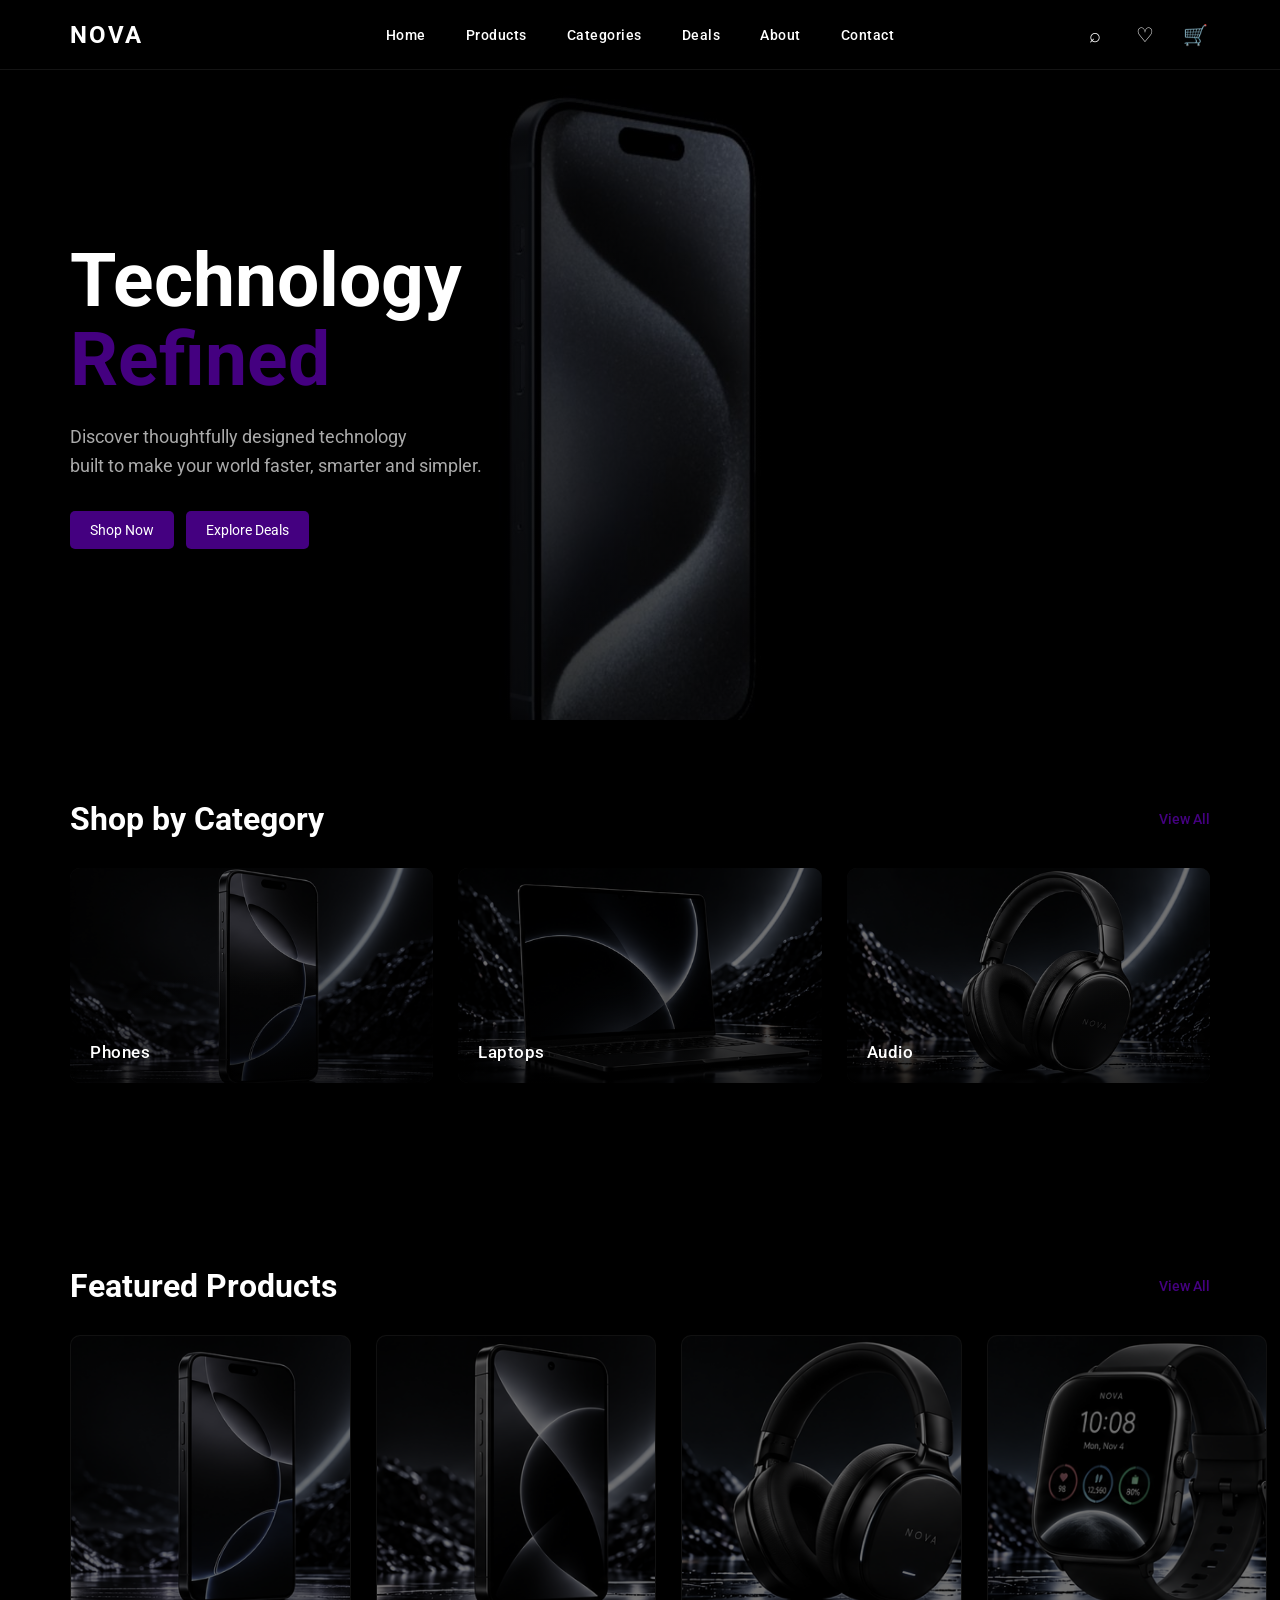
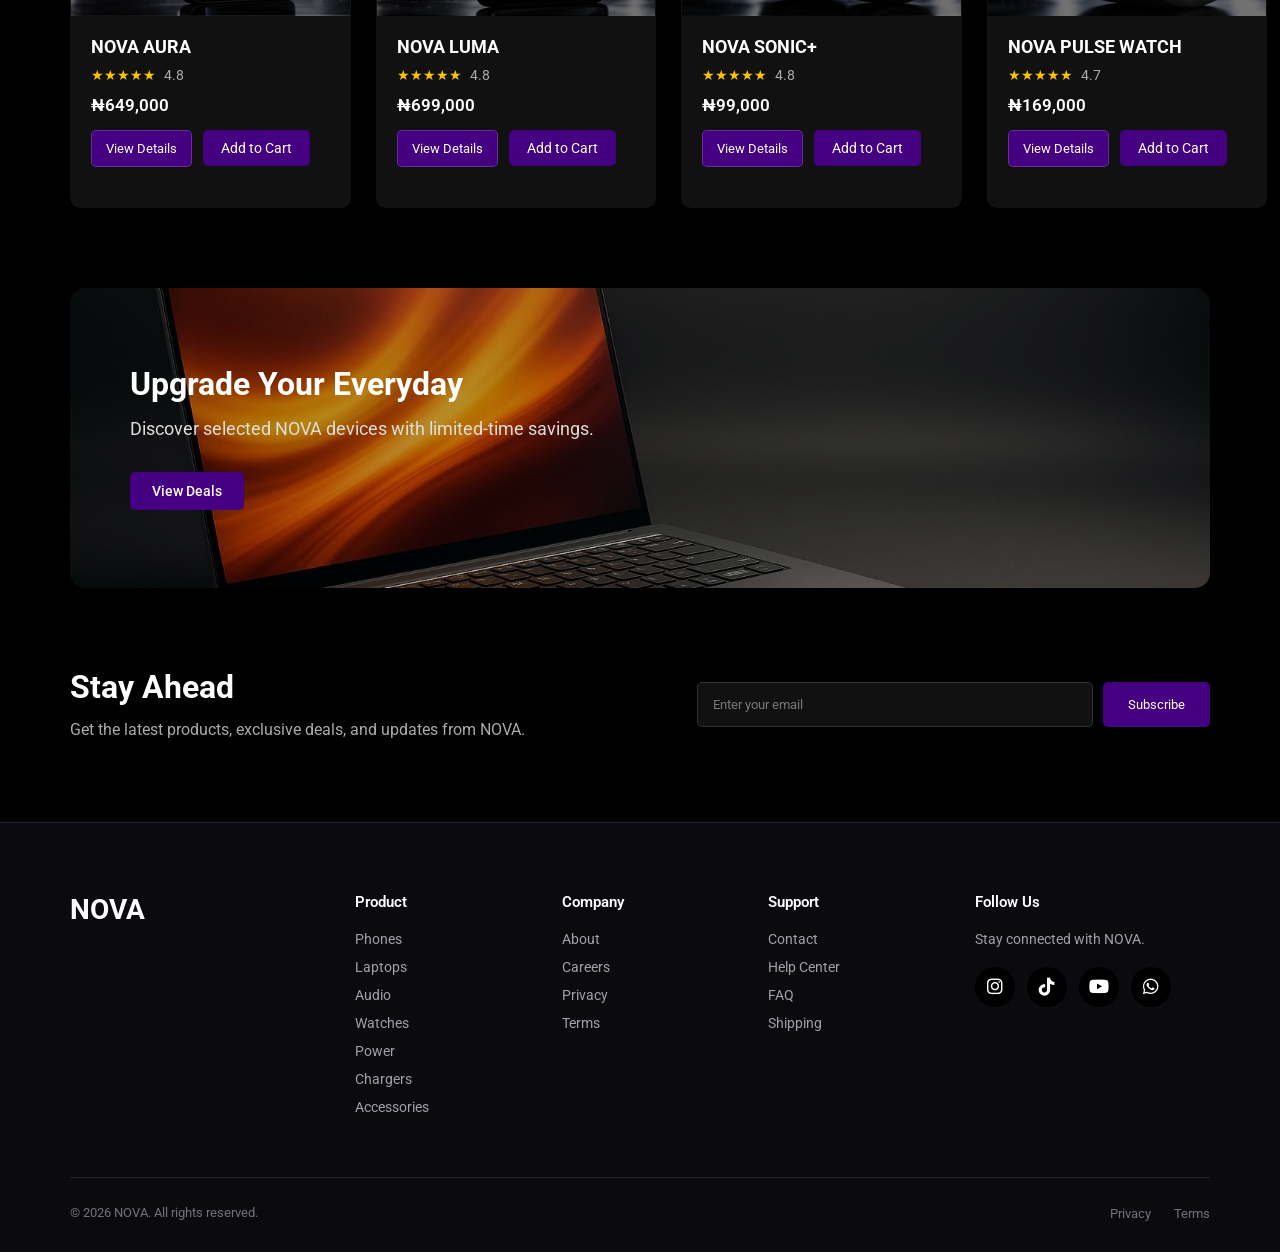
<file: index.html>
<!DOCTYPE html>

<html lang="en">

<head>

    <meta charset="UTF-8">

    <meta
        name="viewport"
        content="width=device-width, initial-scale=1.0"
    >

    <meta
        name="google-site-verification"
        content="E1t8seXe4FkP1gGQ0VygwPh6oIg7WVUODaqgXVJ8Ni4"
    >

    <link rel="stylesheet" href="style.css">

    <link
        rel="stylesheet"
        href="https://cdnjs.cloudflare.com/ajax/libs/font-awesome/6.5.2/css/all.min.css"
    >

    <title>NOVA | Technology Refined</title>

</head>

<body>


<header class="top-header">

    <a
        href="index.html"
        class="logo"
    >
        NOVA
    </a>

    <nav class="top-links">

        <a href="index.html">Home</a>
        <a href="Products.html">Products</a>
        <a href="Categories.html">Categories</a>
        <a href="Deals.html">Deals</a>
        <a href="about.html">About</a>
        <a href="Contact.html">Contact</a>

    </nav>

    <div class="nav-right">

        <button
            type="button"
            class="header-icon search-button"
            id="search-button"
            aria-label="Search"
        >
            ⌕
        </button>

        <a
            href="cart.html"
            class="header-icon cart-button"
            aria-label="Shopping cart"
        >
            🛒

            <span
                class="cart-count"
                id="cart-count"
            >
                0
            </span>
        </a>

        <button
            type="button"
            class="hamburger-button"
            id="menu-button"
            aria-label="Open menu"
            aria-expanded="false"
        >
            <span></span>
            <span></span>
            <span></span>
        </button>

    </div>

</header>


<div
    class="dropdown-overlay"
    id="dropdown-overlay"
></div>


<div
    class="search-dropdown"
    id="search-dropdown"
>

    <div class="search-box">

        <span class="search-symbol">
            ⌕
        </span>

        <input
            type="text"
            id="search-input"
            placeholder="Search products..."
            autocomplete="off"
        >

        <button
            type="button"
            class="close-search"
            id="close-search"
            aria-label="Close search"
        >
            ×
        </button>

    </div>

    <div
        class="search-results"
        id="search-results"
    ></div>

</div>


<section class="hero">

    <div class="hero-text">

        <h1 data-typewriter>

            <span class="technology">
                Technology
            </span>

            <span class="refined">
                Refined
            </span>

        </h1>

        <p>
            Discover thoughtfully designed technology
            <br>
            built to make your world faster, smarter and simpler.
        </p>

        <div class="hero-buttons">

            <button
                type="button"
                onclick="window.location.href='Products.html'"
            >
                Shop Now
            </button>

            <button
                type="button"
                onclick="window.location.href='Deals.html'"
            >
                Explore Deals
            </button>

        </div>

    </div>

</section>


<section class="categories">

    <div class="category-header">

        <h2>
            Shop by Category
        </h2>

        <a href="Categories.html">
            View All
        </a>

    </div>


    <div class="category-container">

        <div class="category-card">

            <a href="Products.html?category=phones">

                <img
                    src="aura-graphite-01.png"
                    alt="NOVA phones"
                >

            </a>

            <h3>

                <a href="Products.html?category=phones">
                    Phones
                </a>

            </h3>

        </div>


        <div class="category-card">

            <a href="Products.html?category=laptops">

                <img
                    src="vantage-graphite-01.png"
                    alt="NOVA laptops"
                >

            </a>

            <h3>

                <a href="Products.html?category=laptops">
                    Laptops
                </a>

            </h3>

        </div>


        <div class="category-card">

            <a href="Products.html?category=audio">

                <img
                    src="sonic-black-01.png"
                    alt="NOVA audio products"
                >

            </a>

            <h3>

                <a href="Products.html?category=audio">
                    Audio
                </a>

            </h3>

        </div>

    </div>

</section>


<section class="products">

    <div class="products-header">

        <h2>
            Featured Products
        </h2>

        <a href="Products.html">
            View All
        </a>

    </div>


    <div class="product-container">


        <div class="product-card">

            <div class="product-image">

                <img
                    src="aura-graphite-01.png"
                    alt="NOVA AURA"
                >

            </div>

            <div class="product-info">

                <h3>
                    NOVA AURA
                </h3>

                <p class="rating">
                    ★★★★★
                    <span>4.9</span>
                </p>

                <p class="price">
                    ₦649,000
                </p>

                <a
                    href="Product-details.html?id=nova-aura"
                    class="view-details"
                >
                    View Details
                </a>

                <button
                    type="button"
                    class="add-to-cart"
                    data-product-id="nova-aura"
                >
                    Add to Cart
                </button>

            </div>

        </div>


        <div class="product-card">

            <div class="product-image">

                <img
                    src="luma-black-01.png"
                    alt="NOVA LUMA"
                >

            </div>

            <div class="product-info">

                <h3>
                    NOVA LUMA
                </h3>

                <p class="rating">
                    ★★★★★
                    <span>4.8</span>
                </p>

                <p class="price">
                    ₦699,000
                </p>

                <a
                    href="Product-details.html?id=nova-luma"
                    class="view-details"
                >
                    View Details
                </a>

                <button
                    type="button"
                    class="add-to-cart"
                    data-product-id="nova-luma"
                >
                    Add to Cart
                </button>

            </div>

        </div>


        <div class="product-card">

            <div class="product-image">

                <img
                    src="sonic-plus-graphite-01.png"
                    alt="NOVA SONIC+"
                >

            </div>

            <div class="product-info">

                <h3>
                    NOVA SONIC+
                </h3>

                <p class="rating">
                    ★★★★★
                    <span>4.8</span>
                </p>

                <p class="price">
                    ₦99,000
                </p>

                <a
                    href="Product-details.html?id=nova-sonic-plus"
                    class="view-details"
                >
                    View Details
                </a>

                <button
                    type="button"
                    class="add-to-cart"
                    data-product-id="nova-sonic-plus"
                >
                    Add to Cart
                </button>

            </div>

        </div>


        <div class="product-card">

            <div class="product-image">

                <img
                    src="pulse-watch-graphite-01.png"
                    alt="NOVA PULSE WATCH"
                >

            </div>

            <div class="product-info">

                <h3>
                    NOVA PULSE WATCH
                </h3>

                <p class="rating">
                    ★★★★★
                    <span>4.7</span>
                </p>

                <p class="price">
                    ₦169,000
                </p>

                <a
                    href="Product-details.html?id=nova-pulse-watch"
                    class="view-details"
                >
                    View Details
                </a>

                <button
                    type="button"
                    class="add-to-cart"
                    data-product-id="nova-pulse-watch"
                >
                    Add to Cart
                </button>

            </div>

        </div>

    </div>

</section>


<section class="upgrade">

    <div class="upgrade-text">

        <h2>
            Upgrade Your Everyday
        </h2>

        <p>
            Discover selected NOVA devices with limited-time savings.
        </p>

        <a href="Deals.html">
            View Deals
        </a>

    </div>

</section>


<section class="newsletter">

    <div class="newsletter-text">

        <h2>
            Stay Ahead
        </h2>

        <p>
            Get the latest products, exclusive deals,
            and updates from NOVA.
        </p>

    </div>

    <div class="subscribe">

        <input
            type="email"
            placeholder="Enter your email"
        >

        <button type="submit">
            Subscribe
        </button>

    </div>

</section>


<footer class="footer">

    <div class="footer-content">

        <div class="footer-brand">

            <h2>
                NOVA
            </h2>

        </div>


        <div class="footer-column">

            <h3>
                Product
            </h3>

            <a href="Products.html?category=phones">
                Phones
            </a>

            <a href="Products.html?category=laptops">
                Laptops
            </a>

            <a href="Products.html?category=audio">
                Audio
            </a>

            <a href="Products.html?category=watches">
                Watches
            </a>

            <a href="Products.html?category=power">
                Power
            </a>

            <a href="Products.html?category=chargers">
                Chargers
            </a>

            <a href="Products.html?category=accessories">
                Accessories
            </a>

        </div>


        <div class="footer-column">

            <h3>
                Company
            </h3>

            <a href="about.html">
                About
            </a>

            <a href="#">
                Careers
            </a>

            <a href="#">
                Privacy
            </a>

            <a href="#">
                Terms
            </a>

        </div>


        <div class="footer-column">

            <h3>
                Support
            </h3>

            <a href="Contact.html">
                Contact
            </a>

            <a href="#">
                Help Center
            </a>

            <a href="#">
                FAQ
            </a>

            <a href="#">
                Shipping
            </a>

        </div>


        <div class="footer-social">

            <h3>
                Follow Us
            </h3>

            <p>
                Stay connected with NOVA.
            </p>

            <div class="social-icons">

                <a
                    href="https://instagram.com/iamprincekamsi/"
                    target="_blank"
                    rel="noopener noreferrer"
                    aria-label="Instagram"
                >
                    <i class="fab fa-instagram"></i>
                </a>

                <a
                    href="https://tiktok.com/@iamprincewill8/"
                    target="_blank"
                    rel="noopener noreferrer"
                    aria-label="TikTok"
                >
                    <i class="fab fa-tiktok"></i>
                </a>

                <a
                    href="https://youtube.com/@Princekamsiyochukwu"
                    target="_blank"
                    rel="noopener noreferrer"
                    aria-label="YouTube"
                >
                    <i class="fab fa-youtube"></i>
                </a>

                <a
                    href="https://wa.me/2348119819202/"
                    target="_blank"
                    rel="noopener noreferrer"
                    aria-label="WhatsApp"
                >
                    <i class="fab fa-whatsapp"></i>
                </a>

            </div>

        </div>

    </div>


    <div class="footer-bottom">

        <p>
            © 2026 NOVA. All rights reserved.
        </p>

        <div>

            <a href="#">
                Privacy
            </a>

            <a href="#">
                Terms
            </a>

        </div>

    </div>

</footer>


<button
    id="back-to-top"
    class="back-to-top"
    aria-label="Back to top"
>
    ↑
</button>


<script src="site.js"></script>

</body>

</html>
</file>
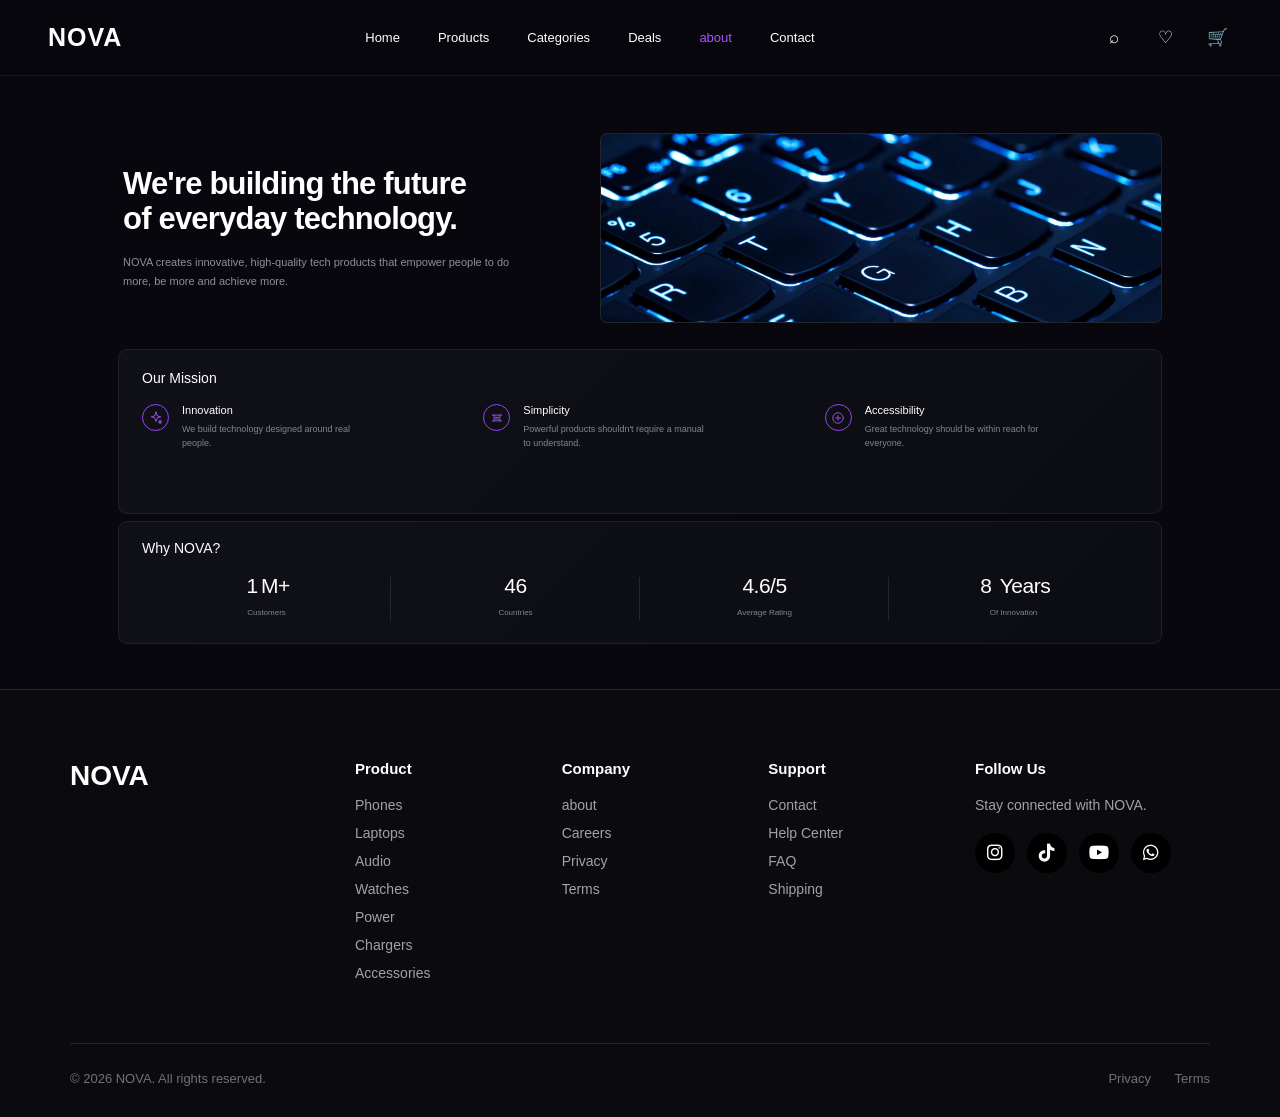
<file: about.html>
<!DOCTYPE html>
<html lang="en">

<head>

    <meta charset="UTF-8">
    <meta name="viewport" content="width=device-width, initial-scale=1.0">

    <title>NOVA | About</title>

    <link rel="stylesheet" href="about.css">
    <link rel="stylesheet" href="https://cdnjs.cloudflare.com/ajax/libs/font-awesome/6.5.2/css/all.min.css">

</head>

<body>

    <header class="top-header">

        <a href="index.html" class="logo">
            NOVA
        </a>

        <nav class="top-links">

            <a href="index.html">Home</a>
            <a href="Products.html">Products</a>
            <a href="Categories.html">Categories</a>
            <a href="Deals.html">Deals</a>
            <a href="about.html" class="active">about</a>
            <a href="Contact.html">Contact</a>

        </nav>

        <div class="nav-right">

            <button
                type="button"
                class="header-icon search-button"
                id="search-button"
                aria-label="Search"
            >
                ⌕
            </button>

            <a
                href="cart.html"
                class="header-icon cart-button"
                aria-label="Shopping cart"
            >
                🛒

                <span
                    class="cart-count"
                    id="cart-count"
                >
                    0
                </span>

            </a>

            <button
                type="button"
                class="hamburger-button"
                id="menu-button"
                aria-label="Open menu"
                aria-expanded="false"
            >
                <span></span>
                <span></span>
                <span></span>
            </button>

        </div>

    </header>

    <div
        class="dropdown-overlay"
        id="dropdown-overlay"
    ></div>

    <div
        class="search-dropdown"
        id="search-dropdown"
    >

        <div class="search-box">

            <span class="search-symbol">
                ⌕
            </span>

            <input
                type="search"
                id="search-input"
                placeholder="Search products..."
                autocomplete="off"
            >

            <button
                type="button"
                class="close-search"
                id="close-search"
                aria-label="Close search"
            >
                ×
            </button>

        </div>

        <div
            class="search-results"
            id="search-results"
        ></div>

    </div>

    <main>

        <section class="about-hero">

            <div class="about-intro">

                <h1>
                    We're building the future
                    <span>of everyday technology.</span>
                </h1>

                <p>
                    NOVA creates innovative, high-quality tech products
                    that empower people to do more, be more and achieve more.
                </p>

            </div>

            <div class="about-image">

                <img
                    src="generic image 8.jpg"
                    alt="NOVA technology store"
                >

            </div>

        </section>

        <section class="mission-section">

            <h2>Our Mission</h2>

            <div class="mission-grid">

                <article class="mission-card">

                    <div class="mission-icon">

                        <svg viewBox="0 0 24 24" aria-hidden="true">

                            <path d="M12 2l2.2 6.3L20 10l-5.8 1.7L12 18l-2.2-6.3L4 10l5.8-1.7L12 2z"></path>
                            <path d="M19 16l.8 2.2L22 19l-2.2.8L19 22l-.8-2.2L16 19l2.2-.8L19 16z"></path>

                        </svg>

                    </div>

                    <h3>Innovation</h3>

                    <p>
                        We build technology designed around real people.
                    </p>

                </article>

                <article class="mission-card">

                    <div class="mission-icon">

                        <svg viewBox="0 0 24 24" aria-hidden="true">

                            <path d="M4 7h16"></path>
                            <path d="M7 7v10"></path>
                            <path d="M17 7v10"></path>
                            <path d="M4 17h16"></path>
                            <path d="M9 11h6"></path>
                            <path d="M9 14h6"></path>

                        </svg>

                    </div>

                    <h3>Simplicity</h3>

                    <p>
                        Powerful products shouldn't require a manual to understand.
                    </p>

                </article>

                <article class="mission-card">

                    <div class="mission-icon">

                        <svg viewBox="0 0 24 24" aria-hidden="true">

                            <circle cx="12" cy="12" r="9"></circle>
                            <path d="M12 8v8"></path>
                            <path d="M8 12h8"></path>

                        </svg>

                    </div>

                    <h3>Accessibility</h3>

                    <p>
                        Great technology should be within reach for everyone.
                    </p>

                </article>

            </div>

        </section>

        <section class="stats-section">

            <h2>Why NOVA?</h2>

            <div class="stats-grid">

                <article class="stat-card">

                    <div class="stat-number">

                        <span
                            class="counter"
                            data-target="2"
                        >0</span>M+

                    </div>

                    <p>Customers</p>

                </article>

                <article class="stat-card">

                    <div class="stat-number">

                        <span
                            class="counter"
                            data-target="48"
                        >0</span>

                    </div>

                    <p>Countries</p>

                </article>

                <article class="stat-card">

                    <div class="stat-number">

                        <span
                            class="counter"
                            data-target="4.9"
                            data-decimal="true"
                        >0.0</span>/5

                    </div>

                    <p>Average Rating</p>

                </article>

                <article class="stat-card">

                    <div class="stat-number">

                        <span
                            class="counter"
                            data-target="10"
                        >0</span> Years

                    </div>

                    <p>Of Innovation</p>

                </article>

            </div>

        </section>

    </main>

    <footer class="footer">

        <div class="footer-content">

            <div class="footer-brand">

                <h2>NOVA</h2>

            </div>

            <div class="footer-column">

                <h3>Product</h3>

                <a href="Products.html?category=phones">
                    Phones
                </a>

                <a href="Products.html?category=laptops">
                    Laptops
                </a>

                <a href="Products.html?category=audio">
                    Audio
                </a>

                <a href="Products.html?category=watches">
                    Watches
                </a>

                <a href="Products.html?category=power">
                    Power
                </a>

                <a href="Products.html?category=chargers">
                    Chargers
                </a>

                <a href="Products.html?category=accessories">
                    Accessories
                </a>

            </div>

            <div class="footer-column">

                <h3>Company</h3>

                <a href="about.html">
                    about
                </a>

                <a href="#">
                    Careers
                </a>

                <a href="#">
                    Privacy
                </a>

                <a href="#">
                    Terms
                </a>

            </div>

            <div class="footer-column">

                <h3>Support</h3>

                <a href="Contact.html">
                    Contact
                </a>

                <a href="#">
                    Help Center
                </a>

                <a href="#">
                    FAQ
                </a>

                <a href="#">
                    Shipping
                </a>

            </div>

            <div class="footer-social">

                <h3>Follow Us</h3>

                <p>
                    Stay connected with NOVA.
                </p>

                <div class="social-icons">

                    <a
                        href="https://instagram.com/iamprincekamsi/"
                        target="_blank"
                        rel="noopener noreferrer"
                        aria-label="Instagram"
                    >
                        <i class="fab fa-instagram"></i>
                    </a>

                    <a
                        href="https://tiktok.com/@iamprincewill8/"
                        target="_blank"
                        rel="noopener noreferrer"
                        aria-label="TikTok"
                    >
                        <i class="fab fa-tiktok"></i>
                    </a>

                    <a
                        href="https://youtube.com/@Princekamsiyochukwu"
                        target="_blank"
                        rel="noopener noreferrer"
                        aria-label="YouTube"
                    >
                        <i class="fab fa-youtube"></i>
                    </a>

                    <a
                        href="https://wa.me/2348119819202/"
                        target="_blank"
                        rel="noopener noreferrer"
                        aria-label="WhatsApp"
                    >
                        <i class="fab fa-whatsapp"></i>
                    </a>

                </div>

            </div>

        </div>

        <div class="footer-bottom">

            <p>
                © 2026 NOVA. All rights reserved.
            </p>

            <div>

                <a href="#">
                    Privacy
                </a>

                <a href="#">
                    Terms
                </a>

            </div>

        </div>

    </footer>

    <script src="Product.js"></script>
    <script src="site.js"></script>
    <script src="About.js"></script>

</body>

</html>
</file>
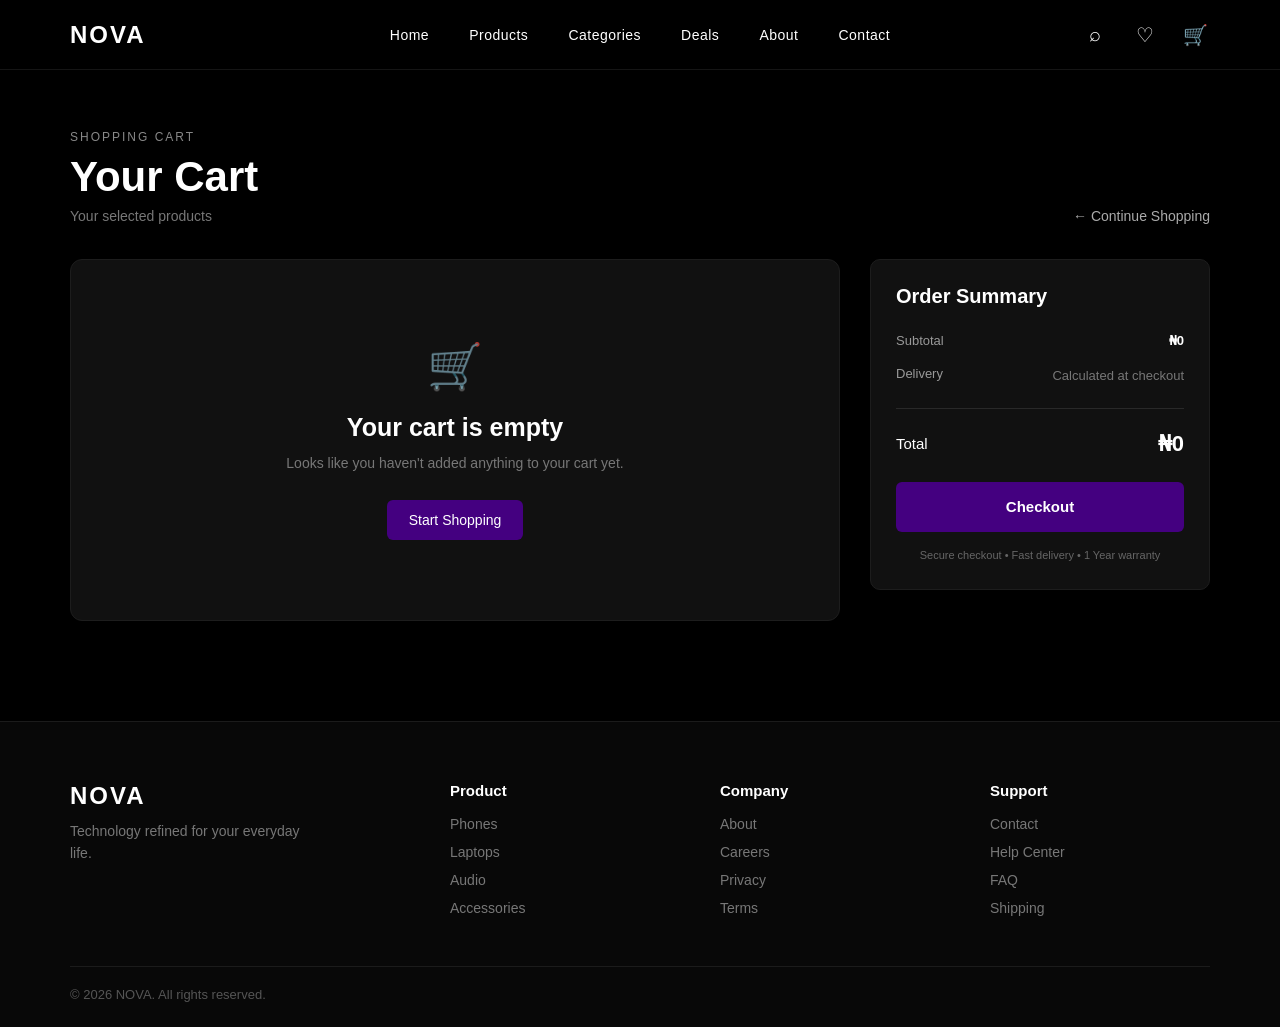
<file: cart.html>
<!DOCTYPE html>
<html lang="en">

<head>

    <meta charset="UTF-8">

    <meta
        name="viewport"
        content="width=device-width, initial-scale=1.0"
    >

    <title>NOVA | Your Cart</title>

    <link
        rel="stylesheet"
        href="cart.css"
    >

</head>

<body>

    <header class="top-header">

        <a
            href="index.html"
            class="logo"
        >
            NOVA
        </a>

        <nav class="top-links">

            <a href="index.html">
                Home
            </a>

            <a href="Products.html">
                Products
            </a>

            <a href="Categories.html">
                Categories
            </a>

            <a href="Deals.html">
                Deals
            </a>

            <a href="about.html">
                About
            </a>

            <a href="Contact.html">Contact</a>

        </nav>

        <div class="nav-right">

            <button
                type="button"
                class="header-icon search-button"
                id="search-button"
                aria-label="Search"
            >
                ⌕
            </button>

            <a
                href="cart.html"
                class="header-icon cart-button"
                aria-label="Shopping cart"
            >
                🛒

                <span
                    class="cart-count"
                    id="cart-count"
                >
                    0
                </span>
            </a>

            

        </div>

    </header>


    <div
        class="search-dropdown"
        id="search-dropdown"
    >

        <div class="search-box">

            <span class="search-symbol">
                ⌕
            </span>

            <input
                type="text"
                id="search-input"
                placeholder="Search products..."
                autocomplete="off"
            >

            <button
                type="button"
                class="close-search"
                id="close-search"
                aria-label="Close search"
            >
                ×
            </button>

        </div>

        <div
            class="search-results"
            id="search-results"
        ></div>

    </div>


    <div
        class="dropdown-overlay"
        id="dropdown-overlay"
    ></div>


    <main class="cart-page">

        <div class="cart-header">

            <div>

                <p class="cart-label">
                    SHOPPING CART
                </p>

                <h1>
                    Your Cart
                </h1>

                <p id="cart-item-text">
                    Your selected products
                </p>

            </div>

            <a
                href="Products.html"
                class="continue-shopping"
            >
                ← Continue Shopping
            </a>

        </div>


        <div class="cart-layout">

            <section class="cart-items-section">

                <div
                    id="cart-items"
                    class="cart-items"
                ></div>


                <div
                    id="empty-cart"
                    class="empty-cart"
                >

                    <div class="empty-cart-icon">
                        🛒
                    </div>

                    <h2>
                        Your cart is empty
                    </h2>

                    <p>
                        Looks like you haven't added anything to your cart yet.
                    </p>

                    <a href="Products.html">
                        Start Shopping
                    </a>

                </div>

            </section>


            <aside class="cart-summary">

                <h2>
                    Order Summary
                </h2>

                <div class="summary-row">

                    <span>
                        Subtotal
                    </span>

                    <strong id="cart-subtotal">
                        ₦0
                    </strong>

                </div>


                <div class="summary-row">

                    <span>
                        Delivery
                    </span>

                    <span>
                        Calculated at checkout
                    </span>

                </div>


                <div class="summary-line"></div>


                <div class="summary-total">

                    <span>
                        Total
                    </span>

                    <strong id="cart-total">
                        ₦0
                    </strong>

                </div>


                <button
                    type="button"
                    class="checkout-button"
                    id="checkout-button"
                >
                    Checkout
                </button>


                <p class="secure-text">
                    Secure checkout • Fast delivery • 1 Year warranty
                </p>

            </aside>

        </div>

    </main>


    <footer class="footer">

        <div class="footer-content">

            <div class="footer-brand">

                <h2>
                    NOVA
                </h2>

                <p>
                    Technology refined for your everyday life.
                </p>

            </div>


            <div class="footer-column">

                <h3>
                    Product
                </h3>

                <a href="Products.html">
                    Phones
                </a>

                <a href="Products.html">
                    Laptops
                </a>

                <a href="Products.html">
                    Audio
                </a>

                <a href="Products.html">
                    Accessories
                </a>

            </div>


            <div class="footer-column">

                <h3>
                    Company
                </h3>

                <a href="about.html">
                    About
                </a>

                <a href="#">
                    Careers
                </a>

                <a href="#">
                    Privacy
                </a>

                <a href="#">
                    Terms
                </a>

            </div>


            <div class="footer-column">

                <h3>
                    Support
                </h3>

                <a href="#">
                    Contact
                </a>

                <a href="#">
                    Help Center
                </a>

                <a href="#">
                    FAQ
                </a>

                <a href="#">
                    Shipping
                </a>

            </div>

        </div>


        <div class="footer-bottom">

            <p>
                © 2026 NOVA. All rights reserved.
            </p>

        </div>

    </footer>


    <script src="Product.js"></script>
    <script src="site.js"></script>
    <script src="cart.js"></script>

</body>

</html>
</file>
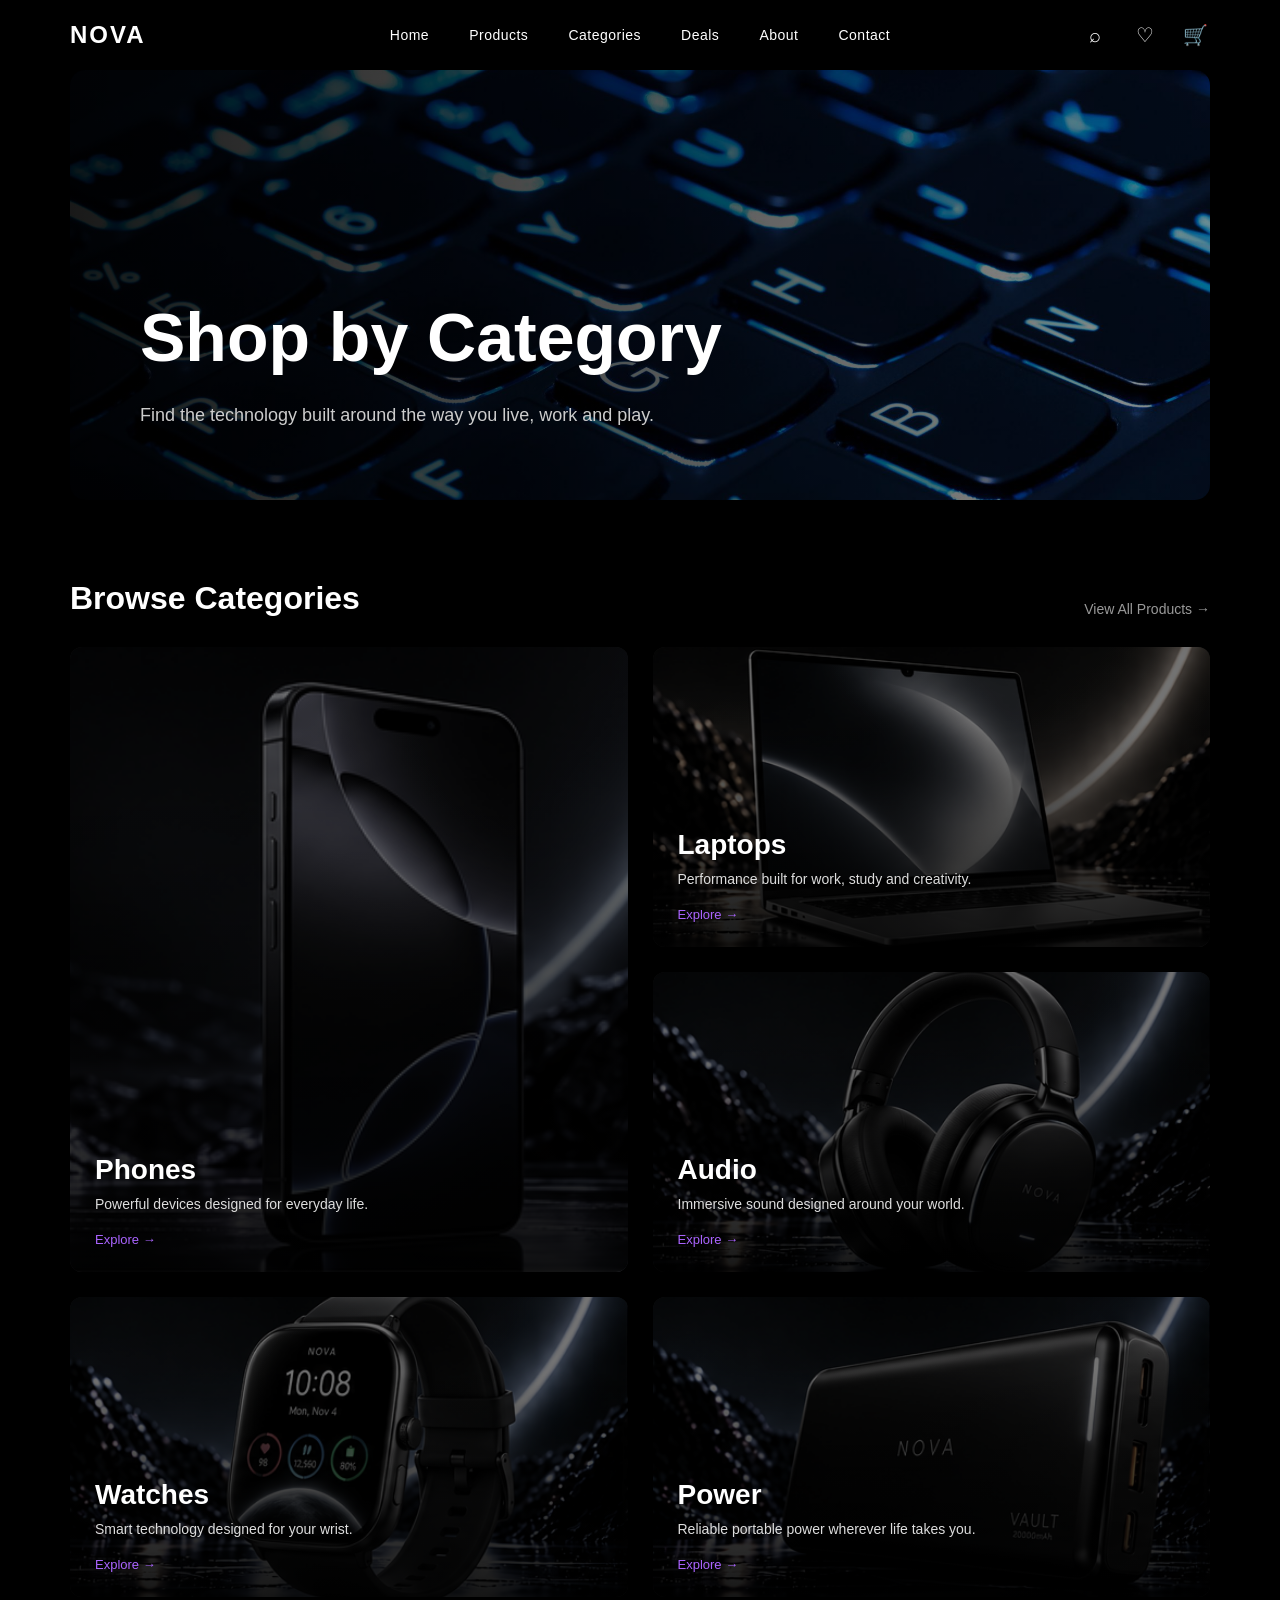
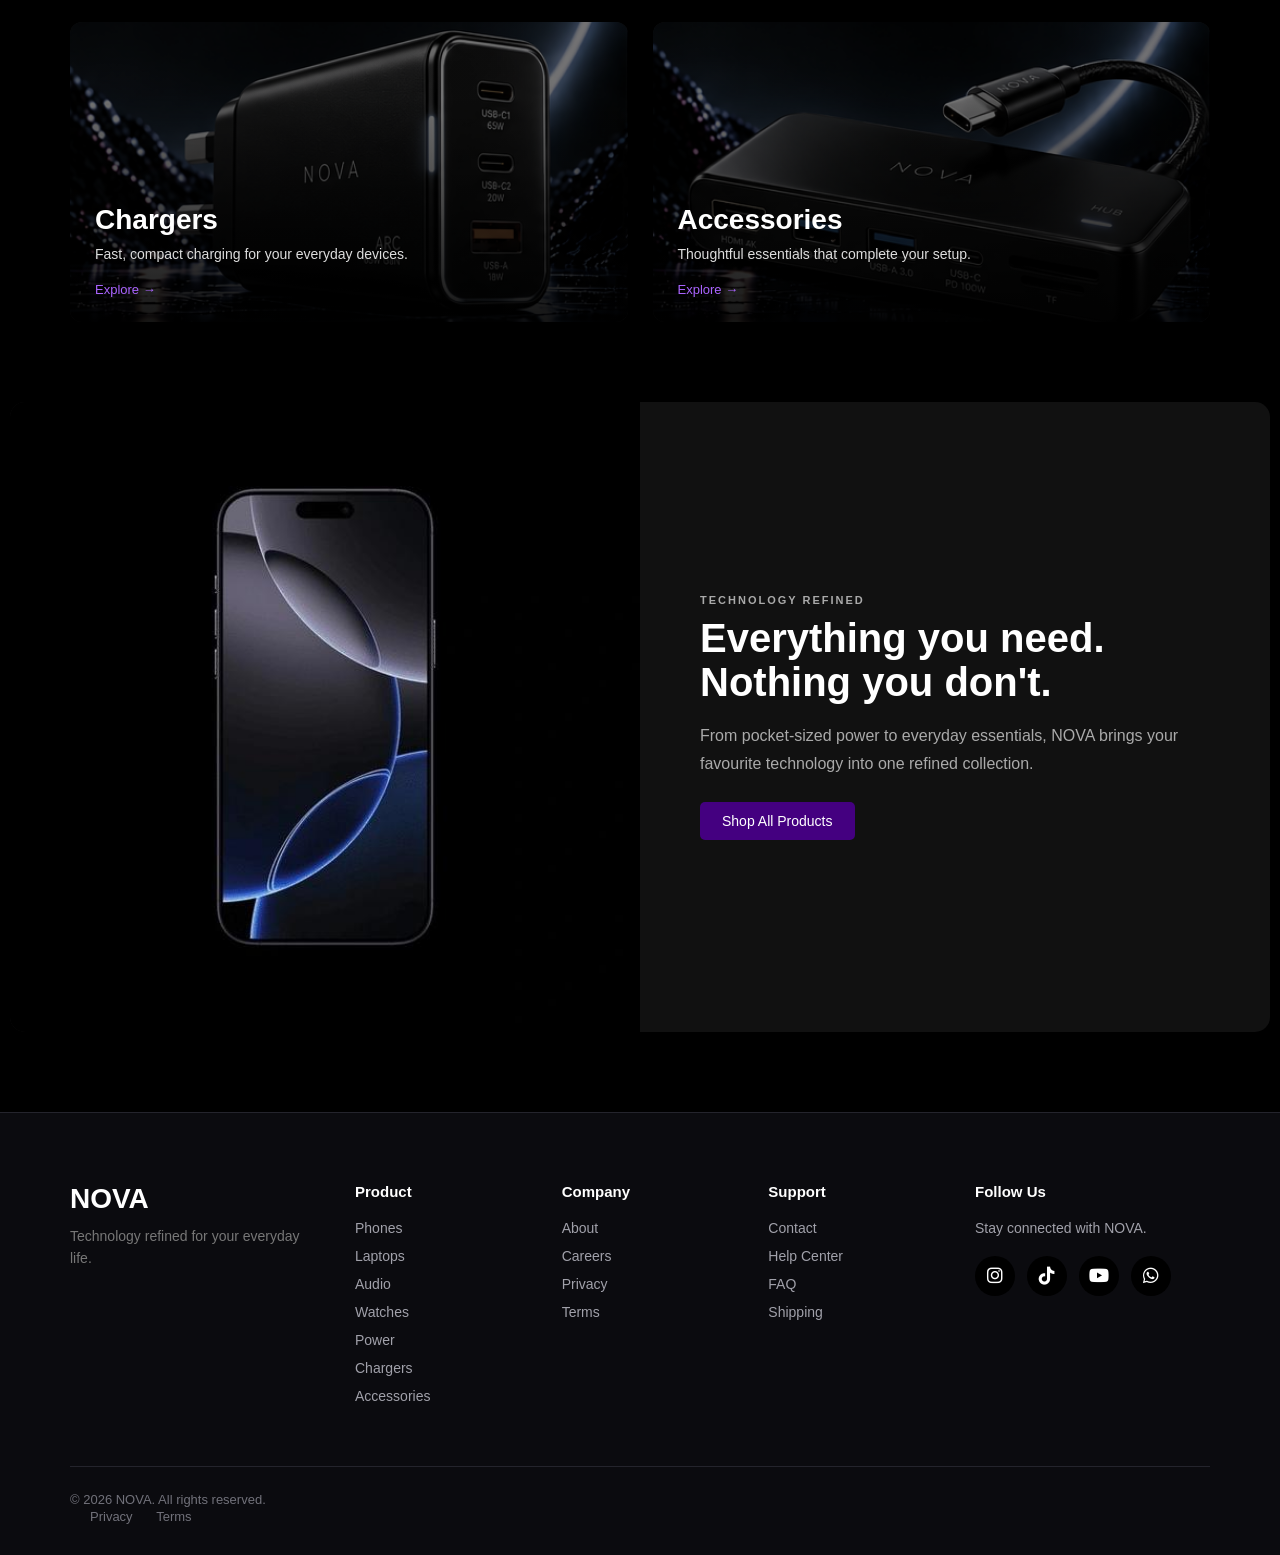
<file: Categories.html>
<!DOCTYPE html>

<html lang="en">

<head>

    <meta charset="UTF-8">

    <meta
        name="viewport"
        content="width=device-width, initial-scale=1.0"
    >

    <title>NOVA | Categories</title>

    <link
        rel="stylesheet"
        href="Categories.css"
    >

    <link
        rel="stylesheet"
        href="https://cdnjs.cloudflare.com/ajax/libs/font-awesome/6.5.2/css/all.min.css"
    >

</head>

<body class="categories-page">


<header class="top-header">

    <a
        href="index.html"
        class="logo"
    >
        NOVA
    </a>

    <nav class="top-links">

        <a href="index.html">Home</a>
        <a href="Products.html">Products</a>
        <a href="Categories.html">Categories</a>
        <a href="Deals.html">Deals</a>
        <a href="about.html">About</a>
        <a href="Contact.html">Contact</a>

    </nav>

    <div class="nav-right">

        <button
            type="button"
            class="header-icon search-button"
            id="search-button"
            aria-label="Search"
        >
            ⌕
        </button>

        <a
            href="cart.html"
            class="header-icon cart-button"
            aria-label="Shopping cart"
        >
            🛒

            <span
                class="cart-count"
                id="cart-count"
            >
                0
            </span>

        </a>

        <button
            type="button"
            class="hamburger-button"
            id="menu-button"
            aria-label="Open menu"
            aria-expanded="false"
        >
            <span></span>
            <span></span>
            <span></span>
        </button>

    </div>

</header>


<div
    class="search-dropdown"
    id="search-dropdown"
>

    <div class="search-box">

        <span class="search-symbol">
            ⌕
        </span>

        <input
            type="text"
            id="search-input"
            placeholder="Search products..."
            autocomplete="off"
        >

        <button
            type="button"
            class="close-search"
            id="close-search"
            aria-label="Close search"
        >
            ×
        </button>

    </div>

    <div
        class="search-results"
        id="search-results"
    ></div>

</div>


<div
    class="dropdown-overlay"
    id="dropdown-overlay"
></div>


<main>


<section class="categories-hero">

    <div class="categories-hero-content">

        <h1 data-typewriter>
            Shop by Category
        </h1>

        <p>
            Find the technology built around the way you live, work and play.
        </p>

    </div>

</section>


<section class="category-section">

    <div class="section-heading">

        <div>

            <h2>
                Browse Categories
            </h2>

        </div>

        <a href="Products.html">
            View All Products →
        </a>

    </div>


    <div class="category-grid">


        <a
            href="Products.html?category=phones"
            class="category-card category-large"
        >

            <img
                src="aura-graphite-01.png"
                alt="NOVA Phones"
            >

            <div class="card-overlay"></div>

            <div class="category-content">


                <h3>
                    Phones
                </h3>

                <p>
                    Powerful devices designed for everyday life.
                </p>

                <strong>
                    Explore →
                </strong>

            </div>

        </a>


        <a
            href="Products.html?category=laptops"
            class="category-card"
        >

            <img
                src="edge-silver-01.png"
                alt="NOVA Laptops"
            >

            <div class="card-overlay"></div>

            <div class="category-content">


                <h3>
                    Laptops
                </h3>

                <p>
                    Performance built for work, study and creativity.
                </p>

                <strong>
                    Explore →
                </strong>

            </div>

        </a>


        <a
            href="Products.html?category=audio"
            class="category-card"
        >

            <img
                src="sonic-plus-graphite-01.png"
                alt="NOVA Audio"
            >

            <div class="card-overlay"></div>

            <div class="category-content">


                <h3>
                    Audio
                </h3>

                <p>
                    Immersive sound designed around your world.
                </p>

                <strong>
                    Explore →
                </strong>

            </div>

        </a>


        <a
            href="Products.html?category=watches"
            class="category-card"
        >

            <img
                src="pulse-watch-graphite-01.png"
                alt="NOVA Watches"
            >

            <div class="card-overlay"></div>

            <div class="category-content">


                <h3>
                    Watches
                </h3>

                <p>
                    Smart technology designed for your wrist.
                </p>

                <strong>
                    Explore →
                </strong>

            </div>

        </a>


        <a
            href="Products.html?category=power"
            class="category-card"
        >

            <img
                src="vault-black-01.png"
                alt="NOVA Power"
            >

            <div class="card-overlay"></div>

            <div class="category-content">


                <h3>
                    Power
                </h3>

                <p>
                    Reliable portable power wherever life takes you.
                </p>

                <strong>
                    Explore →
                </strong>

            </div>

        </a>


        <a
            href="Products.html?category=chargers"
            class="category-card"
        >

            <img
                src="arc-black-01.png"
                alt="NOVA Chargers"
            >

            <div class="card-overlay"></div>

            <div class="category-content">


                <h3>
                    Chargers
                </h3>

                <p>
                    Fast, compact charging for your everyday devices.
                </p>

                <strong>
                    Explore →
                </strong>

            </div>

        </a>


        <a
            href="Products.html?category=accessories"
            class="category-card"
        >

            <img
                src="hub-graphite-01.png"
                alt="NOVA Accessories"
            >

            <div class="card-overlay"></div>

            <div class="category-content">


                <h3>
                    Accessories
                </h3>

                <p>
                    Thoughtful essentials that complete your setup.
                </p>

                <strong>
                    Explore →
                </strong>

            </div>

        </a>


    </div>

</section>


<section class="category-feature">

    <div class="feature-image">

        <img
            src="generic image 3.jpg"
            alt="NOVA technology collection"
        >

    </div>

    <div class="feature-content">

        <p class="eyebrow">
            TECHNOLOGY REFINED
        </p>

        <h2>
            Everything you need.
            Nothing you don't.
        </h2>

        <p>
            From pocket-sized power to everyday essentials,
            NOVA brings your favourite technology into one
            refined collection.
        </p>

        <a
            href="Products.html"
            class="feature-button"
        >
            Shop All Products
        </a>

    </div>

</section>


</main>


<footer class="footer">

    <div class="footer-content">

        <div class="footer-brand">

            <h2>
                NOVA
            </h2>

            <p>
                Technology refined for your everyday life.
            </p>

        </div>


        <div class="footer-column">

            <h3>
                Product
            </h3>

            <a href="Products.html?category=phones">
                Phones
            </a>

            <a href="Products.html?category=laptops">
                Laptops
            </a>

            <a href="Products.html?category=audio">
                Audio
            </a>

            <a href="Products.html?category=watches">
                Watches
            </a>

            <a href="Products.html?category=power">
                Power
            </a>

            <a href="Products.html?category=chargers">
                Chargers
            </a>

            <a href="Products.html?category=accessories">
                Accessories
            </a>

        </div>


        <div class="footer-column">

            <h3>
                Company
            </h3>

            <a href="about.html">
                About
            </a>

            <a href="#">
                Careers
            </a>

            <a href="#">
                Privacy
            </a>

            <a href="#">
                Terms
            </a>

        </div>


        <div class="footer-column">

            <h3>
                Support
            </h3>

            <a href="Contact.html">
                Contact
            </a>

            <a href="#">
                Help Center
            </a>

            <a href="#">
                FAQ
            </a>

            <a href="#">
                Shipping
            </a>

        </div>


        <div class="footer-social">

            <h3>
                Follow Us
            </h3>

            <p>
                Stay connected with NOVA.
            </p>

            <div class="social-icons">

                <a
                    href="https://instagram.com/iamprincekamsi/"
                    target="_blank"
                    rel="noopener noreferrer"
                    aria-label="Instagram"
                >
                    <i class="fab fa-instagram"></i>
                </a>

                <a
                    href="https://tiktok.com/@iamprincewill8/"
                    target="_blank"
                    rel="noopener noreferrer"
                    aria-label="TikTok"
                >
                    <i class="fab fa-tiktok"></i>
                </a>

                <a
                    href="https://youtube.com/@Princekamsiyochukwu"
                    target="_blank"
                    rel="noopener noreferrer"
                    aria-label="YouTube"
                >
                    <i class="fab fa-youtube"></i>
                </a>

                <a
                    href="https://wa.me/2348119819202/"
                    target="_blank"
                    rel="noopener noreferrer"
                    aria-label="WhatsApp"
                >
                    <i class="fab fa-whatsapp"></i>
                </a>

            </div>

        </div>

    </div>


    <div class="footer-bottom">

        <p>
            © 2026 NOVA. All rights reserved.
        </p>

        <div>

            <a href="#">
                Privacy
            </a>

            <a href="#">
                Terms
            </a>

        </div>

    </div>

</footer>


<script src="site.js"></script>


<script>
document.addEventListener("DOMContentLoaded", () => {
    const cards = document.querySelectorAll(".category-grid .category-card");

    cards.forEach((card) => {
        const rect = card.getBoundingClientRect();
        const cardCenter = rect.left + rect.width / 2;
        const viewportCenter = window.innerWidth / 2;

        if (cardCenter < viewportCenter) {
            card.classList.add("nova-slide-left");
        } else {
            card.classList.add("nova-slide-right");
        }
    });

    const observer = new IntersectionObserver(
        (entries) => {
            entries.forEach((entry) => {
                if (entry.isIntersecting) {
                    entry.target.classList.add("nova-card-visible");
                    observer.unobserve(entry.target);
                }
            });
        },
        {
            threshold: 0.15
        }
    );

    cards.forEach((card) => {
        observer.observe(card);
    });
});
</script>


</body>

</html>
</file>
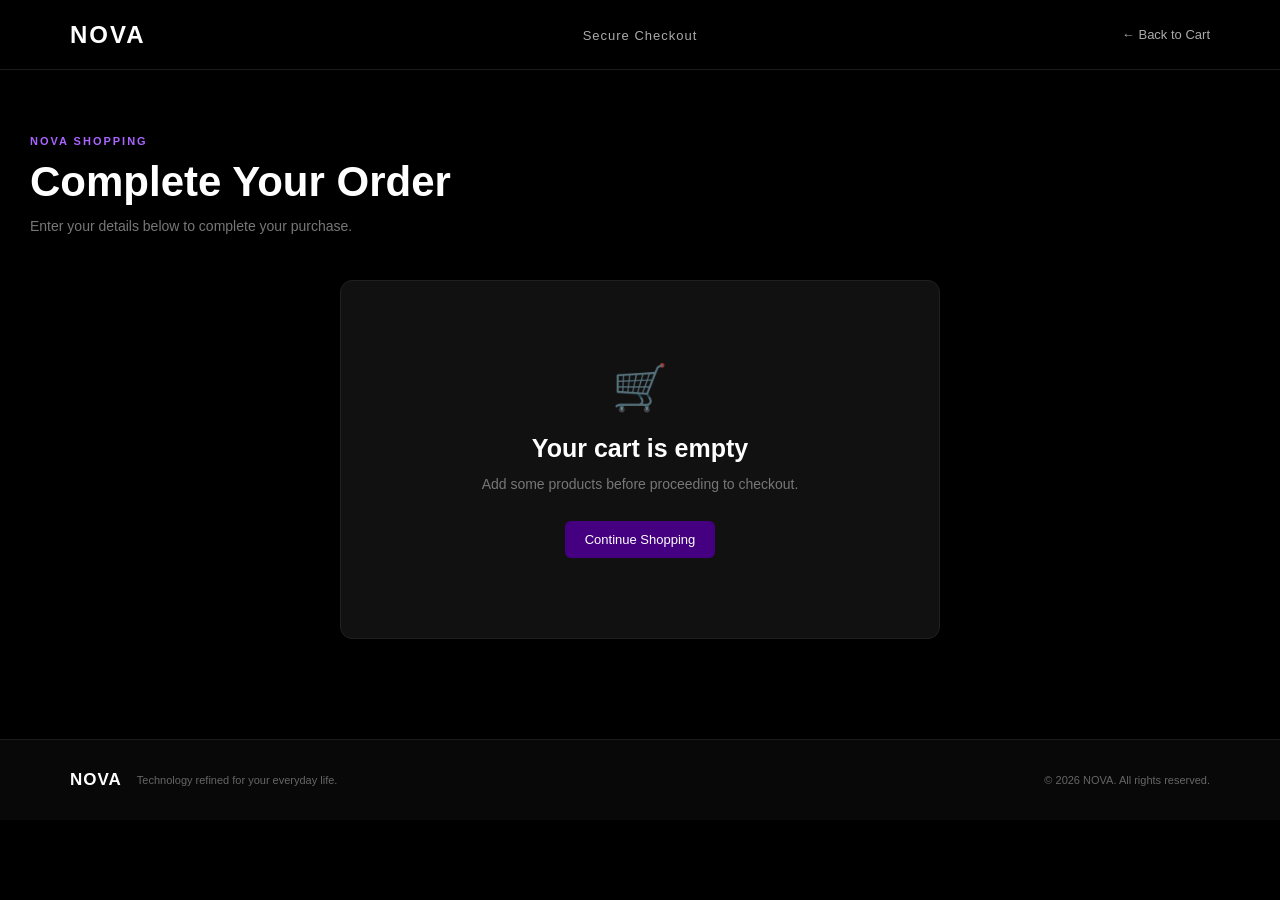
<file: Checkout.html>
<!DOCTYPE html>
<html lang="en">

<head>

    <meta charset="UTF-8">

    <meta
        name="viewport"
        content="width=device-width, initial-scale=1.0"
    >

    <title>NOVA | Checkout</title>

    <link
        rel="stylesheet"
        href="Checkout.css"
    >

</head>

<body>

    <header class="checkout-header">

        <a
            href="index.html"
            class="checkout-logo"
        >
            NOVA
        </a>


        <div class="checkout-title">

            <span>
                Secure Checkout
            </span>

        </div>


        <a
            href="cart.html"
            class="back-cart"
        >
            ← Back to Cart
        </a>

    </header>


    <main class="checkout-page">

        <div class="checkout-heading">

            <p>
                NOVA SHOPPING
            </p>

            <h1>
                Complete Your Order
            </h1>

            <span>
                Enter your details below to complete your purchase.
            </span>

        </div>


        <div
            class="empty-checkout"
            id="empty-checkout"
        >

            <div class="empty-checkout-icon">
                🛒
            </div>

            <h2>
                Your cart is empty
            </h2>

            <p>
                Add some products before proceeding to checkout.
            </p>

            <a href="Products.html">
                Continue Shopping
            </a>

        </div>


        <form
            class="checkout-layout"
            id="checkout-form"
        >

            <div class="checkout-left">


                <section class="checkout-card">

                    <div class="section-heading">

                        <span class="section-number">
                            01
                        </span>

                        <div>

                            <h2>
                                Contact Information
                            </h2>

                            <p>
                                How can we reach you?
                            </p>

                        </div>

                    </div>


                    <div class="form-grid">

                        <div class="form-group full">

                            <label for="full-name">
                                Full Name
                            </label>

                            <input
                                type="text"
                                id="full-name"
                                name="fullName"
                                placeholder="Enter your full name"
                                autocomplete="name"
                                required
                            >

                        </div>


                        <div class="form-group">

                            <label for="email">
                                Email Address
                            </label>

                            <input
                                type="email"
                                id="email"
                                name="email"
                                placeholder="you@example.com"
                                autocomplete="email"
                                required
                            >

                        </div>


                        <div class="form-group">

                            <label for="phone">
                                Phone Number
                            </label>

                            <input
                                type="tel"
                                id="phone"
                                name="phone"
                                placeholder="08012345678"
                                autocomplete="tel"
                                required
                            >

                        </div>

                    </div>

                </section>


                <section class="checkout-card">

                    <div class="section-heading">

                        <span class="section-number">
                            02
                        </span>

                        <div>

                            <h2>
                                Delivery Address
                            </h2>

                            <p>
                                Where should we deliver your order?
                            </p>

                        </div>

                    </div>


                    <div class="form-grid">

                        <div class="form-group full">

                            <label for="address">
                                Street Address
                            </label>

                            <input
                                type="text"
                                id="address"
                                name="address"
                                placeholder="House number, street name"
                                autocomplete="street-address"
                                required
                            >

                        </div>


                        <div class="form-group">

                            <label for="city">
                                City
                            </label>

                            <input
                                type="text"
                                id="city"
                                name="city"
                                placeholder="Enter city"
                                autocomplete="address-level2"
                                required
                            >

                        </div>


                        <div class="form-group">

                            <label for="state">
                                State
                            </label>

                            <select
                                id="state"
                                name="state"
                                required
                            >

                                <option value="">
                                    Select state
                                </option>

                                <option value="Abia">
                                    Abia
                                </option>

                                <option value="Adamawa">
                                    Adamawa
                                </option>

                                <option value="Akwa Ibom">
                                    Akwa Ibom
                                </option>

                                <option value="Anambra">
                                    Anambra
                                </option>

                                <option value="Bauchi">
                                    Bauchi
                                </option>

                                <option value="Bayelsa">
                                    Bayelsa
                                </option>

                                <option value="Benue">
                                    Benue
                                </option>

                                <option value="Borno">
                                    Borno
                                </option>

                                <option value="Cross River">
                                    Cross River
                                </option>

                                <option value="Delta">
                                    Delta
                                </option>

                                <option value="Ebonyi">
                                    Ebonyi
                                </option>

                                <option value="Edo">
                                    Edo
                                </option>

                                <option value="Ekiti">
                                    Ekiti
                                </option>

                                <option value="Enugu">
                                    Enugu
                                </option>

                                <option value="Gombe">
                                    Gombe
                                </option>

                                <option value="Imo">
                                    Imo
                                </option>

                                <option value="Jigawa">
                                    Jigawa
                                </option>

                                <option value="Kaduna">
                                    Kaduna
                                </option>

                                <option value="Kano">
                                    Kano
                                </option>

                                <option value="Katsina">
                                    Katsina
                                </option>

                                <option value="Kebbi">
                                    Kebbi
                                </option>

                                <option value="Kogi">
                                    Kogi
                                </option>

                                <option value="Kwara">
                                    Kwara
                                </option>

                                <option value="Lagos">
                                    Lagos
                                </option>

                                <option value="Nasarawa">
                                    Nasarawa
                                </option>

                                <option value="Niger">
                                    Niger
                                </option>

                                <option value="Ogun">
                                    Ogun
                                </option>

                                <option value="Ondo">
                                    Ondo
                                </option>

                                <option value="Osun">
                                    Osun
                                </option>

                                <option value="Oyo">
                                    Oyo
                                </option>

                                <option value="Plateau">
                                    Plateau
                                </option>

                                <option value="Rivers">
                                    Rivers
                                </option>

                                <option value="Sokoto">
                                    Sokoto
                                </option>

                                <option value="Taraba">
                                    Taraba
                                </option>

                                <option value="Yobe">
                                    Yobe
                                </option>

                                <option value="Zamfara">
                                    Zamfara
                                </option>

                                <option value="FCT">
                                    Federal Capital Territory
                                </option>

                            </select>

                        </div>


                        <div class="form-group full">

                            <label for="landmark">
                                Landmark
                            </label>

                            <input
                                type="text"
                                id="landmark"
                                name="landmark"
                                placeholder="Nearby landmark or delivery note"
                            >

                        </div>

                    </div>

                </section>


                <section class="checkout-card">

                    <div class="section-heading">

                        <span class="section-number">
                            03
                        </span>

                        <div>

                            <h2>
                                Delivery Method
                            </h2>

                            <p>
                                Choose how you'd like to receive your order.
                            </p>

                        </div>

                    </div>


                    <div class="delivery-options">


                        <label
                            class="delivery-option"
                        >

                            <input
                                type="radio"
                                name="delivery"
                                value="standard"
                                checked
                            >

                            <span class="radio-mark"></span>


                            <span class="delivery-details">

                                <strong>
                                    Standard Delivery
                                </strong>

                                <small>
                                    3 - 5 business days
                                </small>

                            </span>


                            <strong class="delivery-price">
                                ₦15,000
                            </strong>

                        </label>


                        <label
                            class="delivery-option"
                        >

                            <input
                                type="radio"
                                name="delivery"
                                value="express"
                            >

                            <span class="radio-mark"></span>


                            <span class="delivery-details">

                                <strong>
                                    Express Delivery
                                </strong>

                                <small>
                                    1 - 2 business days
                                </small>

                            </span>


                            <strong class="delivery-price">
                                ₦30,000
                            </strong>

                        </label>


                        <label
                            class="delivery-option"
                        >

                            <input
                                type="radio"
                                name="delivery"
                                value="pickup"
                            >

                            <span class="radio-mark"></span>


                            <span class="delivery-details">

                                <strong>
                                    Store Pickup
                                </strong>

                                <small>
                                    Ready within 24 hours
                                </small>

                            </span>


                            <strong class="delivery-price">
                                Free
                            </strong>

                        </label>

                    </div>

                </section>


                <section class="checkout-card">

                    <div class="section-heading">

                        <span class="section-number">
                            04
                        </span>

                        <div>

                            <h2>
                                Payment Method
                            </h2>

                            <p>
                                Select your preferred payment option.
                            </p>

                        </div>

                    </div>


                    <div class="payment-options">


                        <label
                            class="payment-option"
                        >

                            <input
                                type="radio"
                                name="payment"
                                value="card"
                                checked
                            >

                            <span class="payment-radio"></span>


                            <span class="payment-icon">
                                💳
                            </span>


                            <span>

                                <strong>
                                    Card Payment
                                </strong>

                                <small>
                                    Visa, Mastercard and Verve
                                </small>

                            </span>

                        </label>


                        <label
                            class="payment-option"
                        >

                            <input
                                type="radio"
                                name="payment"
                                value="transfer"
                            >

                            <span class="payment-radio"></span>


                            <span class="payment-icon">
                                🏦
                            </span>


                            <span>

                                <strong>
                                    Bank Transfer
                                </strong>

                                <small>
                                    Pay directly from your bank
                                </small>

                            </span>

                        </label>


                        <label
                            class="payment-option"
                        >

                            <input
                                type="radio"
                                name="payment"
                                value="cod"
                            >

                            <span class="payment-radio"></span>


                            <span class="payment-icon">
                                📦
                            </span>


                            <span>

                                <strong>
                                    Pay on Delivery
                                </strong>

                                <small>
                                    Available for eligible orders
                                </small>

                            </span>

                        </label>

                    </div>

                </section>

            </div>


            <aside class="checkout-right">

                <section class="order-summary">

                    <div class="summary-heading">

                        <div>

                            <p>
                                YOUR ORDER
                            </p>

                            <h2>
                                Order Summary
                            </h2>

                        </div>


                        <span id="summary-item-count">
                            0 items
                        </span>

                    </div>


                    <div
                        class="summary-products"
                        id="summary-products"
                    ></div>


                    <div class="summary-divider"></div>


                    <div class="summary-row">

                        <span>
                            Subtotal
                        </span>

                        <strong id="checkout-subtotal">
                            ₦0
                        </strong>

                    </div>


                    <div class="summary-row">

                        <span>
                            Delivery
                        </span>

                        <strong id="checkout-delivery">
                            ₦15,000
                        </strong>

                    </div>


                    <div class="summary-divider"></div>


                    <div class="summary-total">

                        <span>
                            Total
                        </span>

                        <strong id="checkout-total">
                            ₦0
                        </strong>

                    </div>


                    <button
                        type="submit"
                        class="place-order-button"
                        id="place-order-button"
                    >
                        Place Order
                    </button>


                    <div class="checkout-benefits">

                        <div>
                            <span>
                                ✓
                            </span>

                            Secure checkout
                        </div>

                        <div>
                            <span>
                                ✓
                            </span>

                            Fast delivery
                        </div>

                        <div>
                            <span>
                                ✓
                            </span>

                            1 Year warranty
                        </div>

                    </div>

                </section>

            </aside>

        </form>


        <section
            class="order-success"
            id="order-success"
        >

            <div class="success-icon">
                ✓
            </div>

            <p class="success-label">
                ORDER CONFIRMED
            </p>

            <h2>
                Thank You For Your Order
            </h2>

            <p class="success-text">
                Your NOVA order has been successfully placed.
            </p>

            <div class="success-details">

                <div>

                    <span>
                        Order Number
                    </span>

                    <strong id="order-number">
                        NOVA-000000
                    </strong>

                </div>


                <div>

                    <span>
                        Payment
                    </span>

                    <strong id="success-payment">
                        Card Payment
                    </strong>

                </div>


                <div>

                    <span>
                        Delivery
                    </span>

                    <strong id="success-delivery">
                        Standard Delivery
                    </strong>

                </div>


                <div>

                    <span>
                        Total
                    </span>

                    <strong id="success-total">
                        ₦0
                    </strong>

                </div>

            </div>


            <div class="success-actions">

                <a
                    href="Products.html"
                    class="success-button"
                >
                    Continue Shopping
                </a>

                <a
                    href="index.html"
                    class="success-secondary"
                >
                    Back Home
                </a>

            </div>

        </section>

    </main>


    <footer class="checkout-footer">

        <div>

            <strong>
                NOVA
            </strong>

            <span>
                Technology refined for your everyday life.
            </span>

        </div>


        <p>
            © 2026 NOVA. All rights reserved.
        </p>

    </footer>


    <script src="Product.js"></script>
    <script src="site.js"></script>
    <script src="Checkout.js"></script>

</body>

</html>
</file>
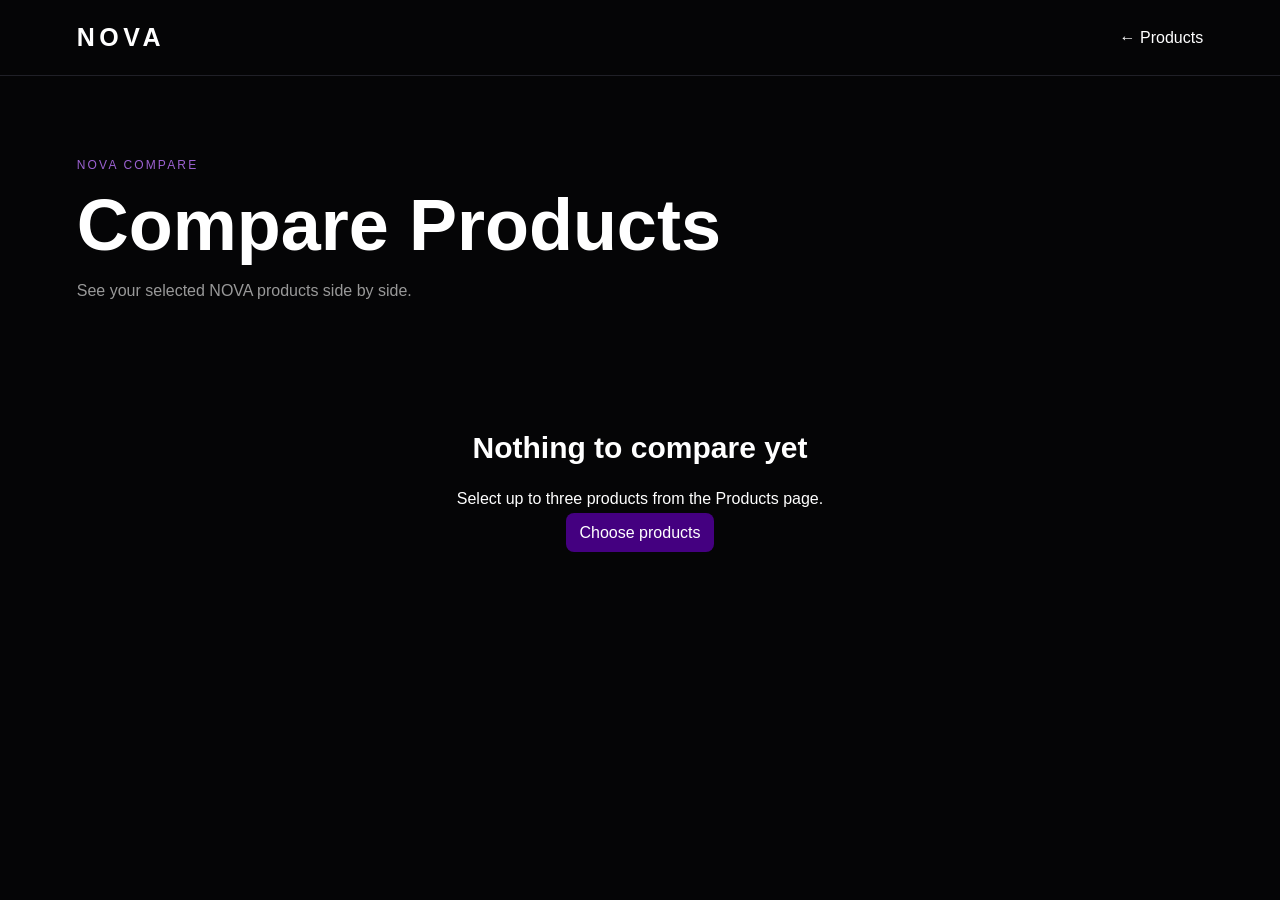
<file: Compare.html>
<!DOCTYPE html><html lang="en"><head><meta charset="UTF-8"><meta name="viewport" content="width=device-width,initial-scale=1"><title>NOVA | Compare</title><link rel="stylesheet" href="Compare.css"></head><body><header><a href="index.html" class="logo">NOVA</a><a href="Products.html">← Products</a></header><main><p class="eyebrow">NOVA COMPARE</p><h1>Compare Products</h1><p class="lead">See your selected NOVA products side by side.</p><div id="compare-content"></div></main><script src="site.js"></script><script src="Compare.js"></script></body></html>
</file>
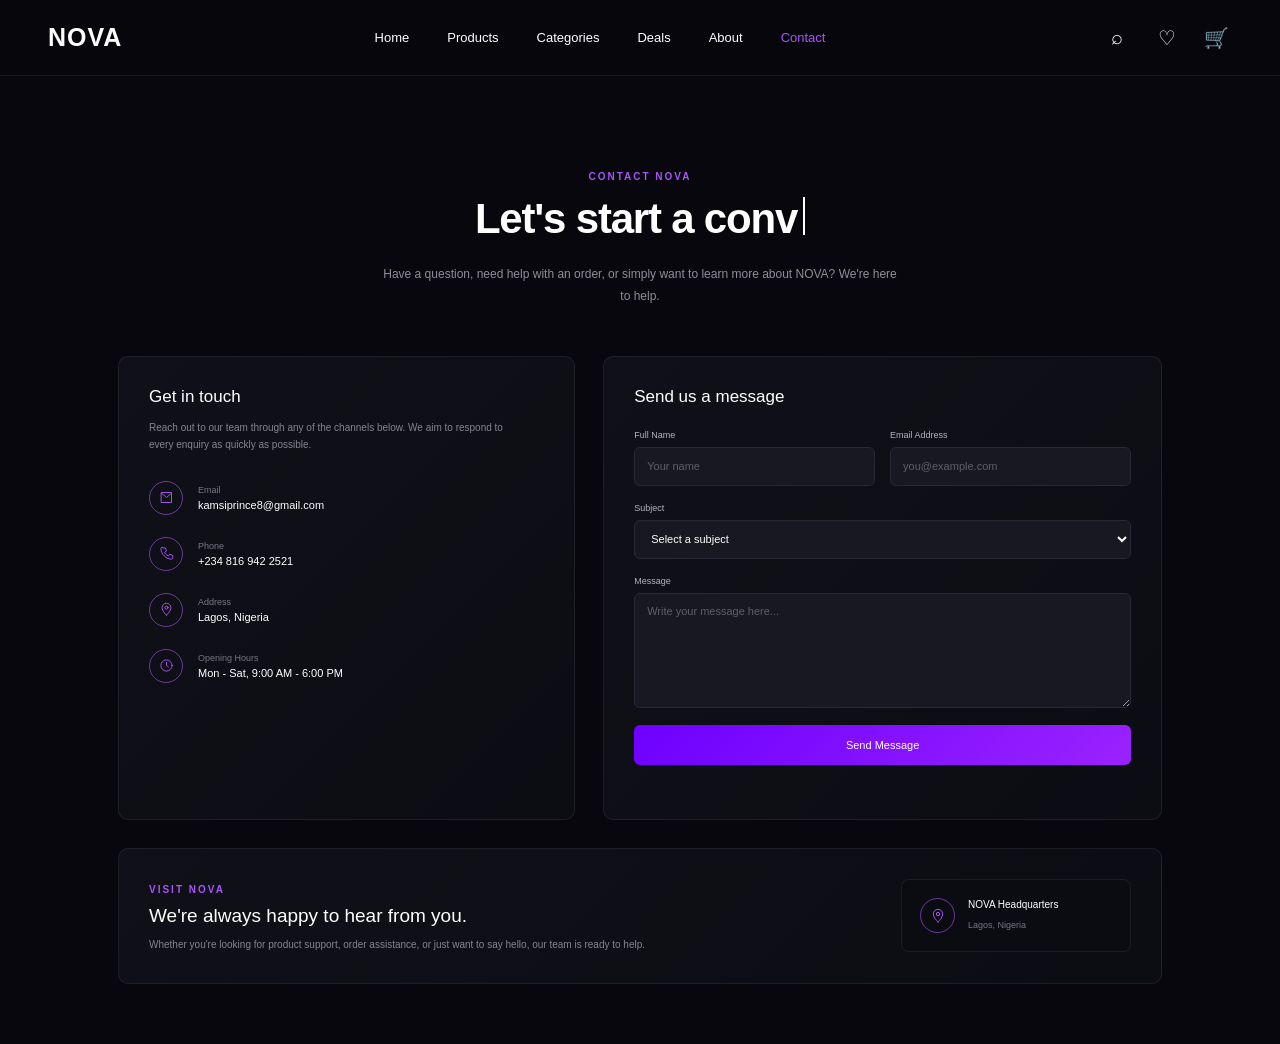
<file: Contact.html>
<!DOCTYPE html>

<html lang="en">

<head>

    <meta charset="UTF-8">

    <meta
        name="viewport"
        content="width=device-width, initial-scale=1.0"
    >

    <title>NOVA | Contact</title>

    <link
        rel="stylesheet"
        href="contact.css"
    >

</head>

<body>


<header class="top-header">

    <a
        href="index.html"
        class="logo"
    >
        NOVA
    </a>

    <nav class="top-links">

        <a href="index.html">Home</a>
        <a href="Products.html">Products</a>
        <a href="Categories.html">Categories</a>
        <a href="Deals.html">Deals</a>
        <a href="about.html">About</a>
        <a href="Contact.html" class="active">Contact</a>

    </nav>

    <div class="nav-right">

        <button
            type="button"
            class="header-icon search-button"
            id="search-button"
            aria-label="Search"
        >
            ⌕
        </button>

        <a
            href="cart.html"
            class="header-icon cart-button"
            aria-label="Shopping cart"
        >
            🛒

            <span
                class="cart-count"
                id="cart-count"
            >
                0
            </span>

        </a>

        <button
            type="button"
            class="hamburger-button"
            id="menu-button"
            aria-label="Open menu"
            aria-expanded="false"
        >
            <span></span>
            <span></span>
            <span></span>
        </button>

    </div>

</header>


<div
    class="dropdown-overlay"
    id="dropdown-overlay"
></div>


<div
    class="search-dropdown"
    id="search-dropdown"
>

    <div class="search-box">

        <input
            type="search"
            id="search-input"
            placeholder="Search products..."
            autocomplete="off"
        >

        <button
            type="button"
            id="close-search"
            class="header-icon"
            aria-label="Close search"
        >
            ×
        </button>

    </div>

    <div
        class="search-results"
        id="search-results"
    ></div>

</div>


<main>


<section class="contact-hero">

    <div class="hero-content">

        <span class="eyebrow">
            CONTACT NOVA
        </span>

        <h1 data-typewriter>
            Let's start a conversation.
        </h1>

        <p>
            Have a question, need help with an order, or simply want
            to learn more about NOVA? We're here to help.
        </p>

    </div>

</section>


<section class="contact-section">


    <div class="contact-info">

        <h2>
            Get in touch
        </h2>

        <p class="contact-description">
            Reach out to our team through any of the channels below.
            We aim to respond to every enquiry as quickly as possible.
        </p>


        <div class="contact-details">


            <div class="contact-item">

                <div class="contact-icon">

                    <svg
                        viewBox="0 0 24 24"
                        aria-hidden="true"
                    >
                        <path d="M4 4h16v16H4z"></path>
                        <path d="M4 5l8 7 8-7"></path>
                    </svg>

                </div>

                <div>

                    <span>
                        Email
                    </span>

                    <p>
                        kamsiprince8@gmail.com
                    </p>

                </div>

            </div>


            <div class="contact-item">

                <div class="contact-icon">

                    <svg
                        viewBox="0 0 24 24"
                        aria-hidden="true"
                    >
                        <path d="M6 3h4l2 5-3 2c1.4 3 3 4.6 6 6l2-3 5 2v4c0 1.1-.9 2-2 2C11.2 21 3 12.8 3 4c0-1.1.9-2 2-2z"></path>
                    </svg>

                </div>

                <div>

                    <span>
                        Phone
                    </span>

                    <p>
                        +234 816 942 2521
                    </p>

                </div>

            </div>


            <div class="contact-item">

                <div class="contact-icon">

                    <svg
                        viewBox="0 0 24 24"
                        aria-hidden="true"
                    >
                        <path d="M12 21s7-6.2 7-12a7 7 0 1 0-14 0c0 5.8 7 12 7 12z"></path>
                        <circle cx="12" cy="9" r="2.5"></circle>
                    </svg>

                </div>

                <div>

                    <span>
                        Address
                    </span>

                    <p>
                        Lagos, Nigeria
                    </p>

                </div>

            </div>


            <div class="contact-item">

                <div class="contact-icon">

                    <svg
                        viewBox="0 0 24 24"
                        aria-hidden="true"
                    >
                        <circle cx="12" cy="12" r="9"></circle>
                        <path d="M12 7v5l3 2"></path>
                    </svg>

                </div>

                <div>

                    <span>
                        Opening Hours
                    </span>

                    <p>
                        Mon - Sat, 9:00 AM - 6:00 PM
                    </p>

                </div>

            </div>


        </div>

    </div>


    <div class="contact-form-wrapper">

        <form
            class="contact-form"
            id="contact-form"
        >

            <h2>
                Send us a message
            </h2>


            <div class="form-row">


                <div class="form-group">

                    <label for="name">
                        Full Name
                    </label>

                    <input
                        type="text"
                        id="name"
                        name="name"
                        placeholder="Your name"
                        autocomplete="name"
                        required
                    >

                </div>


                <div class="form-group">

                    <label for="email">
                        Email Address
                    </label>

                    <input
                        type="email"
                        id="email"
                        name="email"
                        placeholder="you@example.com"
                        autocomplete="email"
                        required
                    >

                </div>


            </div>


            <div class="form-group">

                <label for="subject">
                    Subject
                </label>

                <select
                    id="subject"
                    name="subject"
                    required
                >

                    <option
                        value=""
                        disabled
                        selected
                    >
                        Select a subject
                    </option>

                    <option value="General Enquiry">
                        General Enquiry
                    </option>

                    <option value="Order Support">
                        Order Support
                    </option>

                    <option value="Product Enquiry">
                        Product Enquiry
                    </option>

                    <option value="Payment Issue">
                        Payment Issue
                    </option>

                    <option value="Delivery">
                        Delivery
                    </option>

                    <option value="Returns and Refunds">
                        Returns and Refunds
                    </option>

                    <option value="Technical Support">
                        Technical Support
                    </option>

                    <option value="Other">
                        Other
                    </option>

                </select>

            </div>


            <div class="form-group">

                <label for="message">
                    Message
                </label>

                <textarea
                    id="message"
                    name="message"
                    rows="6"
                    placeholder="Write your message here..."
                    required
                ></textarea>

            </div>


            <button
                type="submit"
                class="submit-button"
            >
                Send Message
            </button>

            <p
                class="form-message"
                id="form-message"
            ></p>

        </form>

    </div>


</section>


<section class="location-section">


    <div class="location-content">

        <span class="eyebrow">
            VISIT NOVA
        </span>

        <h2>
            We're always happy to hear from you.
        </h2>

        <p>
            Whether you're looking for product support, order
            assistance, or just want to say hello, our team is ready
            to help.
        </p>

    </div>


    <div class="location-card">

        <div class="location-pin">

            <svg
                viewBox="0 0 24 24"
                aria-hidden="true"
            >
                <path d="M12 21s7-6.2 7-12a7 7 0 1 0-14 0c0 5.8 7 12 7 12z"></path>
                <circle cx="12" cy="9" r="2.5"></circle>
            </svg>

        </div>

        <div>

            <strong>
                NOVA Headquarters
            </strong>

            <span>
                Lagos, Nigeria
            </span>

        </div>

    </div>


</section>


</main>


<script src="Product.js"></script>
<script src="site.js"></script>
<script src="contact.js"></script>


</body>

</html>
</file>
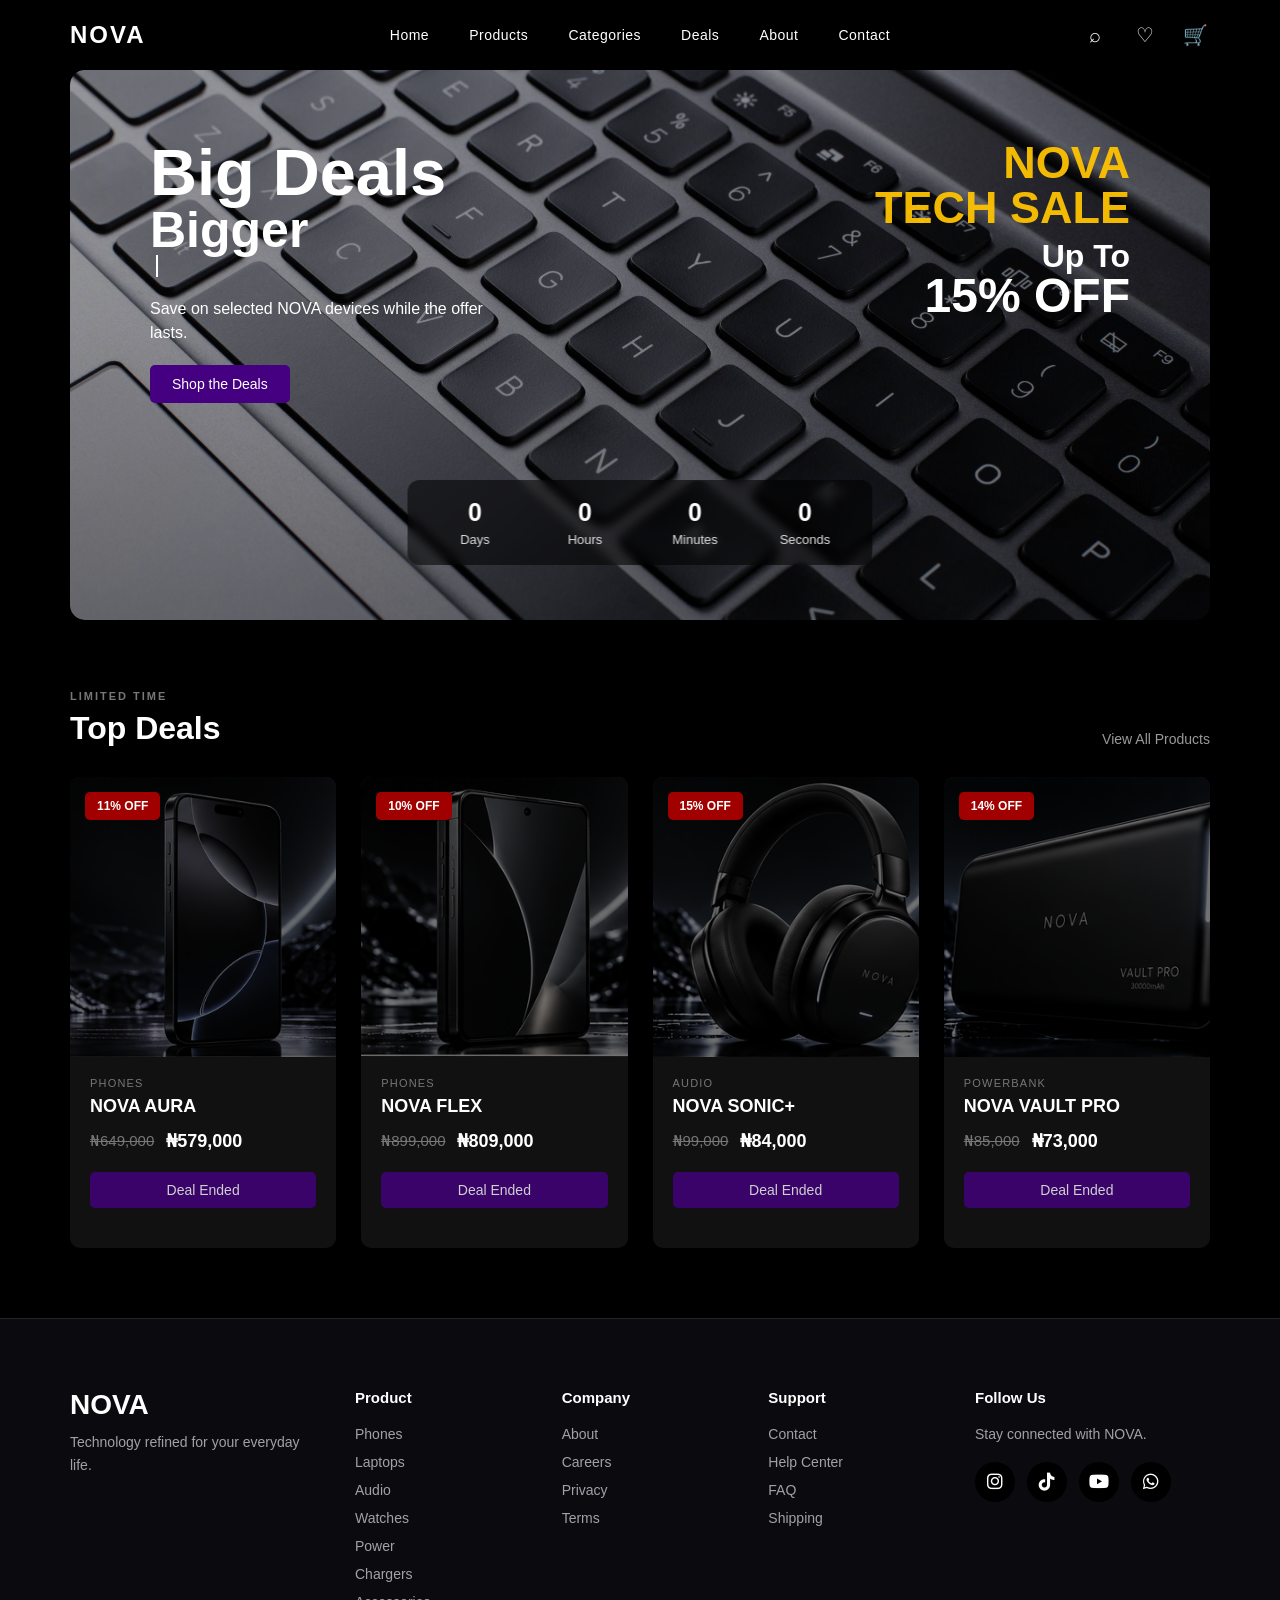
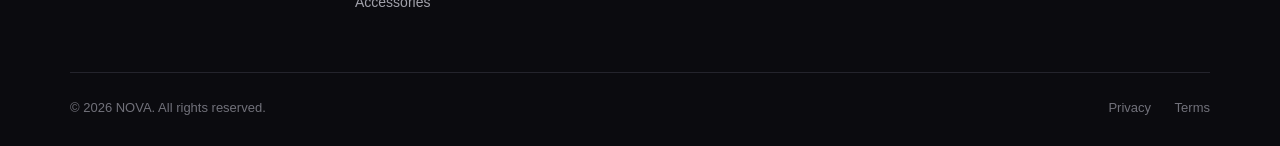
<file: Deals.html>
<!DOCTYPE html>

<html lang="en">

<head>

    <meta charset="UTF-8">

    <meta
        name="viewport"
        content="width=device-width, initial-scale=1.0"
    >

    <title>NOVA | Deals</title>

    <link
        rel="stylesheet"
        href="Deals.css"
    >

    <link
        rel="stylesheet"
        href="https://cdnjs.cloudflare.com/ajax/libs/font-awesome/6.5.2/css/all.min.css"
    >

</head>

<body>


<header class="top-header">

    <a
        href="index.html"
        class="logo"
    >
        NOVA
    </a>

    <nav class="top-links">

        <a href="index.html">Home</a>
        <a href="Products.html">Products</a>
        <a href="Categories.html">Categories</a>
        <a href="Deals.html">Deals</a>
        <a href="about.html">About</a>
        <a href="Contact.html">Contact</a>

    </nav>

    <div class="nav-right">

        <button
            type="button"
            class="header-icon search-button"
            id="search-button"
            aria-label="Search"
        >
            ⌕
        </button>

        <a
            href="cart.html"
            class="header-icon cart-button"
            aria-label="Shopping cart"
        >

            🛒

            <span
                class="cart-count"
                id="cart-count"
            >
                0
            </span>

        </a>

        <button
            type="button"
            class="hamburger-button"
            id="menu-button"
            aria-label="Open menu"
            aria-expanded="false"
        >
            <span></span>
            <span></span>
            <span></span>
        </button>

    </div>

</header>


<div
    class="search-dropdown"
    id="search-dropdown"
>

    <div class="search-box">

        <span class="search-symbol">
            ⌕
        </span>

        <input
            type="text"
            id="search-input"
            placeholder="Search products..."
            autocomplete="off"
        >

        <button
            type="button"
            class="close-search"
            id="close-search"
            aria-label="Close search"
        >
            ×
        </button>

    </div>

    <div
        class="search-results"
        id="search-results"
    ></div>

</div>


<div
    class="dropdown-overlay"
    id="dropdown-overlay"
></div>


<main>


<section class="hero">

    <div class="hero-content">

        <div class="hero-headings">

            <div class="left-heading">

                <h1 data-typewriter>

                    <span class="Big">
                        Big Deals
                    </span>

                    <span class="Bigger">
                        Bigger Upgrades
                    </span>

                </h1>

                <p class="hero-description">
                    Save on selected NOVA devices while the offer lasts.
                </p>

                <a
                    href="#top-deals"
                    class="deal-button"
                >
                    Shop the Deals
                </a>

            </div>


            <div class="right-heading">

                <h2>

                    <span class="Summer">
                        NOVA
                    </span>

                    <span class="Tech">
                        TECH SALE
                    </span>

                </h2>

                <h3>

                    <span class="OFF">
                        Up To
                    </span>

                    <span class="UP">
                        15% OFF
                    </span>

                </h3>

            </div>

        </div>


        <div class="stats">

            <div class="stats-grid">

                <div class="stat">

                    <h2 id="deal-days">
                        0
                    </h2>

                    <p>
                        Days
                    </p>

                </div>


                <div class="stat">

                    <h2 id="deal-hours">
                        0
                    </h2>

                    <p>
                        Hours
                    </p>

                </div>


                <div class="stat">

                    <h2 id="deal-minutes">
                        0
                    </h2>

                    <p>
                        Minutes
                    </p>

                </div>


                <div class="stat">

                    <h2 id="deal-seconds">
                        0
                    </h2>

                    <p>
                        Seconds
                    </p>

                </div>

            </div>

        </div>

    </div>

</section>


<section
    class="Top-Deals"
    id="top-deals"
>

    <div class="deals-section-header">

        <div>

            <p class="section-label">
                LIMITED TIME
            </p>

            <h2>
                Top Deals
            </h2>

        </div>

        <a href="Products.html">
            View All Products
        </a>

    </div>


    <div
        class="Deals-container"
        id="deals-container"
    >


        <article
            class="Deals-card"
            data-product-id="nova-aura"
        >

            <div class="discount">
                11% OFF</div>

            <div class="product-image">

                <img
                    src="aura-graphite-01.png"
                    alt="NOVA AURA"
                >

            </div>

            <div class="product-info">

                <p class="product-category">
                    Phones
                </p>

                <h3>
                    NOVA AURA
                </h3>

                <div class="price-row">

                    <del>
                        ₦649,000
                    </del>

                    <strong>
                        ₦579,000
                    </strong>

                </div>

                <button
                    type="button"
                    class="add-to-cart"
                    data-product-id="nova-aura"
                    data-deal="true"
                    data-discount="11% OFF"
                    data-deal-price="579000"
                    data-original-price="649000"
                >
                    Add to Cart
                </button>

            </div>

        </article>


        <article
            class="Deals-card"
            data-product-id="nova-flex"
        >

            <div class="discount">
                10% OFF</div>

            <div class="product-image">

                <img
                    src="flex-obsidian-01.png"
                    alt="NOVA FLEX"
                >

            </div>

            <div class="product-info">

                <p class="product-category">
                    Phones
                </p>

                <h3>
                    NOVA FLEX
                </h3>

                <div class="price-row">

                    <del>
                        ₦899,000
                    </del>

                    <strong>
                        ₦809,000
                    </strong>

                </div>

                <button
                    type="button"
                    class="add-to-cart"
                    data-product-id="nova-flex"
                    data-deal="true"
                    data-discount="10% OFF"
                    data-deal-price="809000"
                    data-original-price="899000"
                >
                    Add to Cart
                </button>

            </div>

        </article>


        <article
            class="Deals-card"
            data-product-id="nova-sonic-plus"
        >

            <div class="discount">
                15% OFF</div>

            <div class="product-image">

                <img
                    src="sonic-plus-graphite-01.png"
                    alt="NOVA SONIC+"
                >

            </div>

            <div class="product-info">

                <p class="product-category">
                    Audio
                </p>

                <h3>
                    NOVA SONIC+
                </h3>

                <div class="price-row">

                    <del>
                        ₦99,000
                    </del>

                    <strong>
                        ₦84,000
                    </strong>

                </div>

                <button
                    type="button"
                    class="add-to-cart"
                    data-product-id="nova-sonic-plus"
                    data-deal="true"
                    data-discount="15% OFF"
                    data-deal-price="84000"
                    data-original-price="99000"
                >
                    Add to Cart
                </button>

            </div>

        </article>


        <article
            class="Deals-card"
            data-product-id="nova-vault-pro"
        >

            <div class="discount">
                14% OFF</div>

            <div class="product-image">

                <img
                    src="vault-pro-graphite-01.png"
                    alt="NOVA VAULT PRO"
                >

            </div>

            <div class="product-info">

                <p class="product-category">
                    Power
                </p>

                <h3>
                    NOVA VAULT PRO
                </h3>

                <div class="price-row">

                    <del>
                        ₦85,000
                    </del>

                    <strong>
                        ₦73,000
                    </strong>

                </div>

                <button
                    type="button"
                    class="add-to-cart"
                    data-product-id="nova-vault-pro"
                    data-deal="true"
                    data-discount="14% OFF"
                    data-deal-price="73000"
                    data-original-price="85000"
                >
                    Add to Cart
                </button>

            </div>

        </article>


    </div>

</section>


</main>


<footer class="footer">

    <div class="footer-content">

        <div class="footer-brand">

            <h2>
                NOVA
            </h2>

            <p>
                Technology refined for your everyday life.
            </p>

        </div>


        <div class="footer-column">

            <h3>
                Product
            </h3>

            <a href="Products.html?category=phones">
                Phones
            </a>

            <a href="Products.html?category=laptops">
                Laptops
            </a>

            <a href="Products.html?category=audio">
                Audio
            </a>

            <a href="Products.html?category=watches">
                Watches
            </a>

            <a href="Products.html?category=power">
                Power
            </a>

            <a href="Products.html?category=chargers">
                Chargers
            </a>

            <a href="Products.html?category=accessories">
                Accessories
            </a>

        </div>


        <div class="footer-column">

            <h3>
                Company
            </h3>

            <a href="about.html">
                About
            </a>

            <a href="#">
                Careers
            </a>

            <a href="#">
                Privacy
            </a>

            <a href="#">
                Terms
            </a>

        </div>


        <div class="footer-column">

            <h3>
                Support
            </h3>

            <a href="Contact.html">
                Contact
            </a>

            <a href="#">
                Help Center
            </a>

            <a href="#">
                FAQ
            </a>

            <a href="#">
                Shipping
            </a>

        </div>


        <div class="footer-social">

            <h3>
                Follow Us
            </h3>

            <p>
                Stay connected with NOVA.
            </p>

            <div class="social-icons">

                <a
                    href="https://instagram.com/iamprincekamsi/"
                    target="_blank"
                    rel="noopener noreferrer"
                    aria-label="Instagram"
                >
                    <i class="fab fa-instagram"></i>
                </a>

                <a
                    href="https://tiktok.com/@iamprincewill8/"
                    target="_blank"
                    rel="noopener noreferrer"
                    aria-label="TikTok"
                >
                    <i class="fab fa-tiktok"></i>
                </a>

                <a
                    href="https://youtube.com/@Princekamsiyochukwu"
                    target="_blank"
                    rel="noopener noreferrer"
                    aria-label="YouTube"
                >
                    <i class="fab fa-youtube"></i>
                </a>

                <a
                    href="https://wa.me/2348119819202/"
                    target="_blank"
                    rel="noopener noreferrer"
                    aria-label="WhatsApp"
                >
                    <i class="fab fa-whatsapp"></i>
                </a>

            </div>

        </div>

    </div>


    <div class="footer-bottom">

        <p>
            © 2026 NOVA. All rights reserved.
        </p>

        <div>

            <a href="#">
                Privacy
            </a>

            <a href="#">
                Terms
            </a>

        </div>

    </div>

</footer>


<script src="site.js"></script>
<script src="Deals.js"></script>


</body>

</html>
</file>
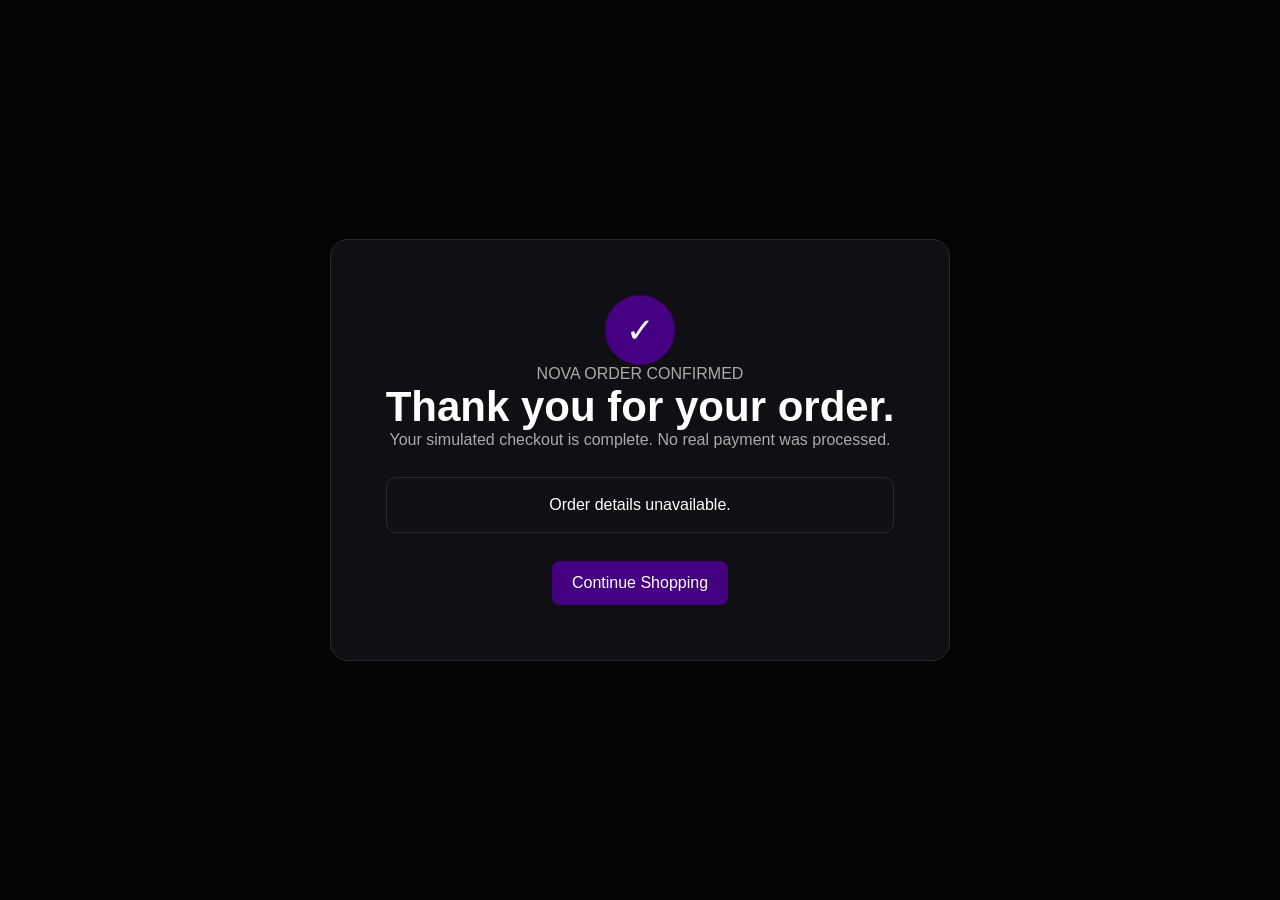
<file: Order-success.html>
<!DOCTYPE html><html lang="en"><head><meta charset="UTF-8"><meta name="viewport" content="width=device-width,initial-scale=1"><title>NOVA | Order Confirmed</title><link rel="stylesheet" href="Checkout.css"><style>.success-page{min-height:100vh;display:grid;place-items:center;padding:30px;background:#050506}.success-box{max-width:650px;text-align:center;padding:55px;background:#101014;border:1px solid #292931;border-radius:18px}.tick{width:70px;height:70px;margin:auto;border-radius:50%;display:grid;place-items:center;background:#440080;font-size:34px}.success-box h1{font-size:42px}.success-box p{color:#aaa}.order-meta{margin:28px 0;padding:18px;border:1px solid #292931;border-radius:10px}.success-box a{display:inline-block;padding:13px 20px;background:#440080;color:#fff;text-decoration:none;border-radius:8px}</style></head><body><main class="success-page"><section class="success-box"><div class="tick">✓</div><p>NOVA ORDER CONFIRMED</p><h1>Thank you for your order.</h1><p>Your simulated checkout is complete. No real payment was processed.</p><div class="order-meta" id="order-meta"></div><a href="Products.html">Continue Shopping</a></section></main><script>try{const o=JSON.parse(localStorage.getItem('novaLastOrder'));document.getElementById('order-meta').innerHTML=o?'<strong>'+o.orderNumber+'</strong><br>Total: ₦'+Number(o.total||0).toLocaleString('en-NG'):'Order details unavailable.'}catch(e){document.getElementById('order-meta').textContent='Order details unavailable.'}</script></body></html>
</file>
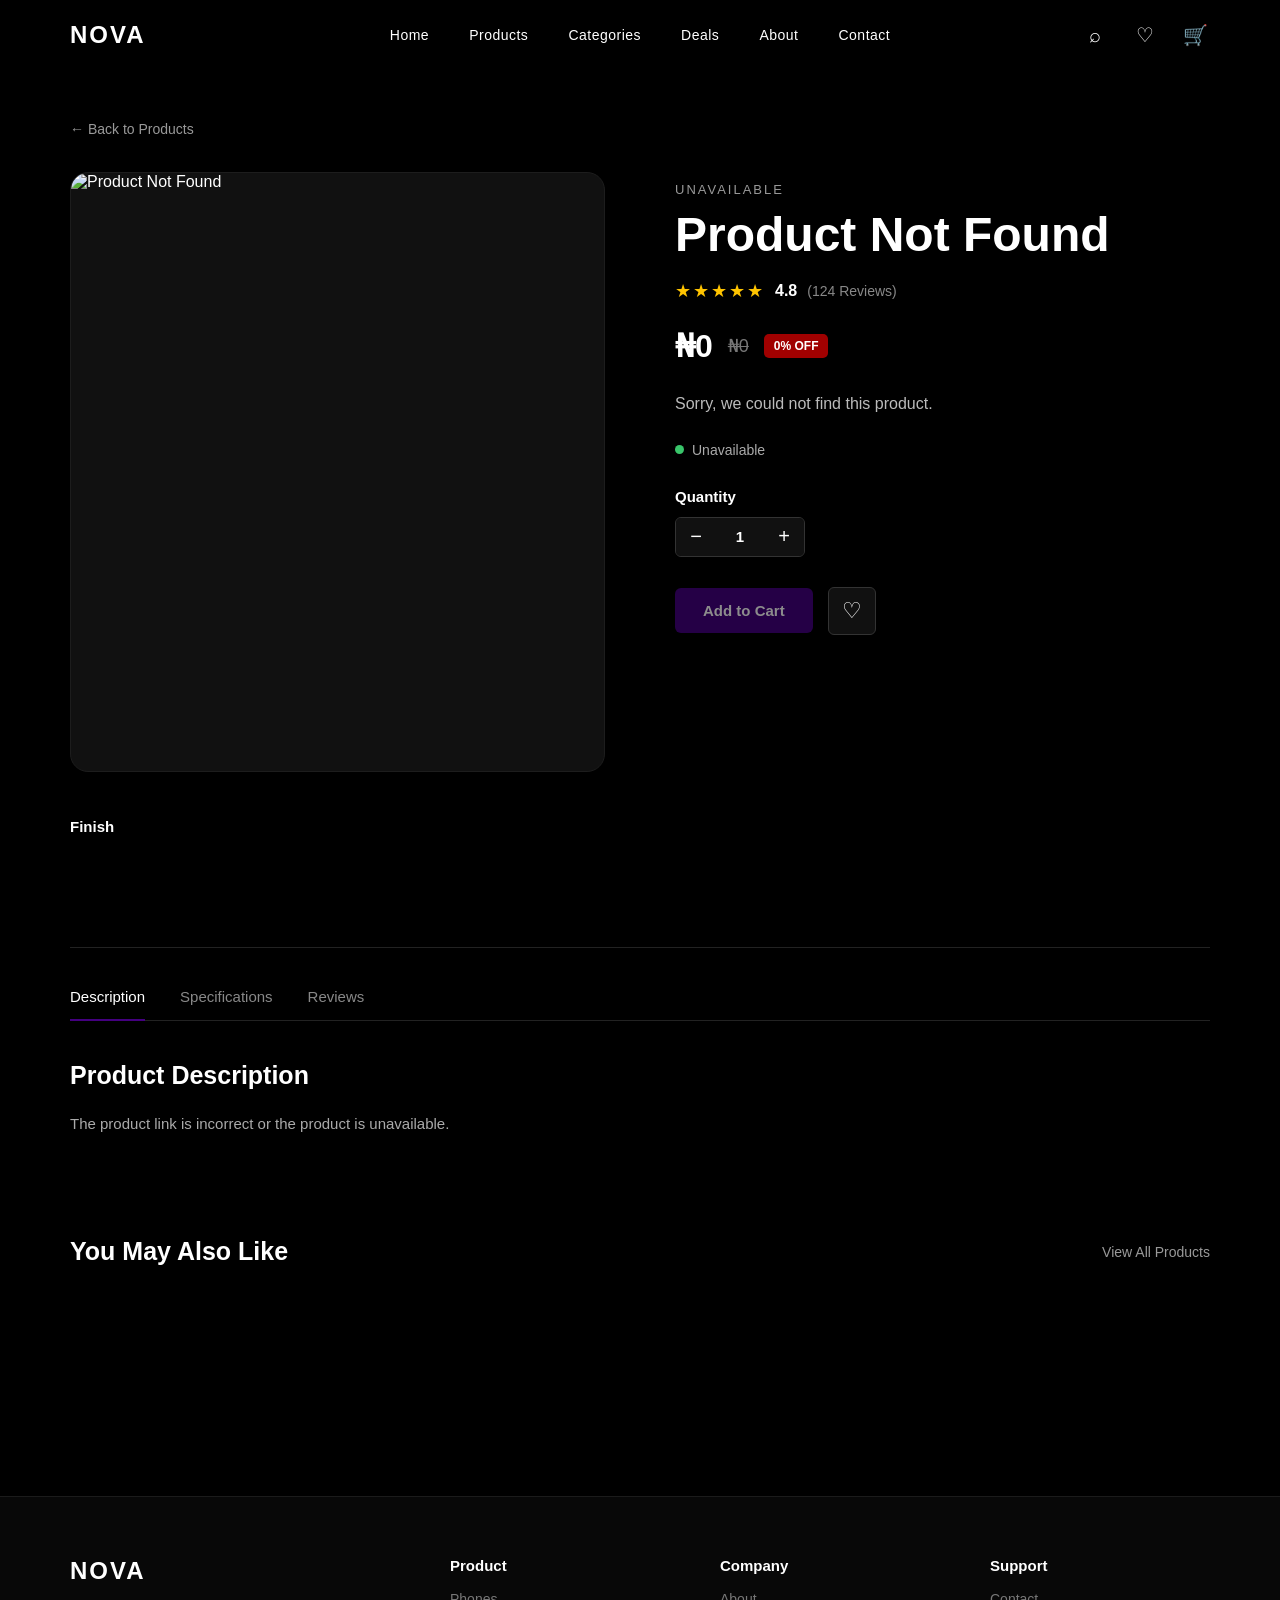
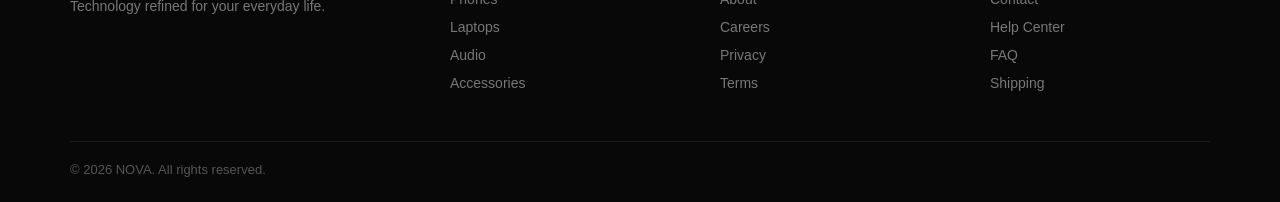
<file: Product-details.html>
<!DOCTYPE html>
<html lang="en">

<head>

    <meta charset="UTF-8">

    <meta
        name="viewport"
        content="width=device-width, initial-scale=1.0"
    >

    <title>NOVA | Product Details</title>

    <link
        rel="stylesheet"
        href="ProductDetails.css"
    >

</head>

<body>

    <header class="top-header">

        <a
            href="index.html"
            class="logo"
        >
            NOVA
        </a>

        <nav class="top-links">

            <a href="index.html">Home</a>
            <a href="Products.html">Products</a>
            <a href="Categories.html">Categories</a>
            <a href="Deals.html">Deals</a>
            <a href="about.html">About</a>
            <a href="Contact.html">Contact</a>

        </nav>

        <div class="nav-right">

            <button
                type="button"
                class="header-icon search-button"
                id="search-button"
                aria-label="Search"
            >
                ⌕
            </button>

            <a
                href="cart.html"
                class="header-icon cart-button"
                aria-label="Shopping cart"
            >

                🛒

                <span
                    class="cart-count"
                    id="cart-count"
                >
                    0
                </span>

            </a>

            <button
                type="button"
                class="hamburger-button"
                id="menu-button"
                aria-label="Open menu"
                aria-expanded="false"
            >

                <span></span>
                <span></span>
                <span></span>

            </button>

        </div>

    </header>


    <div
        class="search-dropdown"
        id="search-dropdown"
    >

        <div class="search-box">

            <span class="search-symbol">
                ⌕
            </span>

            <input
                type="text"
                id="search-input"
                placeholder="Search products..."
                autocomplete="off"
            >

            <button
                type="button"
                class="close-search"
                id="close-search"
                aria-label="Close search"
            >
                ×
            </button>

        </div>

        <div
            class="search-results"
            id="search-results"
        ></div>

    </div>


    <div
        class="dropdown-overlay"
        id="dropdown-overlay"
    ></div>


    <main class="product-details">

        <a
            href="Products.html"
            class="back-button"
        >
            ← Back to Products
        </a>


        <section class="product-main">

            <div class="product-gallery">

                <div class="main-product-image">

                    <button
                        type="button"
                        class="gallery-arrow gallery-prev"
                        id="gallery-prev"
                        aria-label="Previous product image"
                    >
                        ←
                    </button>


                    <img
                        id="product-image"
                        src=""
                        alt="Product"
                    >


                    <button
                        type="button"
                        class="gallery-arrow gallery-next"
                        id="gallery-next"
                        aria-label="Next product image"
                    >
                        →
                    </button>

                </div>


                <div
                    class="product-thumbnails"
                    id="product-thumbnails"
                ></div>


                <div
                    class="visual-identity-section"
                    id="visual-identity-section"
                >

                    <h3>
                        Finish
                    </h3>


                    <div
                        class="visual-identity-options"
                        id="visual-identity-options"
                    ></div>

                </div>

            </div>


            <div class="product-information">

                <p
                    class="product-category"
                    id="product-category"
                >
                    Product
                </p>


                <h1 id="product-name">
                    Product Name
                </h1>


                <div class="rating">

                    <span class="stars">
                        ★★★★★
                    </span>


                    <span id="product-rating">
                        4.8
                    </span>


                    <span class="reviews">
                        (124 Reviews)
                    </span>

                </div>


                <div class="product-price">

                    <span id="product-price">
                        ₦0
                    </span>


                    <del id="old-price">
                        ₦0
                    </del>


                    <span id="discount">
                        0% OFF
                    </span>

                </div>


                <p
                    class="product-description"
                    id="product-description"
                >
                    Product description will appear here.
                </p>


                <div class="availability">

                    <span
                        class="availability-dot"
                    ></span>


                    <span id="stock">
                        In Stock
                    </span>

                </div>


                <div
                    class="storage-section"
                    id="storage-section"
                >

                    <h3>
                        Storage
                    </h3>


                    <div
                        class="storage-options"
                        id="storage-options"
                    ></div>

                </div>


                <div class="quantity-section">

                    <h3>
                        Quantity
                    </h3>


                    <div class="quantity-control">

                        <button
                            type="button"
                            id="minus"
                            aria-label="Decrease quantity"
                        >
                            −
                        </button>


                        <span id="quantity">
                            1
                        </span>


                        <button
                            type="button"
                            id="plus"
                            aria-label="Increase quantity"
                        >
                            +
                        </button>

                    </div>

                </div>


                <div class="product-actions">

                    <button
                        type="button"
                        class="add-cart"
                        id="add-to-cart"
                    >
                        Add to Cart
                    </button>


                    <button
                        type="button"
                        class="wishlist"
                        id="wishlist"
                        aria-label="Add to wishlist"
                        aria-pressed="false"
                    >
                        ♡
                    </button>

                </div>

            </div>

        </section>


        <section class="product-information-section">

            <div class="information-tabs">

                <button
                    type="button"
                    class="info-tab active"
                    data-target="description"
                >
                    Description
                </button>


                <button
                    type="button"
                    class="info-tab"
                    data-target="specifications"
                >
                    Specifications
                </button>


                <button
                    type="button"
                    class="info-tab"
                    data-target="reviews"
                >
                    Reviews
                </button>

            </div>


            <div
                class="description-content"
                id="description"
            >

                <h2>
                    Product Description
                </h2>


                <p id="full-description">
                    Discover premium technology designed to make your everyday life easier, faster and smarter.
                </p>

            </div>

        </section>


        <section
            class="specifications-section"
            id="specifications"
        >

            <h2>
                Specifications
            </h2>


            <div
                class="specifications-grid"
                id="specifications-grid"
            ></div>

        </section>


        <section
            class="reviews-section"
            id="reviews"
        >

            <div class="reviews-header">

                <div>

                    <h2>
                        Customer Reviews
                    </h2>


                    <p id="reviews-subtitle">
                        What our customers are saying
                    </p>

                </div>


                <div class="overall-rating">

                    <strong id="overall-rating">
                        4.8
                    </strong>


                    <div class="stars">
                        ★★★★★
                    </div>


                    <span id="overall-reviews">
                        Based on 124 reviews
                    </span>

                </div>

            </div>


            <div
                class="reviews-container"
                id="reviews-container"
            ></div>

        </section>


        <section class="related-products">

            <div class="related-header">

                <h2>
                    You May Also Like
                </h2>


                <a href="Products.html">
                    View All Products
                </a>

            </div>


            <div
                class="related-container"
                id="related-container"
            ></div>

        </section>

    </main>


    <footer class="footer">

        <div class="footer-content">

            <div class="footer-brand">

                <h2>
                    NOVA
                </h2>


                <p>
                    Technology refined for your everyday life.
                </p>

            </div>


            <div class="footer-column">

                <h3>
                    Product
                </h3>

                <a href="Products.html">Phones</a>
                <a href="Products.html">Laptops</a>
                <a href="Products.html">Audio</a>
                <a href="Products.html">Accessories</a>

            </div>


            <div class="footer-column">

                <h3>
                    Company
                </h3>

                <a href="about.html">About</a>
                <a href="#">Careers</a>
                <a href="#">Privacy</a>
                <a href="#">Terms</a>

            </div>


            <div class="footer-column">

                <h3>
                    Support
                </h3>

                <a href="#">Contact</a>
                <a href="#">Help Center</a>
                <a href="#">FAQ</a>
                <a href="#">Shipping</a>

            </div>

        </div>


        <div class="footer-bottom">

            <p>
                © 2026 NOVA. All rights reserved.
            </p>

        </div>

    </footer>


    <button
        id="back-to-top"
        class="back-to-top"
        aria-label="Back to top"
    >
        ↑
    </button>


    <script src="site.js"></script>
    <script src="Product.js"></script>
    <script src="Product-Details.js"></script>

</body>

</html>
</file>
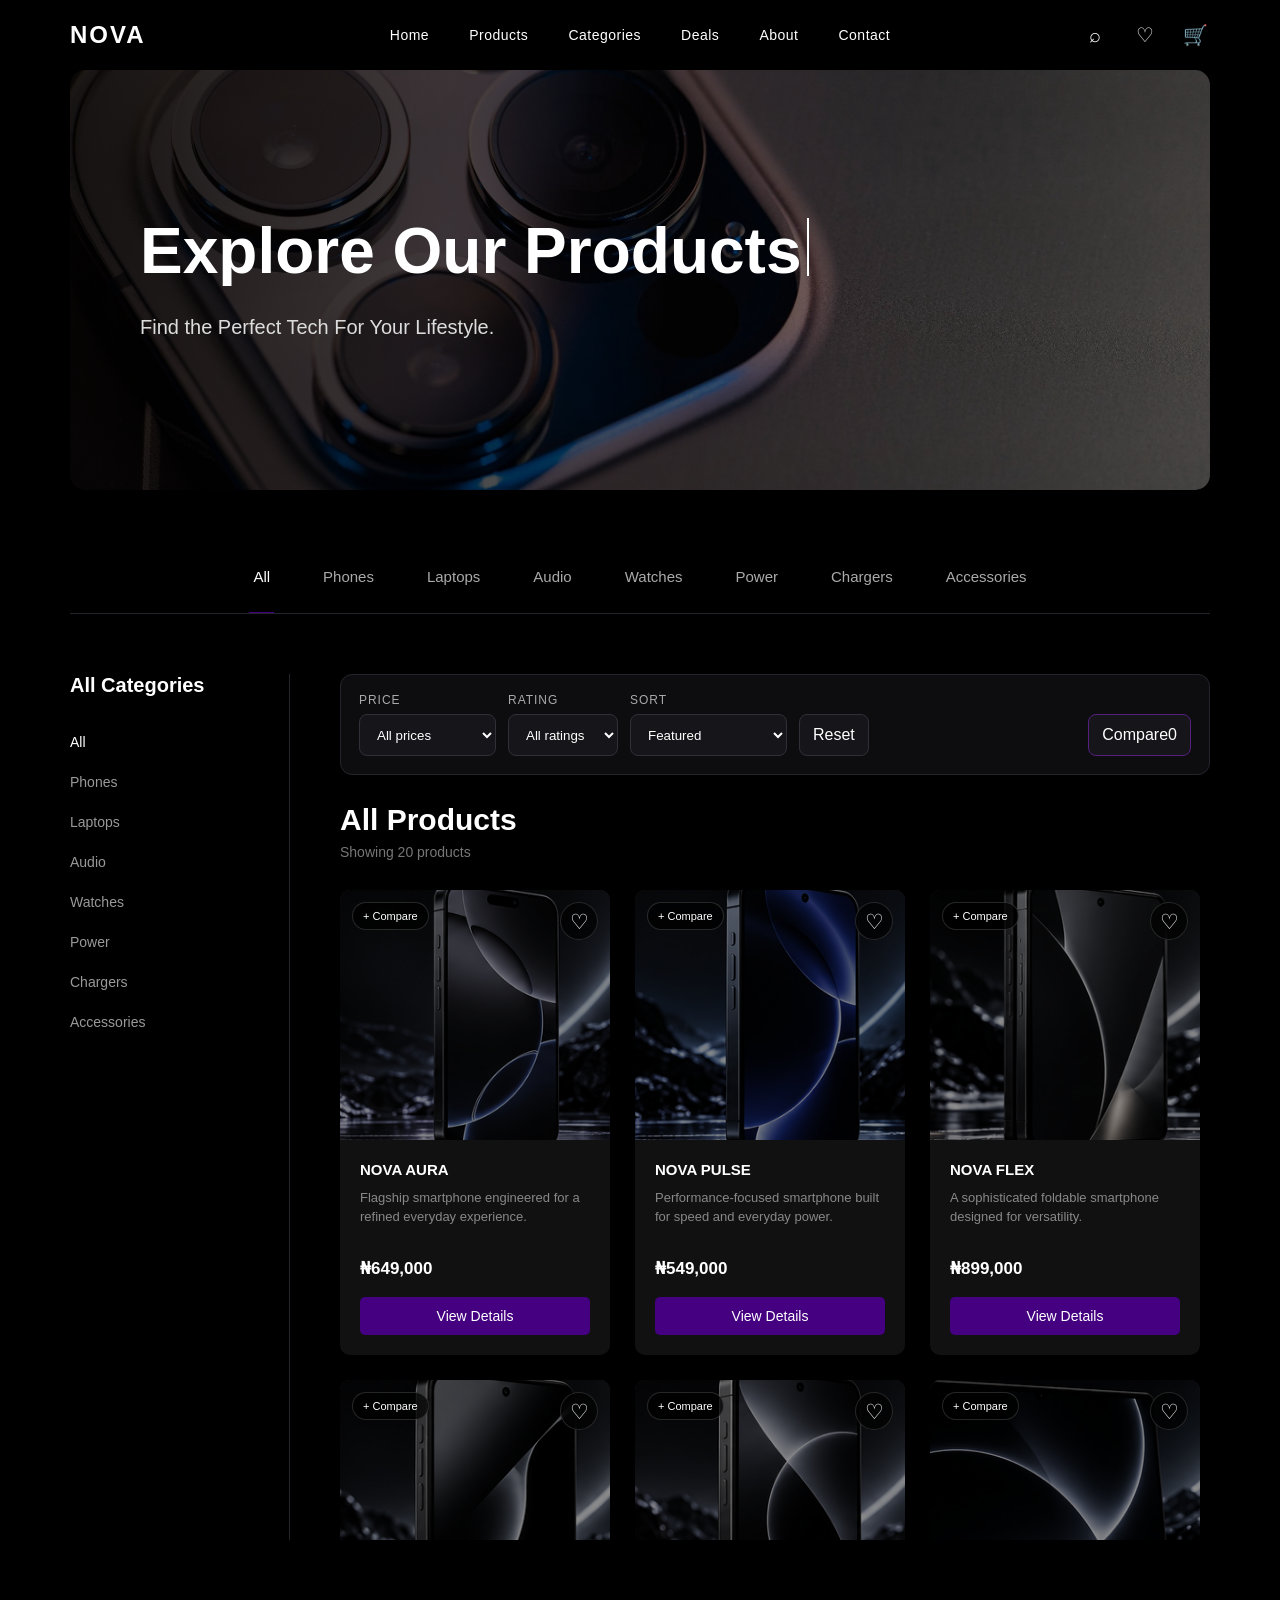
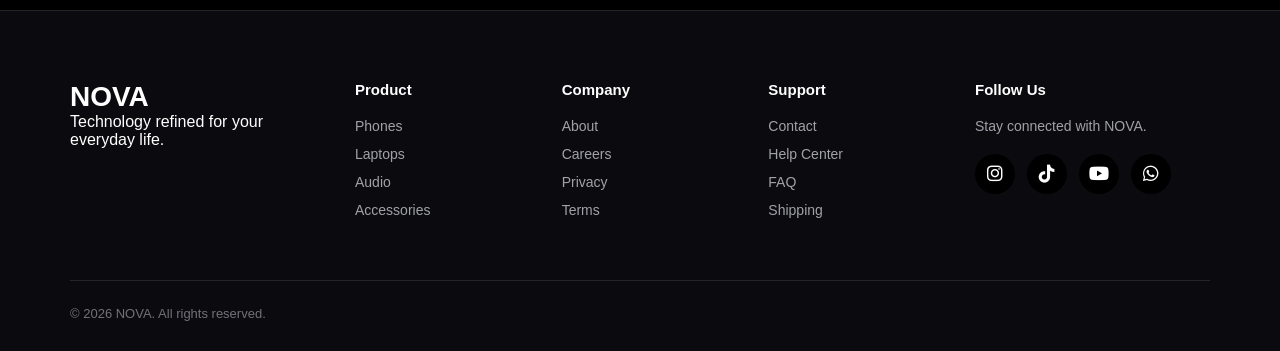
<file: Products.html>
<!DOCTYPE html>

<html lang="en">

<head>


<meta charset="UTF-8">

<meta
    name="viewport"
    content="width=device-width, initial-scale=1.0"
>

<title>NOVA | Products</title>

<link
    rel="stylesheet"
    href="Products.css"
>

<link
    rel="stylesheet"
    href="https://cdnjs.cloudflare.com/ajax/libs/font-awesome/6.5.2/css/all.min.css"
>


</head>

<body>

<header class="top-header">


<a
    href="index.html"
    class="logo"
>
    NOVA
</a>

<nav class="top-links">

    <a href="index.html">Home</a>
    <a href="Products.html">Products</a>
    <a href="Categories.html">Categories</a>
    <a href="Deals.html">Deals</a>
    <a href="about.html">About</a>
    <a href="Contact.html">Contact</a>

</nav>

<div class="nav-right">

    <button
        type="button"
        class="header-icon search-button"
        id="search-button"
        aria-label="Search"
    >
        ⌕
    </button>

    <a
        href="cart.html"
        class="header-icon cart-button"
        aria-label="Shopping cart"
    >
        🛒

        <span
            class="cart-count"
            id="cart-count"
        >
            0
        </span>
    </a>

    <button
        type="button"
        class="hamburger-button"
        id="menu-button"
        aria-label="Open menu"
        aria-expanded="false"
    >
        <span></span>
        <span></span>
        <span></span>
    </button>

</div>


</header>

<div
    class="search-dropdown"
    id="search-dropdown"
>


<div class="search-box">

    <span class="search-symbol">
        ⌕
    </span>

    <input
        type="text"
        id="search-input"
        placeholder="Search products..."
        autocomplete="off"
    >

    <button
        type="button"
        class="close-search"
        id="close-search"
        aria-label="Close search"
    >
        ×
    </button>

</div>

<div
    class="search-results"
    id="search-results"
></div>


</div>

<div
    class="dropdown-overlay"
    id="dropdown-overlay"
></div>

<section class="hero">


<div class="hero-text">

    <h1 data-typewriter>
        Explore Our Products
    </h1>

    <p>
        Find the Perfect Tech For Your Lifestyle.
    </p>

</div>


</section>

<section class="product-section">


<div class="category-nav">

    <button
        type="button"
        class="category-button active"
        data-category="all"
    >
        All
    </button>

    <button
        type="button"
        class="category-button"
        data-category="phones"
    >
        Phones
    </button>

    <button
        type="button"
        class="category-button"
        data-category="laptops"
    >
        Laptops
    </button>

    <button
        type="button"
        class="category-button"
        data-category="audio"
    >
        Audio
    </button>

    <button
        type="button"
        class="category-button"
        data-category="watches"
    >
        Watches
    </button>

    <button
        type="button"
        class="category-button"
        data-category="power"
    >
        Power
    </button>

    <button
        type="button"
        class="category-button"
        data-category="chargers"
    >
        Chargers
    </button>

    <button
        type="button"
        class="category-button"
        data-category="accessories"
    >
        Accessories
    </button>

</div>


<div class="product-layout">

    <aside class="sidebar">

        <h2>
            All Categories
        </h2>

        <button
            type="button"
            class="side-category active"
            data-category="all"
        >
            <span>
                All
            </span>
        </button>

        <button
            type="button"
            class="side-category"
            data-category="phones"
        >
            <span>
                Phones
            </span>
        </button>

        <button
            type="button"
            class="side-category"
            data-category="laptops"
        >
            <span>
                Laptops
            </span>
        </button>

        <button
            type="button"
            class="side-category"
            data-category="audio"
        >
            <span>
                Audio
            </span>
        </button>

        <button
            type="button"
            class="side-category"
            data-category="watches"
        >
            <span>
                Watches
            </span>
        </button>

        <button
            type="button"
            class="side-category"
            data-category="power"
        >
            <span>
                Power
            </span>
        </button>

        <button
            type="button"
            class="side-category"
            data-category="chargers"
        >
            <span>
                Chargers
            </span>
        </button>

        <button
            type="button"
            class="side-category"
            data-category="accessories"
        >
            <span>
                Accessories
            </span>
        </button>

    </aside>


    <div class="products-area">

        <div class="advanced-filters" id="advanced-filters">
                    <label>Price <select id="price-filter"><option value="all">All prices</option><option value="0-100000">Under ₦100k</option><option value="100000-500000">₦100k – ₦500k</option><option value="500000-800000">₦500k – ₦800k</option><option value="800000-99999999">₦800k+</option></select></label>
                    <label>Rating <select id="rating-filter"><option value="0">All ratings</option><option value="4.5">4.5★ & up</option><option value="4.7">4.7★ & up</option><option value="4.8">4.8★ & up</option></select></label>
                    <label>Sort <select id="sort-products"><option value="featured">Featured</option><option value="price-low">Price: Low to High</option><option value="price-high">Price: High to Low</option><option value="rating-high">Highest rated</option><option value="name">Name A–Z</option></select></label>
                    <button type="button" id="clear-filters">Reset</button>
                    <a class="compare-page-link" href="Compare.html">Compare <span id="compare-count">0</span></a>
                </div>

                <div class="products-header">

            <div>

                <h2 id="category-title">
                    All Products
                </h2>

                <p id="product-count">
                    Showing 20 products
                </p>

            </div>

        </div>


        <div class="product-container">


            <div
                class="product-card"
                data-category="phones"
                data-product-id="nova-aura"
            >

                <div class="product-image">

                    <img
                        src="aura-graphite-01.png"
                        alt="NOVA AURA"
                    >

                </div>

                <div class="product-info">

                    <h3>NOVA AURA</h3>

                    <p class="description">
                        Flagship smartphone engineered for a refined everyday experience.
                    </p>

                    <p class="price">
                        ₦850,000
                    </p>

                    <a
                        href="Product-details.html?id=nova-aura"
                        class="view-details"
                    >
                        View Details
                    </a>

                </div>

            </div>


            <div
                class="product-card"
                data-category="phones"
                data-product-id="nova-pulse"
            >

                <div class="product-image">

                    <img
                        src="pulse-midnight-01.png"
                        alt="NOVA PULSE"
                    >

                </div>

                <div class="product-info">

                    <h3>NOVA PULSE</h3>

                    <p class="description">
                        Performance-focused smartphone built for speed and everyday power.
                    </p>

                    <p class="price">
                        ₦720,000
                    </p>

                    <a
                        href="Product-details.html?id=nova-pulse"
                        class="view-details"
                    >
                        View Details
                    </a>

                </div>

            </div>


            <div
                class="product-card"
                data-category="phones"
                data-product-id="nova-flex"
            >

                <div class="product-image">

                    <img
                        src="flex-obsidian-01.png"
                        alt="NOVA FLEX"
                    >

                </div>

                <div class="product-info">

                    <h3>NOVA FLEX</h3>

                    <p class="description">
                        A sophisticated foldable smartphone designed for versatility.
                    </p>

                    <p class="price">
                        ₦1,150,000
                    </p>

                    <a
                        href="Product-details.html?id=nova-flex"
                        class="view-details"
                    >
                        View Details
                    </a>

                </div>

            </div>


            <div
                class="product-card"
                data-category="phones"
                data-product-id="nova-core"
            >

                <div class="product-image">

                    <img
                        src="core-black-01.png"
                        alt="NOVA CORE"
                    >

                </div>

                <div class="product-info">

                    <h3>NOVA CORE</h3>

                    <p class="description">
                        Premium everyday smartphone with balanced performance and design.
                    </p>

                    <p class="price">
                        ₦480,000
                    </p>

                    <a
                        href="Product-details.html?id=nova-core"
                        class="view-details"
                    >
                        View Details
                    </a>

                </div>

            </div>


            <div
                class="product-card"
                data-category="phones"
                data-product-id="nova-luma"
            >

                <div class="product-image">

                    <img
                        src="luma-black-01.png"
                        alt="NOVA LUMA"
                    >

                </div>

                <div class="product-info">

                    <h3>NOVA LUMA</h3>

                    <p class="description">
                        Ultra-light phones designed for mobility, productivity and style.
                    </p>

                    <p class="price">
                        ₦980,000
                    </p>

                    <a
                        href="Product-details.html?id=nova-luma"
                        class="view-details"
                    >
                        View Details
                    </a>

                </div>

            </div>


            <div
                class="product-card"
                data-category="laptops"
                data-product-id="nova-vantage"
            >

                <div class="product-image">

                    <img
                        src="vantage-graphite-01.png"
                        alt="NOVA VANTAGE"
                    >

                </div>

                <div class="product-info">

                    <h3>NOVA VANTAGE</h3>

                    <p class="description">
                        Professional laptop built for demanding work and creative workflows.
                    </p>

                    <p class="price">
                        ₦1,350,000
                    </p>

                    <a
                        href="Product-details.html?id=nova-vantage"
                        class="view-details"
                    >
                        View Details
                    </a>

                </div>

            </div>


            <div
                class="product-card"
                data-category="laptops"
                data-product-id="nova-edge"
            >

                <div class="product-image">

                    <img
                        src="edge-midnight-01.png"
                        alt="NOVA EDGE"
                    >

                </div>

                <div class="product-info">

                    <h3>NOVA EDGE</h3>

                    <p class="description">
                        Everyday laptop combining portability, performance and clean design.
                    </p>

                    <p class="price">
                        ₦780,000
                    </p>

                    <a
                        href="Product-details.html?id=nova-edge"
                        class="view-details"
                    >
                        View Details
                    </a>

                </div>

            </div>


            <div
                class="product-card"
                data-category="audio"
                data-product-id="nova-sonic"
            >

                <div class="product-image">

                    <img
                        src="sonic-black-01.png"
                        alt="NOVA SONIC"
                    >

                </div>

                <div class="product-info">

                    <h3>NOVA SONIC</h3>

                    <p class="description">
                        Premium wireless earbuds designed for immersive everyday listening.
                    </p>

                    <p class="price">
                        ₦85,000
                    </p>

                    <a
                        href="Product-details.html?id=nova-sonic"
                        class="view-details"
                    >
                        View Details
                    </a>

                </div>

            </div>


            <div
                class="product-card"
                data-category="audio"
                data-product-id="nova-sonic-plus"
            >

                <div class="product-image">

                    <img
                        src="sonic-plus-graphite-01.png"
                        alt="NOVA SONIC+"
                    >

                </div>

                <div class="product-info">

                    <h3>NOVA SONIC+</h3>

                    <p class="description">
                        Flagship earbuds delivering richer sound and a refined listening experience.
                    </p>

                    <p class="price">
                        ₦125,000
                    </p>

                    <a
                        href="Product-details.html?id=nova-sonic-plus"
                        class="view-details"
                    >
                        View Details
                    </a>

                </div>

            </div>


            <div
                class="product-card"
                data-category="audio"
                data-product-id="nova-echo"
            >

                <div class="product-image">

                    <img
                        src="echo-black-01.png"
                        alt="NOVA ECHO"
                    >

                </div>

                <div class="product-info">

                    <h3>NOVA ECHO</h3>

                    <p class="description">
                        Over-ear headphones crafted for immersive sound and long listening sessions.
                    </p>

                    <p class="price">
                        ₦165,000
                    </p>

                    <a
                        href="Product-details.html?id=nova-echo"
                        class="view-details"
                    >
                        View Details
                    </a>

                </div>

            </div>


            <div
                class="product-card"
                data-category="audio"
                data-product-id="nova-beam"
            >

                <div class="product-image">

                    <img
                        src="beam-black-01.png"
                        alt="NOVA BEAM"
                    >

                </div>

                <div class="product-info">

                    <h3>NOVA BEAM</h3>

                    <p class="description">
                        Portable smart speaker designed to bring sound anywhere.
                    </p>

                    <p class="price">
                        ₦110,000
                    </p>

                    <a
                        href="Product-details.html?id=nova-beam"
                        class="view-details"
                    >
                        View Details
                    </a>

                </div>

            </div>


            <div
                class="product-card"
                data-category="watches"
                data-product-id="nova-pulse-watch"
            >

                <div class="product-image">

                    <img
                        src="pulse-watch-graphite-01.png"
                        alt="NOVA PULSE WATCH"
                    >

                </div>

                <div class="product-info">

                    <h3>NOVA PULSE WATCH</h3>

                    <p class="description">
                        Flagship smartwatch combining intelligent features with refined design.
                    </p>

                    <p class="price">
                        ₦220,000
                    </p>

                    <a
                        href="Product-details.html?id=nova-pulse-watch"
                        class="view-details"
                    >
                        View Details
                    </a>

                </div>

            </div>


            <div
                class="product-card"
                data-category="watches"
                data-product-id="nova-watch-se"
            >

                <div class="product-image">

                    <img
                        src="watch-se-black-01.png"
                        alt="NOVA WATCH SE"
                    >

                </div>

                <div class="product-info">

                    <h3>NOVA WATCH SE</h3>

                    <p class="description">
                        Accessible smartwatch with the essentials for everyday life.
                    </p>

                    <p class="price">
                        ₦135,000
                    </p>

                    <a
                        href="Product-details.html?id=nova-watch-se"
                        class="view-details"
                    >
                        View Details
                    </a>

                </div>

            </div>


            <div
                class="product-card"
                data-category="power"
                data-product-id="nova-vault"
            >

                <div class="product-image">

                    <img
                        src="vault-black-01.png"
                        alt="NOVA VAULT"
                    >

                </div>

                <div class="product-info">

                    <h3>NOVA VAULT</h3>

                    <p class="description">
                        Premium portable power designed to keep your essential devices moving.
                    </p>

                    <p class="price">
                        ₦75,000
                    </p>

                    <a
                        href="Product-details.html?id=nova-vault"
                        class="view-details"
                    >
                        View Details
                    </a>

                </div>

            </div>


            <div
                class="product-card"
                data-category="power"
                data-product-id="nova-vault-pro"
            >

                <div class="product-image">

                    <img
                        src="vault-pro-graphite-01.png"
                        alt="NOVA VAULT PRO"
                    >

                </div>

                <div class="product-info">

                    <h3>NOVA VAULT PRO</h3>

                    <p class="description">
                        High-capacity portable power built for heavier everyday demands.
                    </p>

                    <p class="price">
                        ₦115,000
                    </p>

                    <a
                        href="Product-details.html?id=nova-vault-pro"
                        class="view-details"
                    >
                        View Details
                    </a>

                </div>

            </div>


            <div
                class="product-card"
                data-category="chargers"
                data-product-id="nova-arc"
            >

                <div class="product-image">

                    <img
                        src="arc-black-01.png"
                        alt="NOVA ARC"
                    >

                </div>

                <div class="product-info">

                    <h3>NOVA ARC</h3>

                    <p class="description">
                        Magnetic wireless charger with a clean, compact form.
                    </p>

                    <p class="price">
                        ₦65,000
                    </p>

                    <a
                        href="Product-details.html?id=nova-arc"
                        class="view-details"
                    >
                        View Details
                    </a>

                </div>

            </div>


            <div
                class="product-card"
                data-category="chargers"
                data-product-id="nova-grid"
            >

                <div class="product-image">

                    <img
                        src="grid-black-01.png"
                        alt="NOVA GRID"
                    >

                </div>

                <div class="product-info">

                    <h3>NOVA GRID</h3>

                    <p class="description">
                        Multi-port charging hub designed for a streamlined setup.
                    </p>

                    <p class="price">
                        ₦55,000
                    </p>

                    <a
                        href="Product-details.html?id=nova-grid"
                        class="view-details"
                    >
                        View Details
                    </a>

                </div>

            </div>


            <div
                class="product-card"
                data-category="accessories"
                data-product-id="nova-link"
            >

                <div class="product-image">

                    <img
                        src="link-black-01.png"
                        alt="NOVA LINK"
                    >

                </div>

                <div class="product-info">

                    <h3>NOVA LINK</h3>

                    <p class="description">
                        Durable USB-C cable designed for dependable everyday connectivity.
                    </p>

                    <p class="price">
                        ₦25,000
                    </p>

                    <a
                        href="Product-details.html?id=nova-link"
                        class="view-details"
                    >
                        View Details
                    </a>

                </div>

            </div>


            <div
                class="product-card"
                data-category="accessories"
                data-product-id="nova-hub"
            >

                <div class="product-image">

                    <img
                        src="hub-graphite-01.png"
                        alt="NOVA HUB"
                    >

                </div>

                <div class="product-info">

                    <h3>NOVA HUB</h3>

                    <p class="description">
                        USB-C laptop hub designed to expand your workspace.
                    </p>

                    <p class="price">
                        ₦70,000
                    </p>

                    <a
                        href="Product-details.html?id=nova-hub"
                        class="view-details"
                    >
                        View Details
                    </a>

                </div>

            </div>


            <div
                class="product-card"
                data-category="accessories"
                data-product-id="nova-dock"
            >

                <div class="product-image">

                    <img
                        src="dock-black-01.png"
                        alt="NOVA DOCK"
                    >

                </div>

                <div class="product-info">

                    <h3>NOVA DOCK</h3>

                    <p class="description">
                        Desktop charging dock created for a cleaner, more organized setup.
                    </p>

                    <p class="price">
                        ₦95,000
                    </p>

                    <a
                        href="Product-details.html?id=nova-dock"
                        class="view-details"
                    >
                        View Details
                    </a>

                </div>

            </div>


        </div>

    </div>

</div>


</section>

<footer class="footer">


<div class="footer-content">

    <div class="footer-brand">

        <h2>
            NOVA
        </h2>

        <p>
            Technology refined for your everyday life.
        </p>

    </div>


    <div class="footer-column">

        <h3>
            Product
        </h3>

        <a href="Products.html">Phones</a>
        <a href="Products.html">Laptops</a>
        <a href="Products.html">Audio</a>
        <a href="Products.html">Accessories</a>

    </div>


    <div class="footer-column">

        <h3>
            Company
        </h3>

        <a href="about.html">About</a>
        <a href="#">Careers</a>
        <a href="#">Privacy</a>
        <a href="#">Terms</a>

    </div>


    <div class="footer-column">

        <h3>
            Support
        </h3>

        <a href="Contact.html">Contact</a>
        <a href="#">Help Center</a>
        <a href="#">FAQ</a>
        <a href="#">Shipping</a>

    </div>


    <div class="footer-social">

        <h3>
            Follow Us
        </h3>

        <p>
            Stay connected with NOVA.
        </p>

        <div class="social-icons">

            <a
                href="https://instagram.com/iamprincekamsi/"
                target="_blank"
                rel="noopener noreferrer"
            >
                <i class="fab fa-instagram"></i>
            </a>

            <a
                href="https://tiktok.com/@iamprincewill8/"
                target="_blank"
                rel="noopener noreferrer"
            >
                <i class="fab fa-tiktok"></i>
            </a>

            <a
                href="https://youtube.com/@Princekamsiyochukwu"
                target="_blank"
                rel="noopener noreferrer"
            >
                <i class="fab fa-youtube"></i>
            </a>

            <a
                href="https://wa.me/2348119819202/"
                target="_blank"
                rel="noopener noreferrer"
            >
                <i class="fab fa-whatsapp"></i>
            </a>

        </div>

    </div>

</div>


<div class="footer-bottom">

    <p>
        © 2026 NOVA. All rights reserved.
    </p>

</div>


</footer>

<button
id="back-to-top"
class="back-to-top"
aria-label="Back to top"

>


↑


</button>

<script src="site.js"></script>

<script src="Product.js"></script>

</body>

</html>
</file>
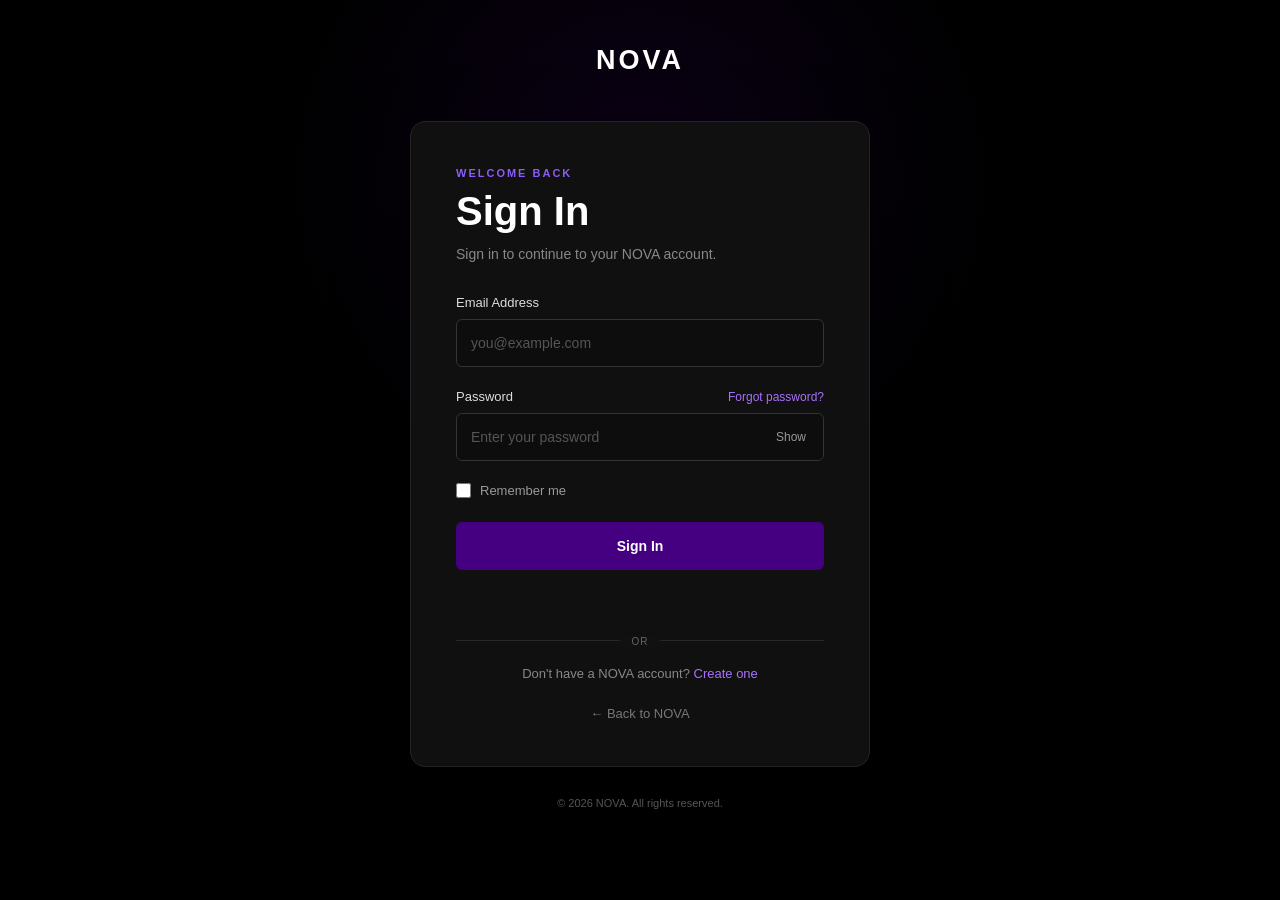
<file: sign in.html>
<!DOCTYPE html>
<html lang="en">

<head>

    <meta charset="UTF-8">

    <meta
        name="viewport"
        content="width=device-width, initial-scale=1.0"
    >

    <title>NOVA | Sign In</title>

    <link
        rel="stylesheet"
        href="sign in.css"
    >

</head>

<body>

    <main class="auth-page">


        <a
            href="index.html"
            class="auth-logo"
        >
            NOVA
        </a>


        <section class="auth-card">

            <div class="auth-heading">

                <p class="eyebrow">
                    WELCOME BACK
                </p>


                <h1>
                    Sign In
                </h1>


                <p>
                    Sign in to continue to your NOVA account.
                </p>

            </div>


            <form
                class="signin-form"
                id="signin-form"
            >

                <div class="form-group">

                    <label for="email">
                        Email Address
                    </label>


                    <input
                        type="email"
                        id="email"
                        name="email"
                        placeholder="you@example.com"
                        autocomplete="email"
                        required
                    >

                </div>


                <div class="form-group">

                    <div class="label-row">

                        <label for="password">
                            Password
                        </label>


                        <a href="#">
                            Forgot password?
                        </a>

                    </div>


                    <div class="password-field">

                        <input
                            type="password"
                            id="password"
                            name="password"
                            placeholder="Enter your password"
                            autocomplete="current-password"
                            required
                        >


                        <button
                            type="button"
                            class="password-toggle"
                            id="password-toggle"
                            aria-label="Show password"
                        >
                            Show
                        </button>

                    </div>

                </div>


                <label class="remember-row">

                    <input
                        type="checkbox"
                        id="remember"
                    >

                    <span>
                        Remember me
                    </span>

                </label>


                <button
                    type="submit"
                    class="signin-button"
                >
                    Sign In
                </button>


                <p
                    class="form-message"
                    id="form-message"
                ></p>

            </form>


            <div class="divider">

                <span>
                    OR
                </span>

            </div>


            <p class="create-account">
                Don't have a NOVA account?
                <a href="#">
                    Create one
                </a>
            </p>


            <a
                href="index.html"
                class="back-home"
            >
                ← Back to NOVA
            </a>

        </section>


        <p class="copyright">
            © 2026 NOVA. All rights reserved.
        </p>

    </main>


    <script src="sign-in.js"></script>

</body>

</html>
</file>
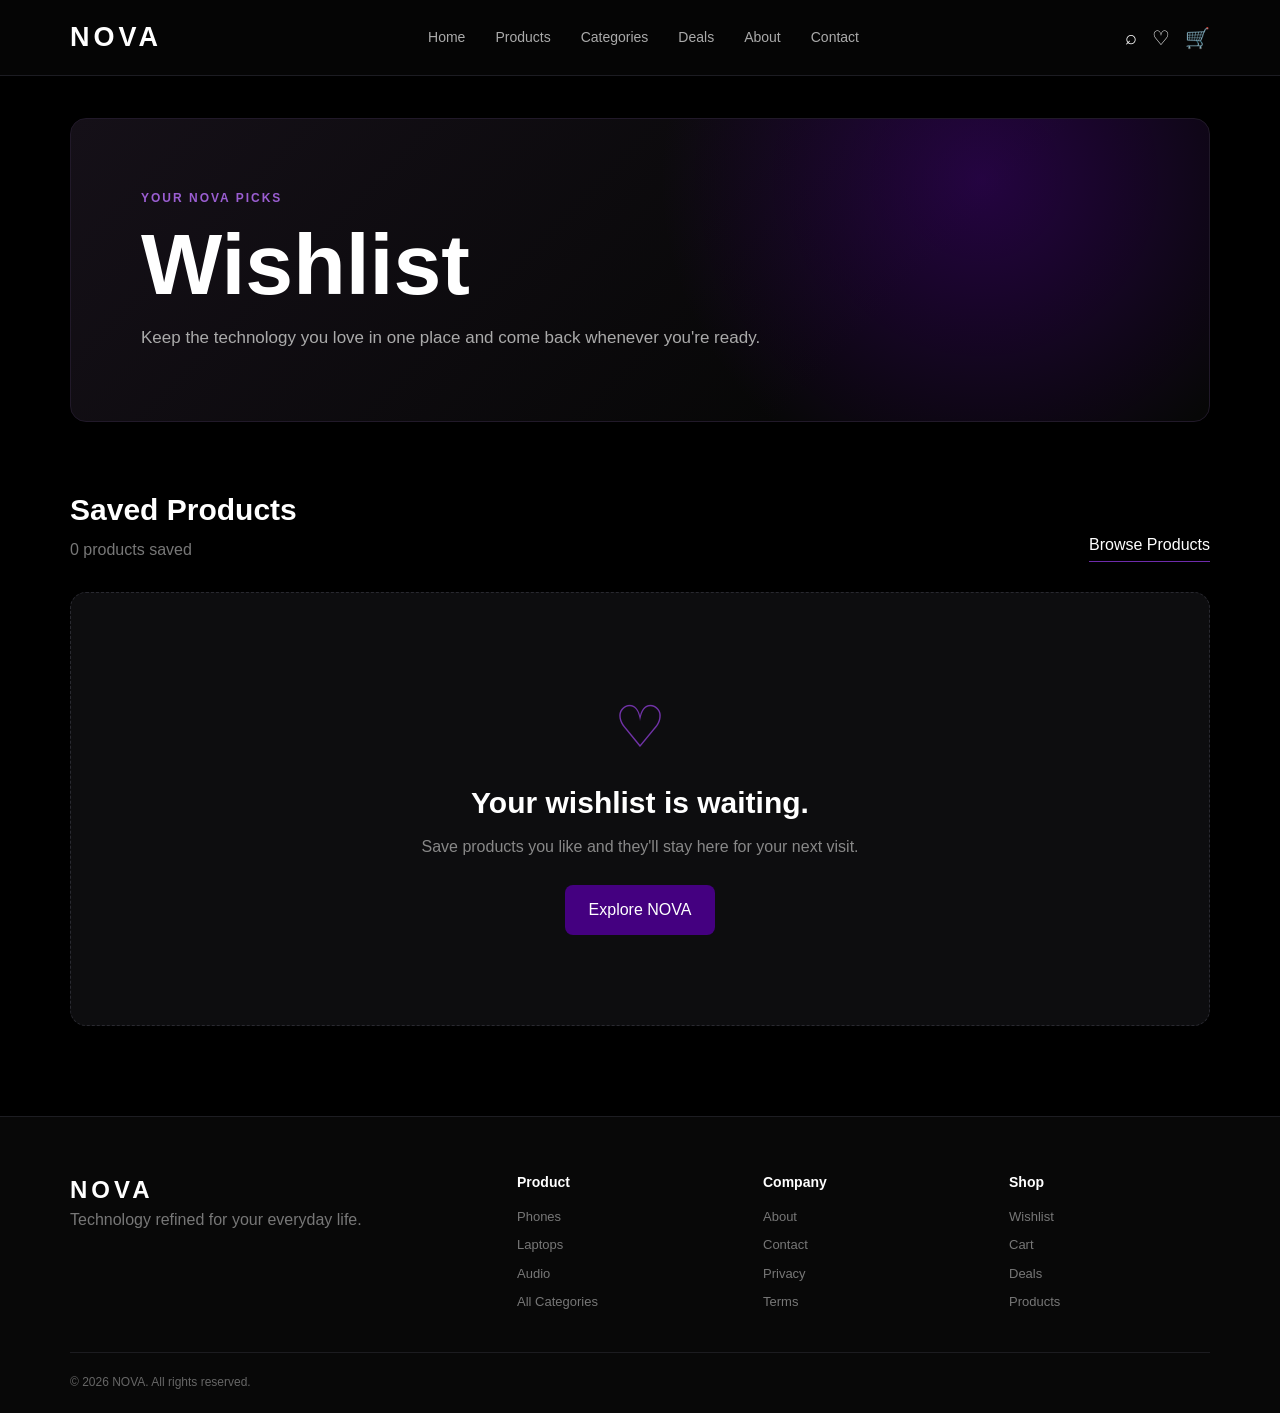
<file: Wishlist.html>
<!DOCTYPE html>
<html lang="en">
<head>
    <meta charset="UTF-8">
    <meta name="viewport" content="width=device-width, initial-scale=1.0">
    <title>NOVA | Wishlist</title>
    <link rel="stylesheet" href="Wishlist 1.css">
    <link rel="stylesheet" href="https://cdnjs.cloudflare.com/ajax/libs/font-awesome/6.5.2/css/all.min.css">
</head>
<body>
<header class="top-header">
    <a href="index.html" class="logo">NOVA</a>
    <nav class="top-links">
        <a href="index.html">Home</a>
        <a href="Products.html">Products</a>
        <a href="Categories.html">Categories</a>
        <a href="Deals.html">Deals</a>
        <a href="about.html">About</a>
        <a href="Contact.html">Contact</a>
    </nav>
    <div class="nav-right">
        <button type="button" class="header-icon search-button" id="search-button" aria-label="Search">⌕</button>
        <a href="cart.html" class="header-icon cart-button" aria-label="Shopping cart">🛒<span class="cart-count" id="cart-count">0</span></a>
        <button type="button" class="hamburger-button" id="menu-button" aria-label="Open menu" aria-expanded="false"><span></span><span></span><span></span></button>
    </div>
</header>
<div class="search-dropdown" id="search-dropdown">
    <div class="search-box"><span class="search-symbol">⌕</span><input type="text" id="search-input" placeholder="Search products..." autocomplete="off"><button type="button" class="close-search" id="close-search" aria-label="Close search">×</button></div>
    <div class="search-results" id="search-results"></div>
</div>
<div class="dropdown-overlay" id="dropdown-overlay"></div>

<main>
    <section class="wishlist-hero">
        <p class="eyebrow">YOUR NOVA PICKS</p>
        <h1>Wishlist</h1>
        <p>Keep the technology you love in one place and come back whenever you're ready.</p>
    </section>
    <section class="wishlist-section">
        <div class="wishlist-heading">
            <div><h2>Saved Products</h2><p id="wishlist-summary">0 products saved</p></div>
            <a href="Products.html" class="browse-link">Browse Products</a>
        </div>
        <div id="wishlist-grid" class="wishlist-grid"></div>
        <div id="wishlist-empty" class="wishlist-empty" hidden>
            <div class="empty-heart">♡</div>
            <h2>Your wishlist is waiting.</h2>
            <p>Save products you like and they'll stay here for your next visit.</p>
            <a href="Products.html">Explore NOVA</a>
        </div>
    </section>
</main>

<footer class="footer">
    <div class="footer-content">
        <div class="footer-brand"><h2>NOVA</h2><p>Technology refined for your everyday life.</p></div>
        <div class="footer-column"><h3>Product</h3><a href="Products.html">Phones</a><a href="Products.html">Laptops</a><a href="Products.html">Audio</a><a href="Categories.html">All Categories</a></div>
        <div class="footer-column"><h3>Company</h3><a href="about.html">About</a><a href="Contact.html">Contact</a><a href="#">Privacy</a><a href="#">Terms</a></div>
        <div class="footer-column"><h3>Shop</h3><a href="Wishlist.html">Wishlist</a><a href="cart.html">Cart</a><a href="Deals.html">Deals</a><a href="Products.html">Products</a></div>
    </div>
    <div class="footer-bottom"><p>© 2026 NOVA. All rights reserved.</p></div>
</footer>
<button id="back-to-top" class="back-to-top" aria-label="Back to top">↑</button>
<script src="site.js"></script>
<script src="Wishlist.js"></script>
</body>
</html>
</file>
<file: style.css>
@import url("https://fonts.googleapis.com/css2?family=Roboto:wght@400;500;600;700&display=swap");

* {
  margin: 0;
  padding: 0;
  box-sizing: border-box;
  font-family: "Roboto", sans-serif;
  }

html {
scroll-behavior: smooth;
scroll-padding-top: 80px;
}

body {
background: #000;
color: #fff;
overflow-x: hidden;
}

img {
max-width: 100%;
display: block;
}

button {
border: none;
cursor: pointer;
font-family: inherit;
}

button:hover {
background-color: rgb(85, 0, 160);
}

button:active {
transform: scale(.97);
}

.top-header {
width: 100%;
min-height: 70px;
background: rgba(0, 0, 0, .82);
backdrop-filter: blur(14px);
-webkit-backdrop-filter: blur(14px);
border-bottom: 1px solid rgba(255, 255, 255, .08);
display: flex;
align-items: center;
padding: 0 70px;
gap: 20px;
position: sticky;
top: 0;
z-index: 5000;
}

.logo {
width: 200px;
flex-shrink: 0;
color: #fff;
text-decoration: none;
font-size: 24px;
font-weight: 700;
letter-spacing: 2px;
}

.top-links {
flex: 1;
display: flex;
align-items: center;
justify-content: center;
gap: 40px;
}

.top-links a {
position: relative;
color: #fff;
text-decoration: none;
font-size: 14px;
font-weight: 500;
letter-spacing: .5px;
white-space: nowrap;
transition: color .3s ease;
}

.top-links a::after {
content: "";
position: absolute;
left: 0;
bottom: -7px;
width: 0;
height: 2px;
background: rgb(68, 0, 128);
transition: width .3s ease;
}

.top-links a:hover {
color: #aaa;
}

.top-links a:hover::after {
width: 100%;
}

.nav-right {
width: 200px;
flex-shrink: 0;
display: flex;
align-items: center;
justify-content: flex-end;
gap: 20px;
}

.header-icon {
width: 30px;
height: 35px;
position: relative;
display: flex;
align-items: center;
justify-content: center;
padding: 0;
background: transparent;
color: #fff;
text-decoration: none;
font-size: 20px;
line-height: 1;
appearance: none;
-webkit-appearance: none;
box-shadow: none;
transition: color .3s ease, transform .2s ease;
}

.header-icon:hover {
background: transparent;
color: #aaa;
transform: translateY(-1px);
}

.cart-button {
position: relative;
}

.cart-count {
position: absolute;
top: -5px;
right: -8px;
min-width: 18px;
height: 18px;
padding: 0 4px;
display: none;
align-items: center;
justify-content: center;
background: rgb(68, 0, 128);
color: #fff;
border-radius: 50px;
font-size: 10px;
font-weight: 700;
line-height: 1;
}

.sign-in-button {
display: inline-flex;
align-items: center;
justify-content: center;
padding: 8px 16px;
background: rgb(68, 0, 128);
color: #fff;
text-decoration: none;
border-radius: 5px;
font-size: 14px;
transition: background .3s ease, transform .2s ease;
}

.sign-in-button:hover {
background: rgb(85, 0, 160);
transform: translateY(-2px);
}

.hamburger-button {
display: none;
width: 38px;
height: 38px;
padding: 7px;
background: transparent;
flex-direction: column;
align-items: center;
justify-content: center;
gap: 5px;
flex-shrink: 0;
}

.hamburger-button:hover {
background: transparent;
}

.hamburger-button span {
width: 22px;
height: 2px;
display: block;
background: #fff;
border-radius: 2px;
transition: transform .3s ease, opacity .3s ease;
}

.hamburger-button.active span:nth-child(1) {
transform: translateY(7px) rotate(45deg);
}

.hamburger-button.active span:nth-child(2) {
opacity: 0;
}

.hamburger-button.active span:nth-child(3) {
transform: translateY(-7px) rotate(-45deg);
}

.mobile-menu {
display: none;
}

.mobile-menu.active {
display: flex;
}

.search-dropdown {
position: fixed;
top: 70px;
right: 70px;
width: 420px;
max-width: calc(100vw - 40px);
background: #111;
border: 1px solid #292929;
border-radius: 0 0 12px 12px;
z-index: 6000;
opacity: 0;
visibility: hidden;
transform: translateY(-10px);
transition: opacity .25s ease, transform .25s ease, visibility .25s ease;
}

.search-dropdown.active {
opacity: 1;
visibility: visible;
transform: translateY(0);
}

.search-box {
display: flex;
align-items: center;
gap: 12px;
padding: 16px 18px;
border-bottom: 1px solid #292929;
}

.search-symbol {
color: #888;
font-size: 20px;
}

#search-input {
flex: 1;
min-width: 0;
height: 40px;
background: transparent;
border: none;
outline: none;
color: #fff;
font-size: 15px;
}

#search-input::placeholder {
color: #666;
}

.close-search {
padding: 0;
background: transparent;
color: #888;
border: none;
font-size: 24px;
line-height: 1;
}

.close-search:hover {
background: transparent;
color: #fff;
}

.search-results {
max-height: 420px;
overflow-y: auto;
}

.search-result {
width: 100%;
display: flex;
align-items: center;
gap: 14px;
padding: 13px 16px;
border: none;
border-bottom: 1px solid #222;
background: transparent;
color: white;
text-align: left;
cursor: pointer;
transition: background .2s ease;
}

.search-result:hover {
background: #1b1b1b;
}

.search-result:last-child {
border-bottom: none;
}

.search-result-image {
width: 52px;
height: 52px;
flex-shrink: 0;
display: flex;
align-items: center;
justify-content: center;
overflow: hidden;
background: #181818;
border-radius: 7px;
}

.search-result-image img {
width: 100%;
height: 100%;
object-fit: contain;
}

.search-result-info {
flex: 1;
min-width: 0;
}

.search-result-info strong {
display: block;
margin-bottom: 4px;
color: #fff;
font-size: 14px;
white-space: nowrap;
overflow: hidden;
text-overflow: ellipsis;
}

.search-result-info small {
display: block;
color: #888;
font-size: 12px;
}

.search-result-price {
color: #fff;
font-size: 13px;
font-weight: 600;
white-space: nowrap;
}

.search-message {
padding: 25px 18px;
color: #777;
font-size: 13px;
text-align: center;
}

.dropdown-overlay {
position: fixed;
inset: 70px 0 0;
background: rgba(0, 0, 0, .45);
z-index: 5500;
opacity: 0;
visibility: hidden;
transition: opacity .25s ease, visibility .25s ease;
}

.dropdown-overlay.active {
opacity: 1;
visibility: visible;
}

.hero {
min-height: 650px;
display: flex;
align-items: center;
position: relative;
overflow: hidden;
padding: 70px;
background-color: #18121f;
background-image:
linear-gradient(
90deg,
rgba(0, 0, 0, .95) 0%,
rgba(0, 0, 0, .75) 45%,
rgba(0, 0, 0, .10) 100%
),
url("generic image 1.jpg");
background-size: cover;
background-position: left center;
background-repeat: no-repeat;
animation: heroReveal 1s cubic-bezier(0.22, 1, 0.36, 1) both;
}

.hero-text {
width: 50%;
max-width: 650px;
position: relative;
z-index: 2;
opacity: 0;
transform: translateY(70px);
animation: heroTextReveal .9s cubic-bezier(0.22, 1, 0.36, 1) .25s both;
}

.hero-text h1 {
font-size: clamp(55px, 6vw, 75px);
line-height: 1.05;
margin-bottom: 25px;
}

.technology {
display: block;
color: #fff;
}

.refined {
display: block;
color: rgb(68, 0, 128);
}

.hero-text p {
max-width: 500px;
color: #aaa;
font-size: 18px;
line-height: 1.6;
margin-bottom: 30px;
}

.hero-buttons {
display: flex;
align-items: center;
flex-wrap: wrap;
gap: 12px;
}

.hero-buttons button {
padding: 11px 20px;
background: rgb(68, 0, 128);
color: #fff;
border-radius: 5px;
font-size: 14px;
transition: background .3s ease, transform .2s ease;
}

.hero-buttons button:hover {
background: rgb(85, 0, 160);
transform: translateY(-2px);
}

.categories {
padding: 80px 70px;
background: #000;
}

.category-header {
width: 100%;
display: flex;
align-items: center;
justify-content: space-between;
margin-bottom: 30px;
}

.category-header h2 {
color: #fff;
font-size: 32px;
}

.category-header a {
color: rgb(68, 0, 128);
text-decoration: none;
font-size: 14px;
font-weight: 500;
transition: color .3s ease;
}

.category-header a:hover {
color: #aaa;
}

.category-container {
width: 100%;
display: grid;
grid-template-columns: repeat(3, minmax(0, 1fr));
gap: 25px;
}

.category-card {
height: 90%;
position: relative;
overflow: hidden;
display: flex;
align-items: center;
justify-content: center;
background: #111;
border-radius: 10px;
animation: revealCard linear both;
animation-timeline: view();
animation-range: entry 0% cover 45%;
}

.category-card:nth-child(2) {
animation-delay: .12s;
}

.category-card:nth-child(3) {
animation-delay: .24s;
}

.category-card img {
    width: 100%;
    height: 100%;
    object-fit: cover;
    object-position: center;
    filter: brightness(45%) saturate(40%);
    transition: filter .4s ease, transform .4s ease;
}

.category-card:hover img {
filter: brightness(100%) saturate(100%);
transform: scale(1.03);
}

.category-card::after {
content: "";
position: absolute;
inset: 0;
background: linear-gradient(
to top,
rgba(0, 0, 0, .65),
transparent 55%
);
pointer-events: none;
}

.category-card h3 {
position: absolute;
left: 20px;
bottom: 20px;
z-index: 2;
margin: 0;
}

.category-card h3 a {
color: #fff;
text-decoration: none;
font-size: 17px;
font-weight: 500;
letter-spacing: .5px;
}

.category-card h3 a:hover {
color: #ddd;
}

.products {
padding: 80px 70px;
background: #000;
}

.products-header {
width: 100%;
display: flex;
align-items: center;
justify-content: space-between;
margin-bottom: 30px;
}

.products-header h2 {
color: #fff;
font-size: 32px;
}

.products-header a {
color: rgb(68, 0, 128);
text-decoration: none;
font-size: 14px;
font-weight: 500;
transition: color .3s ease;
}

.products-header a:hover {
color: #aaa;
}

.product-container {
width: 105%;
display: grid;
grid-template-columns: repeat(4, minmax(0, 1fr));
gap: 25px;
}

.product-card {
min-width: 0;
overflow: hidden;
padding-bottom: 20px;
background: #111;
border-radius: 10px;
border: 1px solid transparent;
animation: revealCard linear both;
animation-timeline: view();
animation-range: entry 0% cover 45%;
transition:
transform .3s ease,
border-color .3s ease,
box-shadow .3s ease;
}

.product-card:nth-child(2) {
animation-delay: .12s;
}

.product-card:nth-child(3) {
animation-delay: .24s;
}

.product-card:nth-child(4) {
animation-delay: .36s;
}

.product-card:hover {
transform: translateY(-5px);
border-color: rgba(68, 0, 128, .4);
box-shadow: 0 15px 35px rgba(0, 0, 0, .35);
}

.product-image {
width: 105%;
height: 280px;
display: flex;
align-items: center;
justify-content: center;
overflow: hidden;
background: #151515;
}

.product-image img {
width: 100%;
height: 100%;
display: block;
object-fit: cover;
object-position: center;
filter: brightness(45%) saturate(40%);
transition: filter .4s ease, transform .4s ease;
}

.product-card:hover .product-image img {
filter: brightness(100%) saturate(100%);
transform: scale(1.04);
}

.product-info {
padding: 20px;
}

.product-info h3 {
color: #fff;
font-size: 18px;
margin-bottom: 10px;
}

.rating {
color: #ffc400;
font-size: 14px;
margin-bottom: 12px;
}

.rating span {
color: #aaa;
margin-left: 5px;
}

.price {
color: #fff;
font-size: 17px;
font-weight: 600;
margin-bottom: 15px;
}

.view-details {
display: inline-flex;
align-items: center;
justify-content: center;
margin-right: 7px;
padding: 10px 14px;
background:  rgb(68, 0, 128);
color: #fff;
border: 1px solid rgba(255, 255, 255, .18);
border-radius: 5px;
text-decoration: none;
font-size: 13px;
transition:
background .3s ease,
border-color .3s ease,
transform .2s ease;
}

.view-details:hover {
background: rgba(68, 0, 128, .18);
border-color: rgba(68, 0, 128, .7);
transform: translateY(-2px);
}

.product-info button,
.add-to-cart {
background: rgb(68, 0, 128);
color: #fff;
padding: 10px 18px;
border: none;
border-radius: 5px;
cursor: pointer;
font-size: 14px;
transition: background .3s ease, transform .2s ease;
}

.product-info button:hover,
.add-to-cart:hover {
background: rgb(85, 0, 160);
transform: translateY(-2px);
}

.product-info button:disabled,
.add-to-cart:disabled {
opacity: .8;
cursor: default;
transform: none;
}

.upgrade {
margin: 0 70px;
min-height: 300px;
padding: 60px;
display: flex;
align-items: center;
justify-content: flex-start;
overflow: hidden;
border-radius: 15px;
background-image:
linear-gradient(
rgba(0, 0, 0, .25),
rgba(0, 0, 0, .25)
),
url("generic\ image\ 7.jpg");
background-size: cover;
background-position: center;
animation: revealSection linear both;
animation-timeline: view();
animation-range: entry 0% cover 45%;
}

.upgrade-text h2 {
color: #fff;
font-size: 32px;
margin-bottom: 12px;
}

.upgrade-text p {
color: #ddd;
font-size: 18px;
line-height: 1.6;
margin-bottom: 28px;
}

.upgrade-text a {
display: inline-flex;
align-items: center;
justify-content: center;
padding: 11px 22px;
background: rgb(68, 0, 128);
color: #fff;
text-decoration: none;
border-radius: 5px;
font-size: 14px;
font-weight: 500;
transition: background .3s ease, transform .2s ease;
}

.upgrade-text a:hover {
background: rgb(85, 0, 160);
transform: translateY(-2px);
}

.newsletter {
padding: 80px 70px;
display: flex;
align-items: center;
justify-content: space-between;
gap: 50px;
background: #000;
animation: revealSection linear both;
animation-timeline: view();
animation-range: entry 0% cover 45%;
}

.newsletter-text {
width: 45%;
}

.newsletter-text h2 {
color: #fff;
font-size: 32px;
margin-bottom: 12px;
}

.newsletter-text p {
color: #aaa;
font-size: 16px;
line-height: 1.5;
}

.subscribe {
width: 45%;
display: flex;
align-items: center;
gap: 10px;
}

.subscribe input {
flex: 1;
height: 45px;
padding: 0 15px;
background: #111;
color: #fff;
border: 1px solid #333;
border-radius: 5px;
outline: none;
transition: border-color .3s ease, box-shadow .3s ease;
}

.subscribe input:focus {
border-color: rgb(68, 0, 128);
box-shadow: 0 0 0 3px rgba(68, 0, 128, .15);
}

.subscribe input::placeholder {
color: #777;
}

.subscribe button {
height: 45px;
padding: 0 25px;
background: rgb(68, 0, 128);
color: #fff;
border: none;
border-radius: 5px;
cursor: pointer;
}

.subscribe button:hover {
background: rgb(85, 0, 160);
}

.footer {
padding: 70px 70px 30px;
border-top: 1px solid #24242c;
background: #0b0b0f;
animation: revealSection linear both;
animation-timeline: view();
animation-range: entry 0% cover 45%;
}

.footer-content {
max-width: 1400px;
margin: 0 auto;
display: grid;
grid-template-columns: 1.5fr 1fr 1fr 1fr 1.5fr;
gap: 50px;
align-items: start;
}

.footer-brand h2 {
color: #fff;
font-size: 28px;
font-weight: 700;
}

.footer-column {
display: flex;
flex-direction: column;
}

.footer-column h3,
.footer-social h3 {
color: #fff;
font-size: 15px;
font-weight: 600;
margin-bottom: 20px;
}

.footer-column a {
color: #a1a1aa;
text-decoration: none;
font-size: 14px;
margin-bottom: 12px;
transition: color .3s ease, transform .3s ease;
}

.footer-column a:hover {
color: #8b5cf6;
transform: translateX(3px);
}

.footer-social p {
color: #a1a1aa;
font-size: 14px;
margin-bottom: 20px;
}

.social-icons {
display: flex;
gap: 12px;
}

.social-icons a {
width: 40px;
height: 40px;
border-radius: 50%;
display: flex;
align-items: center;
justify-content: center;
color: #fff;
background: #000;
text-decoration: none;
font-size: 18px;
transition: all .3s ease;
}

.social-icons a:hover {
background: #8b5cf6;
transform: translateY(-3px);
}

.footer-bottom {
max-width: 1400px;
margin: 50px auto 0;
padding-top: 25px;
border-top: 1px solid #24242c;
display: flex;
justify-content: space-between;
align-items: center;
}

.footer-bottom p {
color: #71717a;
font-size: 13px;
}

.footer-bottom a {
color: #71717a;
text-decoration: none;
font-size: 13px;
margin-left: 20px;
}

.footer-bottom a:hover {
color: #fff;
}

.back-to-top {
position: fixed;
right: 25px;
bottom: 25px;
width: 42px;
height: 42px;
border: 1px solid rgba(168, 85, 247, .45);
border-radius: 50%;
background: rgba(16, 16, 24, .92);
color: #fff;
display: flex;
align-items: center;
justify-content: center;
font-size: 19px;
line-height: 1;
cursor: pointer;
opacity: 0;
visibility: hidden;
transform: translateY(15px);
transition:
opacity .3s ease,
visibility .3s ease,
transform .3s ease,
background .3s ease,
box-shadow .3s ease;
z-index: 4000;
}

.back-to-top.show {
opacity: 1;
visibility: visible;
transform: translateY(0);
}

.back-to-top:hover {
background: #8b2cff;
box-shadow: 0 0 20px rgba(139, 44, 255, .35);
transform: translateY(-3px);
}

[data-typewriter] {
    display: inline-block;
    min-height: 1.2em;
}

.typewriter-active::after {
    content: "";
    display: inline-block;
    width: 2px;
    height: 0.9em;
    margin-left: 6px;
    background: currentColor;
    vertical-align: -0.05em;
    animation: nova-cursor 0.7s steps(1) infinite;
}

.typewriter-finished::after {
    animation: nova-cursor 0.7s steps(1) infinite;
}

@keyframes nova-cursor {
    0%,
    49% {
        opacity: 1;
    }

    50%,
    100% {
        opacity: 0;
    }
}

@keyframes heroReveal {
from {
opacity: 0;
transform: translateY(80px) scale(.94);
}


to {
    opacity: 1;
    transform: translateY(0) scale(1);
}


}

@keyframes heroTextReveal {
from {
opacity: 0;
transform: translateY(70px);
}


to {
    opacity: 1;
    transform: translateY(0);
}


}

@keyframes revealSection {
from {
opacity: 0;
transform: translateY(120px) scale(.94);
}


to {
    opacity: 1;
    transform: translateY(0) scale(1);
}


}

@keyframes revealCard {
from {
opacity: 0;
transform: translateY(100px) scale(.90);
}


to {
    opacity: 1;
    transform: translateY(0) scale(1);
}


}

@media (prefers-reduced-motion: reduce) {


html {
    scroll-behavior: auto;
}

*,
*::before,
*::after {
    animation-duration: .01ms !important;
    animation-iteration-count: 1 !important;
    transition-duration: .01ms !important;
}

.hero,
.hero-text,
.categories,
.products,
.upgrade,
.newsletter,
.footer,
.category-card,
.product-card {
    animation: none !important;
    opacity: 1 !important;
    transform: none !important;
}


}

@media (max-width: 1000px) {


.top-header {
    padding: 0 35px;
}

.logo {
    width: 150px;
}

.top-links {
    gap: 20px;
}

.nav-right {
    width: 150px;
    gap: 12px;
}

.hero {
    min-height: 600px;
    padding: 55px 35px;
    background-position: 75% center;
}

.hero-text {
    width: 55%;
}

.hero-text h1 {
    font-size: 55px;
}

.hero-text p {
    font-size: 16px;
}

.categories {
    padding: 50px 35px;
}

.category-container {
    gap: 20px;
}

.category-card {
    height: 230px;
}

.products {
    padding: 50px 35px;
}

.product-container {
    grid-template-columns: repeat(2, minmax(0, 1fr));
    gap: 20px;
}

.upgrade {
    margin: 0 35px;
    padding: 50px;
    min-height: 280px;
}

.newsletter {
    padding: 50px 35px;
}

.footer {
    padding: 55px 35px 30px;
}

.footer-content {
    grid-template-columns: repeat(3, 1fr);
    gap: 35px;
}

.footer-brand {
    grid-column: 1 / -1;
}


}

@media (max-width: 650px) {


.top-header {
    min-height: 70px;
    padding: 0 20px;
    display: flex;
    align-items: center;
    justify-content: space-between;
    gap: 12px;
    flex-wrap: wrap;
}

.logo {
    width: auto;
    min-width: 0;
    font-size: 22px;
    margin-right: auto;
}

.nav-right {
    width: auto;
    min-width: 0;
    display: flex;
    align-items: center;
    justify-content: flex-end;
    gap: 10px;
}

.sign-in-button {
    display: inline-flex;
    padding: 7px 12px;
    font-size: 13px;
    white-space: nowrap;
}

.hamburger-button {
    display: flex;
    width: 32px;
    height: 32px;
    padding: 0;
    background: transparent;
    flex-direction: column;
    align-items: center;
    justify-content: center;
    gap: 5px;
    cursor: pointer;
}

.hamburger-button span {
    display: block;
    width: 22px;
    height: 2px;
    background: #fff;
    border-radius: 2px;
}

.top-links {
    display: none;
    order: 3;
    width: 100%;
    flex-basis: 100%;
    flex-direction: column;
    align-items: flex-start;
    justify-content: flex-start;
    gap: 0;
    margin-top: 15px;
    padding: 10px 0;
    border-top: 1px solid rgba(255, 255, 255, .1);
}

.top-links.active {
    display: flex !important;
}

.top-links a {
    display: block;
    width: 100%;
    padding: 13px 5px;
    color: #fff;
    font-size: 14px;
    text-decoration: none;
}

.top-links a::after {
    display: none;
}

.top-links a:hover,
.top-links a.active {
    color: #a855f7;
}

.search-dropdown {
    top: 70px;
    left: 15px;
    right: 15px;
    width: auto;
    max-width: none;
}

.dropdown-overlay {
    inset: 70px 0 0;
}

.hero {
    min-height: 520px;
    padding: 60px 25px;
    background-position: 70% center;
}

.hero-text {
    width: 65%;
}

.hero-text h1 {
    font-size: clamp(42px, 11vw, 58px);
}

.hero-text p {
    font-size: 16px;
    line-height: 1.6;
}

.hero-text p br {
    display: none;
}

.hero-buttons {
    gap: 10px;
}

.hero-buttons button {
    padding: 10px 17px;
    font-size: 13px;
}

.category-container {
    grid-template-columns: repeat(2, minmax(0, 1fr));
    gap: 20px;
}

.category-card {
    position: relative;
    height: 230px;
    overflow: hidden;
}

.category-card > a {
    position: absolute;
    inset: 0;
    width: 100%;
    height: 100%;
    display: block;
}

.category-card > a img {
    position: absolute;
    inset: 0;
    width: 100%;
    height: 100%;
    display: block;
    object-fit: cover;
    object-position: center;
}

.category-card:nth-child(3) {
    grid-column: 1 / -1;
    height: 230px;
}

.category-card h3 {
    position: absolute;
    left: 18px;
    bottom: 18px;
    z-index: 2;
}

.products {
    padding: 70px 25px;
}

.products-header {
    margin-bottom: 30px;
}

.products-header h2 {
    font-size: 28px;
}

.product-container {
    grid-template-columns: repeat(2, minmax(0, 1fr));
    gap: 20px;
}

.product-image {
    height: 210px;
}

.product-info {
    padding: 12px;
}

.product-info h3 {
    font-size: 10px;
}

.rating {
    font-size: 13px;
}

.price {
    font-size: 16px;
}

.view-details {
    width: 100%;
    margin: 0 0 8px;
}

.product-info button,
.add-to-cart {
    width: 100%;
    padding: 10px;
    font-size: 13px;
}

.upgrade {
    margin: 0 25px;
    min-height: 300px;
    padding: 45px 30px;
    justify-content: center;
    text-align: center;
}

.upgrade-text h2 {
    font-size: 29px;
}

.upgrade-text p {
    font-size: 16px;
    margin-bottom: 25px;
}

.upgrade-text a {
    padding: 11px 21px;
    font-size: 13px;
}

.newsletter {
    padding: 70px 25px;
    display: grid;
    grid-template-columns: 1fr;
    gap: 30px;
    text-align: center;
}

.newsletter-text {
    width: 100%;
}

.newsletter-text h2 {
    font-size: 29px;
}

.newsletter-text p {
    font-size: 16px;
}

.subscribe {
    width: 100%;
    display: grid;
    grid-template-columns: 1fr auto;
    gap: 10px;
}

.subscribe input {
    width: 100%;
}

.subscribe button {
    height: 45px;
    padding: 0 20px;
}

.footer {
    padding: 55px 25px 30px;
}

.footer-content {
    grid-template-columns: repeat(2, minmax(0, 1fr));
    gap: 40px 30px;
}

.footer-brand {
    grid-column: 1 / -1;
}

.footer-social {
    grid-column: 1 / -1;
}

.footer-bottom {
    margin-top: 45px;
    flex-direction: column;
    align-items: flex-start;
    gap: 18px;
}

.footer-bottom a {
    margin-left: 0;
    margin-right: 20px;
}

.back-to-top {
    right: 16px;
    bottom: 18px;
    width: 38px;
    height: 38px;
    font-size: 17px;
}


}

@media (max-width: 500px) {


.top-header {
    padding: 0 18px;
}

.logo {
    font-size: 21px;
}

.nav-right {
    gap: 8px;
}

.header-icon {
    width: 30px;
    height: 35px;
}

.sign-in-button {
    padding: 7px 10px;
    font-size: 12px;
}

.hamburger-button {
    width: 36px;
    height: 36px;
}

.hero {
    min-height: 520px;
    padding: 60px 25px;
    background-position: 70% center;
}

.hero-text {
    width: 68%;
}

.hero-text h1 {
    font-size: 44px;
}

.hero-text p {
    font-size: 15px;
}

.categories {
    padding: 60px 20px;
}

.category-header h2 {
    font-size: 25px;
}

.category-container {
    gap: 15px;
}

.category-card {
    height: 190px;
}

.category-card:nth-child(3) {
    height: 200px;
}

.products {
    padding: 60px 20px;
}

.products-header h2 {
    font-size: 25px;
}

.product-container {
    gap: 15px;
}

.product-image {
    height: 190px;
}

.product-info {
    padding: 15px;
}

.product-info h3 {
    font-size: 15px;
}

.rating {
    font-size: 12px;
}

.price {
    font-size: 15px;
}

.upgrade {
    margin: 0 20px;
}


}

@media (max-width: 380px) {


.top-header {
    padding: 0 15px;
}

.logo {
    font-size: 20px;
}

.nav-right {
    gap: 5px;
}

.header-icon {
    width: 28px;
}

.sign-in-button {
    padding: 6px 8px;
    font-size: 11px;
}

.hamburger-button {
    width: 34px;
    height: 34px;
}

.hero {
    min-height: 500px;
    padding: 50px 20px;
    background-position: 68% center;
}

.hero-text {
    width: 72%;
}

.hero-text h1 {
    font-size: 39px;
}

.hero-text p {
    font-size: 14px;
}

.hero-buttons {
    gap: 8px;
}

.hero-buttons button {
    padding: 9px 13px;
    font-size: 12px;
}

.category-container {
    grid-template-columns: 1fr;
}

.category-card {
    height: 210px;
}

.category-card:nth-child(3) {
    grid-column: auto;
    height: 210px;
}

.product-container {
    grid-template-columns: 1fr;
}

.product-image {
    height: 240px;
}

.newsletter {
    padding: 60px 20px;
}

.subscribe {
    grid-template-columns: 1fr;
}

.subscribe button {
    width: 100%;
}


}
</file>
<file: about.css>
* {
    margin: 0;
    padding: 0;
    box-sizing: border-box;
    font-family: Arial, Helvetica, sans-serif;
}

html {
    scroll-behavior: smooth;
}

body {
    background: #07070d;
    color: #ffffff;
    min-height: 100vh;
    overflow-x: hidden;
}

img {
    display: block;
    max-width: 100%;
}

button,
input {
    font: inherit;
}

button {
    border: none;
    cursor: pointer;
}

.top-header {
    width: 100%;
    min-height: 76px;
    display: flex;
    align-items: center;
    justify-content: space-between;
    padding: 0 48px;
    background: rgba(7, 7, 13, 0.96);
    border-bottom: 1px solid rgba(255, 255, 255, 0.08);
    position: sticky;
    top: 0;
    z-index: 5000;
}

.logo {
    color: #ffffff;
    text-decoration: none;
    font-size: 25px;
    font-weight: 700;
    letter-spacing: 1px;
    min-width: 120px;
}

.top-links {
    display: flex;
    align-items: center;
    justify-content: center;
    gap: 38px;
}

.top-links a {
    color: #ffffff;
    text-decoration: none;
    font-size: 13px;
    font-weight: 500;
    transition: color 0.3s ease;
}

.top-links a:hover,
.top-links a.active {
    color: #a855f7;
}

.nav-right {
    width: 220px;
    flex-shrink: 0;
    display: flex;
    align-items: center;
    justify-content: flex-end;
    gap: 24px;
}

.header-icon {
    width: 28px;
    height: 35px;
    position: relative;
    display: flex;
    align-items: center;
    justify-content: center;
    padding: 0;
    background: transparent;
    color: #ffffff;
    text-decoration: none;
    font-size: 17px;
    transition: color 0.3s ease, opacity 0.3s ease;
}

.header-icon:hover {
    color: #a855f7;
    opacity: 1;
}

.header-icon i {
    pointer-events: none;
}

.cart-count {
    position: absolute;
    top: -5px;
    right: -7px;
    min-width: 15px;
    height: 15px;
    padding: 0 4px;
    border-radius: 50%;
    background: #8b2cff;
    color: #ffffff;
    font-size: 9px;
    display: none;
    align-items: center;
    justify-content: center;
    line-height: 1;
}

.sign-in-button {
    display: inline-flex;
    align-items: center;
    justify-content: center;
    border: none;
    background: linear-gradient(135deg, #6d00ff, #9b22ff);
    color: #ffffff;
    padding: 10px 19px;
    border-radius: 5px;
    font-size: 12px;
    text-decoration: none;
    cursor: pointer;
    white-space: nowrap;
    flex-shrink: 0;
    transition: 0.3s ease;
}

.sign-in-button:hover {
    transform: translateY(-1px);
    box-shadow: 0 0 18px rgba(139, 44, 255, 0.4);
}

.hamburger-button {
    width: 32px;
    height: 32px;
    padding: 0;
    display: none;
    flex-direction: column;
    align-items: center;
    justify-content: center;
    gap: 5px;
    background: transparent;
    color: #ffffff;
    cursor: pointer;
}

.hamburger-button span {
    display: block;
    width: 22px;
    height: 2px;
    background: #ffffff;
    border-radius: 2px;
    transition: all 0.3s ease;
}

.hamburger-button:hover span {
    background: #a855f7;
}

.hamburger-button.active span:nth-child(1) {
    transform: translateY(7px) rotate(45deg);
}

.hamburger-button.active span:nth-child(2) {
    opacity: 0;
}

.hamburger-button.active span:nth-child(3) {
    transform: translateY(-7px) rotate(-45deg);
}

.dropdown-overlay {
    position: fixed;
    inset: 0;
    background: rgba(0, 0, 0, 0.55);
    display: none;
    z-index: 4999;
}

.dropdown-overlay.active {
    display: block;
}

.search-dropdown {
    position: fixed;
    top: 76px;
    right: 125px;
    width: 370px;
    padding: 15px;
    background: #101018;
    border: 1px solid rgba(168, 85, 247, 0.3);
    border-radius: 10px;
    box-shadow: 0 15px 40px rgba(0, 0, 0, 0.5);
    display: none;
    z-index: 5001;
}

.search-dropdown.active {
    display: block;
}

.search-box {
    display: flex;
    align-items: center;
    gap: 9px;
}

.search-symbol {
    flex-shrink: 0;
    color: #ffffff;
    font-size: 19px;
    line-height: 1;
}

.search-box input {
    width: 100%;
    padding: 12px 14px;
    border: 1px solid #292936;
    border-radius: 6px;
    outline: none;
    background: #181821;
    color: #ffffff;
    font-size: 13px;
}

.search-box input::placeholder {
    color: #777783;
}

.search-box input:focus {
    border-color: #8b2cff;
}

.close-search {
    width: 38px;
    height: 38px;
    flex-shrink: 0;
    display: flex;
    align-items: center;
    justify-content: center;
    border-radius: 6px;
    background: #181821;
    color: #ffffff;
    font-size: 20px;
    line-height: 1;
    transition: 0.3s ease;
}

.close-search:hover {
    background: #8b2cff;
}

.search-results {
    margin-top: 10px;
    max-height: 360px;
    overflow-y: auto;
}

.search-result {
    width: 100%;
    display: flex;
    align-items: center;
    gap: 10px;
    padding: 9px;
    margin-bottom: 5px;
    border: none;
    border-radius: 6px;
    background: transparent;
    color: #ffffff;
    cursor: pointer;
    text-align: left;
}

.search-result:hover {
    background: #1a1525;
}

.search-result-image {
    width: 42px;
    height: 42px;
    border-radius: 5px;
    overflow: hidden;
    background: #171721;
    flex-shrink: 0;
}

.search-result-image img {
    width: 100%;
    height: 100%;
    object-fit: contain;
}

.search-result-info {
    display: flex;
    flex-direction: column;
    gap: 3px;
    flex: 1;
}

.search-result-info strong {
    font-size: 12px;
}

.search-result-info small {
    color: #898995;
    font-size: 10px;
}

.search-result-price {
    font-size: 11px;
    color: #b15cff;
}

.search-message {
    color: #888894;
    text-align: center;
    padding: 18px;
    font-size: 12px;
}

main {
    width: 100%;
    max-width: 1100px;
    margin: 0 auto;
    padding: 38px 28px 45px;
}

.about-hero {
    min-height: 235px;
    display: grid;
    grid-template-columns: 1fr 1.25fr;
    gap: 32px;
    align-items: center;
    padding: 18px 0 25px;
}

.about-intro {
    padding-left: 5px;
}

.about-intro h1 {
    max-width: 420px;
    font-size: 31px;
    line-height: 1.13;
    font-weight: 700;
    letter-spacing: -0.8px;
}

.about-intro h1 span {
    display: block;
}

.about-intro p {
    max-width: 390px;
    margin-top: 17px;
    color: #8f8f9a;
    font-size: 11px;
    line-height: 1.7;
}

.about-image {
    height: 190px;
    border-radius: 7px;
    overflow: hidden;
    background: #11111a;
    border: 1px solid rgba(255, 255, 255, 0.08);
}

.about-image img {
    width: 100%;
    height: 100%;
    object-fit: cover;
}

.center-type-reveal {
    opacity: 0;
    clip-path: inset(0 50% 0 50%);
    transform: scaleX(0.94);
    transform-origin: center;
    animation: novaCenterTypeReveal 1.15s cubic-bezier(0.22, 1, 0.36, 1) forwards;
}

.soft-reveal {
    opacity: 0;
    transform: translateY(12px);
    animation: novaSoftReveal 0.8s ease 0.55s forwards;
}

.mission-section h2.center-type-reveal,
.stats-section h2.center-type-reveal {
    animation-duration: 0.9s;
}

@keyframes novaCenterTypeReveal {
    0% {
        opacity: 0;
        clip-path: inset(0 50% 0 50%);
        transform: scaleX(0.94);
        letter-spacing: -0.8px;
    }

    35% {
        opacity: 1;
    }

    100% {
        opacity: 1;
        clip-path: inset(0 0 0 0);
        transform: scaleX(1);
        letter-spacing: -0.8px;
    }
}

@keyframes novaSoftReveal {
    0% {
        opacity: 0;
        transform: translateY(12px);
    }

    100% {
        opacity: 1;
        transform: translateY(0);
    }
}

.mission-section,
.stats-section {
    width: 100%;
    background: linear-gradient(135deg, #101018, #0c0c13);
    border: 1px solid rgba(255, 255, 255, 0.07);
    border-radius: 9px;
}

.mission-section {
    padding: 20px 23px 21px;
}

.mission-section h2,
.stats-section h2 {
    font-size: 14px;
    font-weight: 500;
    margin-bottom: 18px;
}

.mission-grid {
    display: grid;
    grid-template-columns: repeat(3, 1fr);
    gap: 28px;
}

.mission-card {
    position: relative;
    min-height: 88px;
    padding-left: 40px;
}

.mission-icon {
    position: absolute;
    left: 0;
    top: 0;
    width: 27px;
    height: 27px;
    border: 1px solid #9b42ff;
    border-radius: 50%;
    display: flex;
    align-items: center;
    justify-content: center;
}

.mission-icon svg {
    width: 14px;
    height: 14px;
    fill: none;
    stroke: #b35cff;
    stroke-width: 1.4;
    stroke-linecap: round;
    stroke-linejoin: round;
}

.mission-card h3 {
    font-size: 11px;
    margin-bottom: 7px;
    font-weight: 500;
}

.mission-card p {
    color: #858590;
    font-size: 9px;
    line-height: 1.55;
    max-width: 190px;
}

.stats-section {
    margin-top: 7px;
    padding: 18px 23px 21px;
}

.stats-section h2 {
    margin-bottom: 13px;
}

.stats-grid {
    display: grid;
    grid-template-columns: repeat(4, 1fr);
}

.stat-card {
    text-align: center;
    position: relative;
    padding: 5px 15px;
}

.stat-card:not(:last-child)::after {
    content: "";
    position: absolute;
    top: 8px;
    right: 0;
    width: 1px;
    height: 43px;
    background: rgba(255, 255, 255, 0.1);
}

.stat-number {
    min-height: 30px;
    font-size: 21px;
    font-weight: 400;
    letter-spacing: -0.5px;
}

.stat-card p {
    margin-top: 4px;
    color: #858590;
    font-size: 8px;
}

.counter {
    display: inline-block;
    min-width: 18px;
}

.footer {
    padding: 70px 70px 30px;
    border-top: 1px solid #24242c;
    background: #0b0b0f;
}

.footer-content {
    max-width: 1400px;
    margin: 0 auto;
    display: grid;
    grid-template-columns: 1.5fr 1fr 1fr 1fr 1.5fr;
    gap: 50px;
    align-items: start;
}

.footer-brand h2 {
    color: #ffffff;
    font-size: 28px;
    font-weight: 700;
}

.footer-column {
    display: flex;
    flex-direction: column;
}

.footer-column h3,
.footer-social h3 {
    color: #ffffff;
    font-size: 15px;
    font-weight: 600;
    margin-bottom: 20px;
}

.footer-column a {
    color: #a1a1aa;
    text-decoration: none;
    font-size: 14px;
    margin-bottom: 12px;
    transition: color 0.3s ease;
}

.footer-column a:hover {
    color: #8b5cf6;
}

.footer-social p {
    color: #a1a1aa;
    font-size: 14px;
    margin-bottom: 20px;
}

.social-icons {
    display: flex;
    gap: 12px;
}

.social-icons a {
    width: 40px;
    height: 40px;
    border-radius: 50%;
    display: flex;
    align-items: center;
    justify-content: center;
    color: #ffffff;
    background: #000000;
    text-decoration: none;
    font-size: 18px;
    transition: all 0.3s ease;
}

.social-icons a:hover {
    background: #8b5cf6;
    transform: translateY(-3px);
}

.footer-bottom {
    max-width: 1400px;
    margin: 50px auto 0;
    padding-top: 25px;
    border-top: 1px solid #24242c;
    display: flex;
    justify-content: space-between;
    align-items: center;
}

.footer-bottom p {
    color: #71717a;
    font-size: 13px;
}

.footer-bottom a {
    color: #71717a;
    text-decoration: none;
    font-size: 13px;
    margin-left: 20px;
}

.footer-bottom a:hover {
    color: #ffffff;
}

@media (prefers-reduced-motion: reduce) {

    html {
        scroll-behavior: auto;
    }

    .center-type-reveal,
    .soft-reveal {
        opacity: 1;
        clip-path: none;
        transform: none;
        animation: none;
    }
}

@media (max-width: 1000px) {

    .top-header {
        padding: 0 25px;
    }

    .top-links {
        gap: 22px;
    }

    .nav-right {
        width: 190px;
        gap: 18px;
    }

    .about-hero {
        grid-template-columns: 1fr 1fr;
    }

    main {
        max-width: 900px;
    }

    .footer {
        padding: 55px 35px 30px;
    }

    .footer-content {
        grid-template-columns: repeat(3, 1fr);
        gap: 35px;
    }

    .footer-brand {
        grid-column: 1 / -1;
    }

    .search-dropdown {
        right: 85px;
    }
}

@media (max-width: 700px) {

    .top-header {
        position: sticky;
        top: 0;
        z-index: 5000;
        min-height: 68px;
        height: auto;
        padding: 13px 18px;
        display: flex;
        align-items: center;
        flex-wrap: wrap;
        row-gap: 0;
        background: #000;
    }

    .logo {
        width: auto;
        min-width: 0;
        margin-right: auto;
        font-size: 21px;
    }

    .nav-right {
        width: auto;
        min-width: 0;
        margin-left: auto;
        display: flex;
        align-items: center;
        justify-content: flex-end;
        gap: 13px;
    }

    .header-icon {
        width: 25px;
        height: 30px;
        font-size: 17px;
    }

    .sign-in-button {
        display: inline-flex;
        align-items: center;
        justify-content: center;
        padding: 8px 12px;
        font-size: 10px;
        line-height: 1;
        white-space: nowrap;
        width: auto;
        min-width: max-content;
        flex-shrink: 0;
    }

    .hamburger-button {
        display: flex;
        width: 32px;
        height: 32px;
        padding: 0;
        background: transparent;
        flex-direction: column;
        align-items: center;
        justify-content: center;
        gap: 5px;
        cursor: pointer;
        flex-shrink: 0;
    }

    .hamburger-button span {
        display: block;
        width: 22px;
        height: 2px;
        background: #fff;
        border-radius: 2px;
    }

    .top-links {
        display: none;
        order: 3;
        width: 100%;
        flex-basis: 100%;
        flex-direction: column;
        align-items: flex-start;
        justify-content: flex-start;
        gap: 0;
        margin-top: 15px;
        padding: 12px 0 5px;
        border-top: 1px solid rgba(255, 255, 255, 0.08);
    }

    .top-links.active {
        display: flex;
    }

    .top-links a {
        display: block;
        width: 100%;
        padding: 12px 0;
        color: #fff;
        font-size: 13px;
        text-decoration: none;
    }

    .top-links a:hover,
    .top-links a.active {
        color: #a855f7;
    }

    .search-dropdown {
        position: fixed;
        top: 68px;
        right: 15px;
        width: calc(100% - 30px);
        z-index: 5001;
    }

    main {
        padding: 25px 15px 35px;
    }

    .about-hero {
        grid-template-columns: 1fr;
        gap: 22px;
        padding-top: 8px;
    }

    .about-intro h1 {
        font-size: 28px;
    }

    .about-image {
        height: 210px;
    }

    .mission-grid {
        grid-template-columns: 1fr;
        gap: 20px;
    }

    .mission-card {
        min-height: 65px;
    }

    .stats-grid {
        grid-template-columns: repeat(2, 1fr);
        row-gap: 20px;
    }

    .stat-card:nth-child(2)::after {
        display: none;
    }

    .stat-card:nth-child(1)::after,
    .stat-card:nth-child(3)::after {
        display: block;
    }

    .footer {
        padding: 55px 25px 30px;
    }

    .footer-content {
        grid-template-columns: repeat(2, minmax(0, 1fr));
        gap: 40px 30px;
    }

    .footer-brand {
        grid-column: 1 / -1;
    }

    .footer-social {
        grid-column: 1 / -1;
    }

    .footer-bottom {
        margin-top: 45px;
        flex-direction: column;
        align-items: flex-start;
        gap: 18px;
    }

    .footer-bottom a {
        margin-left: 0;
        margin-right: 20px;
    }
}

@media (max-width: 480px) {

    .top-header {
        min-height: 68px;
        padding: 13px 12px 10px;
    }

    .logo {
        font-size: 20px;
    }

    .nav-right {
        gap: 9px;
    }

    .header-icon {
        width: 22px;
        height: 25px;
        font-size: 16px;
    }

    .sign-in-button {
        display: inline-flex;
        padding: 7px 10px;
        font-size: 9px;
    }

    .hamburger-button {
        display: flex;
        width: 30px;
        height: 30px;
    }

    .hamburger-button span {
        width: 20px;
    }

    .search-dropdown {
        top: 68px;
        right: 10px;
        width: calc(100% - 20px);
    }

    main {
        padding: 22px 13px 30px;
    }

    .about-intro h1 {
        font-size: 26px;
    }

    .about-intro p {
        font-size: 10px;
    }

    .about-image {
        height: 185px;
    }

    .mission-section,
    .stats-section {
        padding-left: 17px;
        padding-right: 17px;
    }

    .stat-number {
        font-size: 18px;
    }
}

@media (max-width: 400px) {

    .top-header {
        padding-left: 9px;
        padding-right: 9px;
    }

    .logo {
        font-size: 18px;
    }

    .nav-right {
        gap: 6px;
    }

    .header-icon {
        width: 20px;
        font-size: 15px;
    }

    .sign-in-button {
        padding: 7px 8px;
        font-size: 8px;
    }

    .hamburger-button {
        width: 28px;
    }

    .hamburger-button span {
        width: 19px;
    }
}

@media (max-width: 650px) and (orientation: landscape) {

    .top-header {
        min-height: 68px;
        height: auto;
        padding: 10px 18px;
        flex-wrap: wrap;
    }

    .logo {
        font-size: 20px;
    }

    .nav-right {
        gap: 10px;
    }

    .header-icon {
        width: 25px;
        height: 30px;
        font-size: 17px;
    }

    .sign-in-button {
        display: inline-flex;
        align-items: center;
        justify-content: center;
        width: auto;
        min-width: max-content;
        height: auto;
        padding: 8px 12px;
        font-size: 10px;
        line-height: 1;
        white-space: nowrap;
        flex-shrink: 0;
    }

    .hamburger-button {
        display: flex;
        width: 30px;
        height: 30px;
        flex-shrink: 0;
    }

    .hamburger-button span {
        width: 20px;
    }

    .top-header.menu-open .top-links {
        display: flex !important;
        margin-top: 10px;
    }
}

@media (max-width: 380px) {

    .top-header {
        padding-left: 8px;
        padding-right: 8px;
    }

    .logo {
        font-size: 17px;
    }

    .nav-right {
        gap: 4px;
    }

    .header-icon {
        width: 19px;
        height: 24px;
        font-size: 14px;
    }

    .sign-in-button {
        padding: 6px 7px;
        font-size: 8px;
    }

    .hamburger-button {
        width: 27px;
        height: 27px;
    }

    .hamburger-button span {
        width: 18px;
    }

    .about-intro h1 {
        font-size: 24px;
    }

    .category-container {
        grid-template-columns: 1fr;
    }
}
</file>
<file: cart.css>
* {
  margin: 0;
  padding: 0;
  box-sizing: border-box;
  font-family: "Roboto", sans-serif;
  }

html {
scroll-behavior: smooth;
}

body {
background: #000;
color: #fff;
overflow-x: hidden;
}

img {
display: block;
max-width: 100%;
}

button,
input {
font: inherit;
}

button {
cursor: pointer;
border: none;
}

.top-header {
width: 100%;
min-height: 70px;
display: flex;
align-items: center;
padding: 0 70px;
background: #000;
border-bottom: 1px solid #151515;
position: sticky;
top: 0;
z-index: 5000;
}

.logo {
width: 200px;
flex-shrink: 0;
color: #fff;
text-decoration: none;
font-size: 24px;
font-weight: 700;
letter-spacing: 2px;
}

.top-links {
flex: 1;
display: flex;
align-items: center;
justify-content: center;
gap: 40px;
}

.top-links a {
color: #fff;
text-decoration: none;
font-size: 14px;
font-weight: 500;
letter-spacing: .5px;
white-space: nowrap;
transition: color .3s ease;
}

.top-links a:hover {
color: #aaa;
}

.nav-right {
width: 200px;
flex-shrink: 0;
display: flex;
align-items: center;
justify-content: flex-end;
gap: 20px;
}

.header-icon {
width: 30px;
height: 35px;
position: relative;
display: flex;
align-items: center;
justify-content: center;
padding: 0;
background: transparent;
color: #fff;
text-decoration: none;
font-size: 20px;
transition: opacity .3s ease;
}

.header-icon:hover {
opacity: .7;
}

.cart-count {
position: absolute;
top: -5px;
right: -8px;
min-width: 18px;
height: 18px;
padding: 0 4px;
display: none;
align-items: center;
justify-content: center;
background: rgb(68, 0, 128);
color: #fff;
border-radius: 50px;
font-size: 10px;
font-weight: 700;
}

.cart-item-storage {
color: rgb(170, 100, 255);
font-size: 13px;
font-weight: 600;
margin-bottom: 7px;
}

.cart-item-spec {
color: #888;
font-size: 12px;
line-height: 1.5;
margin-bottom: 5px;
}

.sign-in-button {
display: inline-flex;
align-items: center;
justify-content: center;
min-height: 34px;
padding: 8px 16px;
border-radius: 5px;
background: rgb(68, 0, 128);
color: #fff;
text-decoration: none;
font-size: 14px;
white-space: nowrap;
visibility: visible;
opacity: 1;
transition: background .3s ease, transform .2s ease;
}

.sign-in-button:hover {
background: rgb(85, 0, 160);
}

.sign-in-button:active {
transform: scale(.97);
}

.hamburger-menu {
display: none;
width: 35px;
height: 35px;
align-items: center;
justify-content: center;
padding: 0;
background: transparent;
color: #fff;
font-size: 22px;
cursor: pointer;
}

.mobile-menu {
display: none;
}

.mobile-menu.active {
display: flex;
}

.search-dropdown {
position: fixed;
top: 70px;
right: 70px;
width: 420px;
max-width: calc(100vw - 40px);
background: #111;
border: 1px solid #292929;
border-radius: 0 0 12px 12px;
z-index: 6000;
opacity: 0;
visibility: hidden;
transform: translateY(-10px);
transition:
opacity .25s ease,
transform .25s ease,
visibility .25s ease;
}

.search-dropdown.active {
opacity: 1;
visibility: visible;
transform: translateY(0);
}

.search-box {
display: flex;
align-items: center;
gap: 12px;
padding: 16px 18px;
border-bottom: 1px solid #292929;
}

.search-symbol {
color: #888;
font-size: 20px;
}

#search-input {
flex: 1;
min-width: 0;
height: 40px;
background: transparent;
border: none;
outline: none;
color: #fff;
font-size: 15px;
}

#search-input::placeholder {
color: #666;
}

.close-search {
padding: 0;
background: transparent;
color: #888;
font-size: 24px;
line-height: 1;
}

.close-search:hover {
color: #fff;
}

.search-results {
max-height: 420px;
overflow-y: auto;
}

.search-result {
display: flex;
align-items: center;
gap: 14px;
padding: 14px 18px;
border-bottom: 1px solid #222;
cursor: pointer;
transition: background .2s ease;
}

.search-result:hover {
background: #1b1b1b;
}

.search-result-image {
width: 52px;
height: 52px;
flex-shrink: 0;
display: flex;
align-items: center;
justify-content: center;
overflow: hidden;
background: #181818;
border-radius: 7px;
}

.search-result-image img {
width: 100%;
height: 100%;
object-fit: contain;
}

.search-result-info {
flex: 1;
min-width: 0;
}

.search-result-info h3 {
margin-bottom: 4px;
color: #fff;
font-size: 14px;
}

.search-result-info p {
color: #888;
font-size: 12px;
}

.search-result-price {
color: #fff;
font-size: 13px;
font-weight: 600;
white-space: nowrap;
}

.search-message {
padding: 24px 18px;
color: #777;
font-size: 13px;
text-align: center;
}

.dropdown-overlay {
position: fixed;
inset: 70px 0 0;
z-index: 5500;
background: rgba(0, 0, 0, .45);
opacity: 0;
visibility: hidden;
}

.dropdown-overlay.active {
opacity: 1;
visibility: visible;
}

.cart-page {
width: 100%;
max-width: 1200px;
margin: 0 auto;
padding: 60px 30px 100px;
}

.cart-header {
display: flex;
align-items: flex-end;
justify-content: space-between;
gap: 30px;
margin-bottom: 35px;
}

.cart-label {
margin-bottom: 10px;
color: #888;
font-size: 12px;
letter-spacing: 2px;
}

.cart-header h1 {
margin-bottom: 8px;
color: #fff;
font-size: 42px;
line-height: 1.1;
}

.cart-header > div > p:last-child {
color: #777;
font-size: 14px;
}

.continue-shopping {
color: #aaa;
text-decoration: none;
font-size: 14px;
transition: color .3s ease;
}

.continue-shopping:hover {
color: #fff;
}

.cart-layout {
display: grid;
grid-template-columns: minmax(0, 1fr) 340px;
gap: 30px;
align-items: start;
}

.cart-items-section {
min-width: 0;
}

.cart-items {
min-width: 0;
}

.cart-item {
display: grid;
grid-template-columns: 130px minmax(0, 1fr) auto;
gap: 22px;
align-items: center;
padding: 20px;
margin-bottom: 15px;
background: #111;
border: 1px solid #1d1d1d;
border-radius: 10px;
}

.cart-item-image {
width: 130px;
height: 130px;
display: flex;
align-items: center;
justify-content: center;
overflow: hidden;
background: #181818;
border-radius: 8px;
}

.cart-item-image img {
width: 100%;
height: 100%;
object-fit: contain;
}

.cart-item-category {
margin-bottom: 7px;
color: #777;
font-size: 11px;
text-transform: uppercase;
letter-spacing: 1.5px;
}

.cart-item-info h2 {
margin-bottom: 8px;
color: #fff;
font-size: 18px;
line-height: 1.3;
}

.cart-item-price {
margin-bottom: 15px;
color: #fff;
font-size: 16px;
font-weight: 600;
}

.cart-quantity {
width: 115px;
height: 36px;
display: flex;
align-items: center;
justify-content: space-between;
overflow: hidden;
background: #181818;
border: 1px solid #333;
border-radius: 5px;
margin-top: 20px;
}

.cart-quantity button {
width: 35px;
height: 36px;
padding: 0;
margin-bottom: 5px;
background: transparent;
color: #aaa;
font-size: 18px;
transition: background .2s ease, color .2s ease;
}

.cart-quantity button:hover {
background: #292929;
color: #fff;
}

.cart-quantity span {
min-width: 20px;
color: #fff;
font-size: 13px;
font-weight: 600;
text-align: center;
margin-bottom: 5px;
}

.cart-item-right {
height: 100%;
min-width: 95px;
display: flex;
flex-direction: column;
align-items: flex-end;
justify-content: space-between;
gap: 25px;
}

.cart-item-total {
color: #fff;
font-size: 17px;
font-weight: 700;
white-space: nowrap;
}

.remove-item {
padding: 0;
background: transparent;
color: #888;
font-size: 12px;
transition: color .3s ease;
}

.remove-item:hover {
color: #fff;
}

.empty-cart {
display: none;
padding: 80px 20px;
background: #111;
border: 1px solid #1d1d1d;
border-radius: 12px;
text-align: center;
}

.empty-cart-icon {
margin-bottom: 20px;
font-size: 45px;
opacity: .7;
}

.empty-cart h2 {
margin-bottom: 10px;
font-size: 25px;
}

.empty-cart p {
margin-bottom: 25px;
color: #777;
font-size: 14px;
line-height: 1.6;
}

.empty-cart a {
display: inline-block;
padding: 12px 22px;
border-radius: 6px;
background: rgb(68, 0, 128);
color: #fff;
text-decoration: none;
font-size: 14px;
transition: background .3s ease;
}

.empty-cart a:hover {
background: rgb(85, 0, 160);
}

.cart-summary {
position: sticky;
top: 100px;
padding: 25px;
background: #111;
border: 1px solid #1d1d1d;
border-radius: 10px;
}

.cart-summary h2 {
margin-bottom: 25px;
color: #fff;
font-size: 20px;
}

.summary-row {
display: flex;
align-items: flex-start;
justify-content: space-between;
gap: 20px;
margin-bottom: 18px;
color: #999;
font-size: 13px;
}

.summary-row strong {
color: #fff;
white-space: nowrap;
}

.summary-row span:last-child {
max-width: 160px;
color: #777;
text-align: right;
line-height: 1.5;
}

.summary-line {
width: 100%;
height: 1px;
margin: 22px 0;
background: #292929;
}

.summary-total {
display: flex;
align-items: center;
justify-content: space-between;
gap: 20px;
margin-bottom: 25px;
}

.summary-total span {
font-size: 15px;
}

.summary-total strong {
color: #fff;
font-size: 22px;
white-space: nowrap;
}

.checkout-button {
width: 100%;
height: 50px;
border-radius: 6px;
background: rgb(68, 0, 128);
color: #fff;
font-size: 15px;
font-weight: 600;
transition: background .3s ease, transform .2s ease;
}

.checkout-button:hover {
background: rgb(85, 0, 160);
transform: translateY(-2px);
}

.checkout-button:active {
transform: translateY(0);
}

.secure-text {
margin-top: 15px;
color: #666;
font-size: 11px;
line-height: 1.6;
text-align: center;
}

.footer {
padding: 60px 70px 25px;
border-top: 1px solid #1b1b1b;
background: #080808;
}

.footer-content {
max-width: 1200px;
margin: 0 auto;
display: grid;
grid-template-columns: 1.5fr 1fr 1fr 1fr;
gap: 50px;
}

.footer-brand h2 {
margin-bottom: 10px;
color: #fff;
font-size: 24px;
letter-spacing: 2px;
}

.footer-brand p {
max-width: 250px;
color: #777;
font-size: 14px;
line-height: 1.6;
}

.footer-column {
display: flex;
flex-direction: column;
gap: 12px;
}

.footer-column h3 {
margin-bottom: 5px;
font-size: 15px;
}

.footer-column a {
color: #777;
text-decoration: none;
font-size: 14px;
transition: color .3s ease;
}

.footer-column a:hover {
color: #fff;
}

.footer-bottom {
max-width: 1200px;
margin: 50px auto 0;
padding-top: 20px;
border-top: 1px solid #1b1b1b;
color: #555;
font-size: 13px;
}

.cart-deal-badge {
display: inline-flex;
align-items: center;
gap: 8px;
width: fit-content;
margin: 8px 0;
padding: 6px 12px;
border-radius: 20px;
background: #4b0082;
color: white;
font-size: 12px;
font-weight: 700;
letter-spacing: .5px;
}

.cart-deal-badge span {
font-size: 11px;
font-weight: 800;
}

.cart-item-original-price {
margin: 4px 0;
color: #777;
font-size: 13px;
text-decoration: line-through;
}

.cart-item-price.cart-deal-price {
margin-top: 4px;
color: #8a2be2;
font-weight: 700;
}

.cart-deal-savings {
margin-top: 5px;
color: #55d66b;
font-size: 13px;
font-weight: 600;
}

@media (max-width: 900px) {


.top-header {
    padding: 0 30px;
}

.logo {
    width: auto;
    margin-right: 30px;
}

.top-links {
    gap: 20px;
}

.nav-right {
    width: auto;
}

.cart-layout {
    grid-template-columns: 1fr;
}

.cart-summary {
    position: static;
}

.footer {
    padding: 50px 30px 25px;
}

.footer-content {
    grid-template-columns: 1fr 1fr;
}


}

@media (max-width: 650px) {


.top-header {
    min-height: 70px;
    padding: 18px 25px;
    display: flex;
    flex-wrap: wrap;
    align-items: center;
    position: sticky;
    top: 0;
    z-index: 5000;
}

.logo {
    width: auto;
    margin-right: auto;
    font-size: 22px;
}

.nav-right {
    width: auto;
    display: flex;
    align-items: center;
    gap: 12px;
}

.sign-in-button {
    display: inline-flex;
    min-height: 34px;
    padding: 8px 13px;
    font-size: 13px;
}

.hamburger-menu {
    display: flex;
    width: 32px;
    height: 32px;
    padding: 0;
    background: transparent;
    flex-direction: column;
    align-items: center;
    justify-content: center;
    gap: 5px;
}

.hamburger-menu span {
    display: block;
    width: 22px;
    height: 2px;
    background: #fff;
    border-radius: 2px;
}

.top-links {
    display: none;
    order: 3;
    width: 100%;
    flex-basis: 100%;
    flex-direction: column;
    align-items: flex-start;
    justify-content: flex-start;
    gap: 0;
    margin-top: 15px;
    padding: 10px 0;
    border-top: 1px solid rgba(255, 255, 255, .1);
}

.top-links.active {
    display: flex !important;
}

.top-links a {
    display: block;
    width: 100%;
    padding: 13px 5px;
    color: #fff;
    font-size: 14px;
    text-decoration: none;
}

.top-links a:hover,
.top-links a.active {
    color: #a855f7;
}

.mobile-menu {
    position: fixed;
    top: 70px;
    left: 0;
    width: 100%;
    padding: 25px;
    flex-direction: column;
    gap: 20px;
    background: #0b0b0b;
    border-top: 1px solid #1d1d1d;
    border-bottom: 1px solid #1d1d1d;
    z-index: 5500;
}

.mobile-menu a {
    color: #fff;
    text-decoration: none;
    font-size: 15px;
    padding: 10px 0;
    border-bottom: 1px solid #1d1d1d;
}

.mobile-menu a:hover {
    color: rgb(170, 100, 255);
}

.search-dropdown {
    top: 70px;
    left: 20px;
    right: 20px;
    width: auto;
}

.dropdown-overlay {
    inset: 70px 0 0;
}

.cart-page {
    padding: 45px 20px 70px;
}

.cart-header {
    flex-direction: column;
    align-items: flex-start;
    margin-bottom: 30px;
}

.cart-header h1 {
    font-size: 36px;
}

.continue-shopping {
    margin-top: 5px;
}

.cart-item {
    grid-template-columns: 90px minmax(0, 1fr);
    gap: 15px;
    padding: 15px;
}

.cart-item-image {
    width: 90px;
    height: 90px;
}

.cart-item-info h2 {
    font-size: 16px;
}

.cart-item-price {
    font-size: 14px;
}

.cart-item-right {
    grid-column: 1 / -1;
    width: 100%;
    min-width: 0;
    height: auto;
    flex-direction: row;
    align-items: center;
    justify-content: space-between;
}

.cart-summary {
    padding: 20px;
}

.footer {
    padding: 40px 20px 20px;
}

.footer-content {
    grid-template-columns: 1fr;
    gap: 35px;
}


}

@media (max-width: 420px) {


.top-header {
    padding: 18px 15px;
}

.nav-right {
    gap: 8px;
}

.sign-in-button {
    padding: 7px 11px;
    font-size: 12px;
}

.hamburger-menu {
    width: 30px;
    height: 30px;
}

.top-links {
    gap: 18px;
}

.top-links a {
    font-size: 12px;
}

.cart-page {
    padding: 35px 15px 60px;
}

.cart-header h1 {
    font-size: 32px;
}

.cart-item {
    padding: 12px;
}

.cart-item-image {
    width: 78px;
    height: 78px;
}

.cart-item-info h2 {
    font-size: 15px;
}

.cart-quantity {
    width: 105px;
}

.cart-summary {
    padding: 18px;
}

.footer {
    padding: 35px 15px 20px;
}


}
</file>
<file: Categories.css>
* {

    margin: 0;

    padding: 0;

    box-sizing: border-box;

    font-family: "Roboto", sans-serif;

}

html {

    scroll-behavior: smooth;

}

body {

    background: #000;

    color: #fff;

    overflow-x: hidden;

}

img {

    display: block;

    max-width: 100%;

}

button,

input {

    font: inherit;

}

button {

    border: none;

    cursor: pointer;

}

.top-header {

    width: 100%;

    min-height: 70px;

    display: flex;

    align-items: center;

    padding: 0 70px;

    background: #000;

    position: sticky;

    top: 0;

    z-index: 1000;

}

.logo {

    width: 200px;

    flex-shrink: 0;

    color: #fff;

    text-decoration: none;

    font-size: 24px;

    font-weight: 700;

    letter-spacing: 2px;

}

.top-links {

    flex: 1;

    display: flex;

    align-items: center;

    justify-content: center;

    gap: 40px;

}

.top-links a {

    color: #fff;

    text-decoration: none;

    font-size: 14px;

    font-weight: 500;

    letter-spacing: 0.5px;

    white-space: nowrap;

    transition: color 0.3s ease;

}

.top-links a:hover {

    color: #aaa;

}

.nav-right {

    width: 200px;

    flex-shrink: 0;

    display: flex;

    align-items: center;

    justify-content: flex-end;

    gap: 20px;

}

.header-icon {

    width: 30px;

    height: 35px;

    position: relative;

    display: flex;

    align-items: center;

    justify-content: center;

    padding: 0;

    background: transparent;

    color: #fff;

    text-decoration: none;

    font-size: 20px;

    flex-shrink: 0;

}

.header-icon:hover {

    opacity: 0.7;

}

.cart-count {

    position: absolute;

    top: -5px;

    right: -8px;

    min-width: 18px;

    height: 18px;

    padding: 0 4px;

    display: none;

    align-items: center;

    justify-content: center;

    background: rgb(68, 0, 128);

    color: #fff;

    border-radius: 50px;

    font-size: 10px;

    font-weight: 700;

}

.sign-in-button {

    display: inline-flex !important;

    align-items: center;

    justify-content: center;

    flex-shrink: 0;

    white-space: nowrap;

    width: auto;

    min-width: 75px;

    height: 34px;

    padding: 0 16px;

    border-radius: 5px;

    background: rgb(68, 0, 128);

    color: #fff;

    text-decoration: none;

    font-size: 14px;

    font-weight: 500;

    line-height: 1;

    cursor: pointer;

    transition: background 0.3s ease, transform 0.3s ease;

}

.sign-in-button:hover {

    background: rgb(85, 0, 160);

    transform: translateY(-1px);

}

.hamburger-button {

    width: 34px;

    height: 34px;

    display: none;

    align-items: center;

    justify-content: center;

    flex-direction: column;

    gap: 5px;

    padding: 0;

    background: transparent;

    color: #fff;

    flex-shrink: 0;

}

.hamburger-button span {

    width: 22px;

    height: 2px;

    display: block;

    background: #fff;

    border-radius: 2px;

    transition: 0.3s ease;

}

.hamburger-button.active span:nth-child(1) {

    transform: translateY(7px) rotate(45deg);

}

.hamburger-button.active span:nth-child(2) {

    opacity: 0;

}

.hamburger-button.active span:nth-child(3) {

    transform: translateY(-7px) rotate(-45deg);

}

.search-dropdown {

    position: fixed;

    top: 70px;

    right: 70px;

    width: 420px;

    max-width: calc(100vw - 40px);

    background: #111;

    border: 1px solid #292929;

    border-radius: 0 0 12px 12px;

    z-index: 2000;

    opacity: 0;

    visibility: hidden;

    transform: translateY(-10px);

    transition:

        opacity 0.25s ease,

        transform 0.25s ease,

        visibility 0.25s ease;

}

.search-dropdown.active {

    opacity: 1;

    visibility: visible;

    transform: translateY(0);

}

.search-box {

    display: flex;

    align-items: center;

    gap: 12px;

    padding: 16px 18px;

    border-bottom: 1px solid #292929;

}

.search-symbol {

    color: #888;

    font-size: 20px;

}

#search-input {

    flex: 1;

    min-width: 0;

    height: 40px;

    background: transparent;

    border: none;

    outline: none;

    color: #fff;

    font-size: 15px;

}

#search-input::placeholder {

    color: #666;

}

.close-search {

    padding: 0;

    background: transparent;

    color: #888;

    font-size: 24px;

}

.close-search:hover {

    color: #fff;

}

.search-results {

    max-height: 420px;

    overflow-y: auto;

}

.search-result {

    display: flex;

    align-items: center;

    gap: 14px;

    width: 100%;

    padding: 14px 18px;

    border-bottom: 1px solid #222;

    background: transparent;

    color: #fff;

    text-align: left;

    cursor: pointer;

    transition: background 0.2s ease;

}

.search-result:hover {

    background: #1b1b1b;

}

.search-result-image {

    width: 52px;

    height: 52px;

    flex-shrink: 0;

    display: flex;

    align-items: center;

    justify-content: center;

    overflow: hidden;

    background: #181818;

    border-radius: 7px;

}

.search-result-image img {

    width: 100%;

    height: 100%;

    object-fit: contain;

}

.search-result-info {

    flex: 1;

    min-width: 0;

}

.search-result-info strong {

    display: block;

    margin-bottom: 4px;

    color: #fff;

    font-size: 14px;

}

.search-result-info small {

    display: block;

    color: #888;

    font-size: 12px;

}

.search-result-price {

    color: #fff;

    font-size: 13px;

    font-weight: 600;

    white-space: nowrap;

}

.search-message {

    padding: 24px 18px;

    color: #777;

    font-size: 13px;

    text-align: center;

}

.dropdown-overlay {

    position: fixed;

    inset: 70px 0 0;

    z-index: 1500;

    background: rgba(0, 0, 0, 0.45);

    opacity: 0;

    visibility: hidden;

    transition:

        opacity 0.25s ease,

        visibility 0.25s ease;

}

.dropdown-overlay.active {

    opacity: 1;

    visibility: visible;

}

.categories-hero {

    min-height: 430px;

    margin: 0 70px;

    padding: 70px;

    display: flex;

    align-items: flex-end;

    position: relative;

    overflow: hidden;

    border-radius: 15px;

    background:

        linear-gradient(

            90deg,

            rgba(0, 0, 0, 0.9),

            rgba(0, 0, 0, 0.42)

        ),

        url("generic\ image\ 8.jpg")

        center / cover

        no-repeat;

    animation: categoriesHeroReveal 1.2s cubic-bezier(.2, .8, .2, 1) both;

}

.categories-hero-content {

    max-width: 650px;

}

.eyebrow {

    margin-bottom: 10px;

    color: #aaa;

    font-size: 11px;

    font-weight: 600;

    letter-spacing: 2px;

}

.categories-hero h1 {

    margin-bottom: 18px;

    color: #fff;

    font-size: clamp(48px, 6vw, 68px);

    line-height: 1.03;

}

.categories-hero p:last-child {

    max-width: 550px;

    color: #ccc;

    font-size: 18px;

    line-height: 1.6;

}

.category-section {

    padding: 80px 70px;

}

.section-heading {

    display: flex;

    align-items: flex-end;

    justify-content: space-between;

    gap: 30px;

    margin-bottom: 30px;

}

.section-heading h2 {

    color: #fff;

    font-size: 32px;

}

.section-heading > a {

    color: #999;

    text-decoration: none;

    font-size: 14px;

    transition: color 0.3s ease;

}

.section-heading > a:hover {

    color: #fff;

}

.category-grid {

    display: grid;

    grid-template-columns: repeat(2, minmax(0, 1fr));

    gap: 25px;

}

.category-card {

    min-height: 300px;

    position: relative;

    overflow: hidden;

    border-radius: 12px;

    background: #111;

    text-decoration: none;

}

.category-card.category-large {

    grid-row: span 2;

    min-height: 625px;

}

.category-card img {

    width: 100%;

    height: 100%;

    position: absolute;

    inset: 0;

    object-fit: cover;

    filter: brightness(48%) saturate(45%);

    transition:

        transform 0.5s ease,

        filter 0.5s ease;

}

.card-overlay {

    position: absolute;

    inset: 0;

    background:

        linear-gradient(

            180deg,

            rgba(0, 0, 0, 0.05) 25%,

            rgba(0, 0, 0, 0.82) 100%

        );

}

.category-card:hover img {

    filter: brightness(90%) saturate(90%);

    transform: scale(1.04);

}

.category-content {

    position: absolute;

    left: 25px;

    right: 25px;

    bottom: 24px;

    z-index: 2;

}

.category-content > span {

    display: inline-block;

    margin-bottom: 8px;

    color: #aaa;

    font-size: 11px;

    text-transform: uppercase;

    letter-spacing: 1.5px;

}

.category-content h3 {

    margin-bottom: 8px;

    color: #fff;

    font-size: 28px;

}

.category-content p {

    max-width: 330px;

    margin-bottom: 15px;

    color: #ddd;

    font-size: 14px;

    line-height: 1.5;

}

.category-content strong {

    color: rgb(170, 100, 255);

    font-size: 13px;

    font-weight: 500;

}

.category-feature {

    max-width: 1260px;

    min-height: 420px;

    margin: 0 auto 80px;

    display: grid;

    grid-template-columns: 1fr 1fr;

    overflow: hidden;

    border-radius: 15px;

    background: #111;

}

.feature-image {

    min-height: 420px;

    background: #151515;

}

.feature-image img {

    width: 100%;

    height: 100%;

    object-fit: cover;

    object-position: center;

}

.feature-content {

    padding: 60px;

    display: flex;

    flex-direction: column;

    justify-content: center;

}

.feature-content h2 {

    max-width: 500px;

    margin-bottom: 18px;

    color: #fff;

    font-size: 40px;

    line-height: 1.1;

}

.feature-content > p:not(.eyebrow) {

    max-width: 520px;

    margin-bottom: 25px;

    color: #aaa;

    font-size: 16px;

    line-height: 1.7;

}

.feature-button {

    width: fit-content;

    padding: 11px 22px;

    border-radius: 5px;

    background: rgb(68, 0, 128);

    color: #fff;

    text-decoration: none;

    font-size: 14px;

    transition: background 0.3s ease, transform 0.3s ease;

}

.feature-button:hover {

    background: rgb(85, 0, 160);

    transform: translateY(-2px);

}

.footer {

    padding: 70px 70px 30px;

    border-top: 1px solid #24242c;

    background: #0b0b0f;

}

.footer-content {

    max-width: 1400px;

    margin: 0 auto;

    display: grid;

    grid-template-columns: 1.5fr 1fr 1fr 1fr 1.5fr;

    gap: 50px;

}

.footer-brand h2 {

    color: #fff;

    font-size: 28px;

}

.footer-brand p {

    max-width: 250px;

    margin-top: 10px;

    color: #777;

    font-size: 14px;

    line-height: 1.6;

}

.footer-column {

    display: flex;

    flex-direction: column;

}

.footer-column h3,

.footer-social h3 {

    margin-bottom: 20px;

    color: #fff;

    font-size: 15px;

}

.footer-column a {

    margin-bottom: 12px;

    color: #a1a1aa;

    text-decoration: none;

    font-size: 14px;

    transition: color 0.3s ease;

}

.footer-column a:hover {

    color: #8b5cf6;

}

.footer-social p {

    margin-bottom: 20px;

    color: #a1a1aa;

    font-size: 14px;

}

.social-icons {

    display: flex;

    gap: 12px;

}

.social-icons a {

    width: 40px;

    height: 40px;

    border-radius: 50%;

    display: flex;

    align-items: center;

    justify-content: center;

    background: #000;

    color: #fff;

    text-decoration: none;

    font-size: 18px;

    transition: all 0.3s ease;

}

.social-icons a:hover {

    background: #8b5cf6;

    transform: translateY(-3px);

}

.footer-bottom {

    max-width: 1400px;

    margin: 50px auto 0;

    padding-top: 25px;

    border-top: 1px solid #24242c;

}

.footer-bottom p,

.footer-bottom a {

    color: #71717a;

    font-size: 13px;

}

.footer-bottom a {

    margin-left: 20px;

    text-decoration: none;

}

/* =========================================================
   HERO ANIMATION ONLY
   ========================================================= */

@keyframes categoriesHeroReveal {

    from {

        opacity: 0;

        transform: translateY(70px) scale(0.96);

        filter: blur(5px);

    }

    to {

        opacity: 1;

        transform: translateY(0) scale(1);

        filter: blur(0);

    }

}


/* =========================================================
   EXISTING PAGE ANIMATIONS
   These remain unchanged
   ========================================================= */

.category-section,

.section-heading,

.category-grid,

.category-feature {

    animation: categoriesSectionReveal 1s ease both;

    animation-timeline: view();

    animation-range: entry 0% cover 35%;

}

.category-card {

    animation: categoriesCardReveal 1s ease both;

    animation-timeline: view();

    animation-range: entry 0% cover 38%;

}

.category-card:nth-child(2) {

    animation-delay: 0.12s;

}

.category-card:nth-child(3) {

    animation-delay: 0.24s;

}

.category-card:nth-child(4) {

    animation-delay: 0.36s;

}

.category-card {
    opacity: 0;
}

.category-card.nova-slide-left {
    animation: none;
    translate: -140px 0;
}

.category-card.nova-slide-right {
    animation: none;
    translate: 140px 0;
}

.category-card.nova-card-visible {
    opacity: 1;
    translate: 0 0;
    transition:
        translate 0.9s cubic-bezier(0.16, 1, 0.3, 1),
        opacity 0.7s ease;
}

[data-typewriter] {
    display: inline-block;
    min-height: 1.2em;
}

.typewriter-active::after {
    content: "";
    display: inline-block;
    width: 2px;
    height: 0.9em;
    margin-left: 6px;
    background: currentColor;
    vertical-align: -0.05em;
    animation: nova-cursor 0.7s steps(1) infinite;
}

.typewriter-finished::after {
    animation: nova-cursor 0.7s steps(1) infinite;
}

@keyframes nova-cursor {
    0%,
    49% {
        opacity: 1;
    }

    50%,
    100% {
        opacity: 0;
    }
}

@media (prefers-reduced-motion: reduce) {
    .category-card,
    .category-card.nova-slide-left,
    .category-card.nova-slide-right,
    .category-card.nova-card-visible {
        opacity: 1;
        translate: 0 0;
        transition: none;
    }
}

@keyframes categoriesSectionReveal {

    from {

        opacity: 0;

        transform: translateY(110px) scale(0.94);

        filter: blur(4px);

    }

    to {

        opacity: 1;

        transform: translateY(0) scale(1);

        filter: blur(0);

    }

}

@keyframes categoriesCardReveal {

    from {

        opacity: 0;

        transform: translateY(100px) scale(0.9);

        filter: blur(5px);

    }

    to {

        opacity: 1;

        transform: translateY(0) scale(1);

        filter: blur(0);

    }

}

@media (prefers-reduced-motion: reduce) {

    .categories-hero,

    .category-section,

    .section-heading,

    .category-grid,

    .category-feature,

    .category-card {

        animation: none;

    }

}

@media (max-width: 1050px) {

    .top-header,

    .category-section,

    .footer {

        padding-left: 35px;

        padding-right: 35px;

    }

    .logo {

        width: 150px;

    }

    .nav-right {

        width: 150px;

        gap: 12px;

    }

    .top-links {

        gap: 20px;

    }

    .top-links a {

        font-size: 12px;

    }

    .categories-hero {

        margin: 0 35px;

        padding: 55px;

    }

    .category-feature {

        margin-left: 35px;

        margin-right: 35px;

    }

    .footer-content {

        grid-template-columns: repeat(3, 1fr);

    }

    .footer-brand {

        grid-column: 1 / -1;

    }

}

@media (max-width: 700px) and (orientation: portrait) {

    .top-header {

        min-height: 70px;

        padding: 18px 25px;

        display: grid;

        grid-template-columns: 1fr auto;

        grid-template-areas: "logo right";

    }

    .logo {

        grid-area: logo;

        width: auto;

        font-size: 22px;

    }

    .nav-right {

        grid-area: right;

        width: auto;

        gap: 15px;

    }

    .top-links {

        position: fixed;

        top: 70px;

        left: 0;

        width: 100%;

        padding: 25px 25px;

        display: none;

        flex-direction: column;

        align-items: stretch;

        justify-content: flex-start;

        gap: 0;

        background: #080808;

        border-top: 1px solid #222;

        border-bottom: 1px solid #222;

        z-index: 2001;

    }

    .top-links.active {

        display: flex;

    }

    .top-links a {

        width: 100%;

        padding: 14px 0;

        border-bottom: 1px solid #1c1c1c;

        font-size: 15px;

    }

    .top-links a:last-child {

        border-bottom: none;

    }

    .top-links a:hover {

        color: rgb(170, 100, 255);

    }

    .hamburger-button {

        display: flex;

    }

    .sign-in-button {

        display: inline-flex !important;

    }

    .search-dropdown {

        top: 76px;

        left: 20px;

        right: 20px;

        width: auto;

    }

    .dropdown-overlay {

        inset: 76px 0 0;

    }

    .categories-hero {

        margin: 0 25px;

        min-height: 350px;

        padding: 40px 30px;

    }

    .categories-hero h1 {

        font-size: 42px;

    }

    .categories-hero p:last-child {

        font-size: 16px;

    }

    .category-section {

        padding: 60px 25px;

    }

    .section-heading {

        align-items: flex-start;

        flex-direction: column;

        gap: 15px;

    }

    .section-heading h2 {

        font-size: 28px;

    }

    .category-grid {

        grid-template-columns: 1fr;

    }

    .category-card,

    .category-card.category-large {

        grid-row: auto;

        min-height: 300px;

    }

    .category-card.category-large {

        min-height: 420px;

    }

    .category-feature {

        margin: 0 25px 60px;

        grid-template-columns: 1fr;

    }

    .feature-image {

        min-height: 300px;

    }

    .feature-content {

        padding: 45px 30px;

    }

    .feature-content h2 {

        font-size: 32px;

    }

    .footer {

        padding: 55px 25px 25px;

    }

    .footer-content {

        grid-template-columns: repeat(2, 1fr);

        gap: 35px 25px;

    }

    .footer-social {

        grid-column: 1 / -1;

    }

}

@media (max-width: 450px) and (orientation: portrait) {

    .top-header {

        padding-left: 20px;

        padding-right: 20px;

    }

    .nav-right {

        gap: 10px;

    }

    .sign-in-button {

        min-width: 70px;

        height: 32px;

        padding: 0 12px;

        font-size: 12px;

    }

    .categories-hero {

        margin: 0 20px;

        padding: 35px 25px;

    }

    .categories-hero h1 {

        font-size: 36px;

    }

    .category-section {

        padding-left: 20px;

        padding-right: 20px;

    }

    .category-card.category-large {

        min-height: 360px;

    }

    .category-card {

        min-height: 280px;

    }

    .category-feature {

        margin-left: 20px;

        margin-right: 20px;

    }

    .feature-content {

        padding: 40px 25px;

    }

    .footer {

        padding: 40px 20px 20px;

    }

    .footer-content {

        grid-template-columns: 1fr;

    }

    .footer-social {

        grid-column: auto;

    }

}

@media (max-height: 500px) and (orientation: landscape) {

    .top-header {

        min-height: 70px;

        padding: 0 35px;

        display: flex;

    }

    .logo {

        width: 150px;

        font-size: 22px;

    }

    .top-links {

        position: static;

        width: auto;

        padding: 0;

        display: flex !important;

        flex-direction: row;

        align-items: center;

        justify-content: center;

        gap: 18px;

        background: transparent;

        border: none;

        z-index: auto;

    }

    .top-links a {

        width: auto;

        padding: 0;

        border: none;

        font-size: 11px;

        white-space: nowrap;

    }

    .nav-right {

        width: auto;

        gap: 10px;

        margin-left: 15px;

    }

    .hamburger-button {

        display: none !important;

    }

    .sign-in-button {

        display: inline-flex !important;

    }

    .categories-hero {

        margin: 0 35px;

        padding: 45px;

    }

    .category-section {

        padding-left: 35px;

        padding-right: 35px;

    }

    .footer {

        padding-left: 35px;

        padding-right: 35px;

    }

}
</file>
<file: Checkout.css>
* {
    margin: 0;
    padding: 0;
    box-sizing: border-box;
    font-family: "Roboto", sans-serif;
}

html {
    scroll-behavior: smooth;
}

body {
    background: #000;
    color: #fff;
    overflow-x: hidden;
}

button,
input,
select {
    font-family: inherit;
}

a {
    color: inherit;
}

.checkout-header {
    width: 100%;
    min-height: 70px;
    display: flex;
    align-items: center;
    justify-content: space-between;
    gap: 30px;
    padding: 0 70px;
    background: #000;
    border-bottom: 1px solid #1b1b1b;
}

.checkout-logo {
    color: #fff;
    text-decoration: none;
    font-size: 24px;
    font-weight: 700;
    letter-spacing: 2px;
}

.checkout-title {
    position: absolute;
    left: 50%;
    transform: translateX(-50%);
}

.checkout-title span {
    color: #aaa;
    font-size: 13px;
    letter-spacing: 1px;
}

.back-cart {
    color: #aaa;
    text-decoration: none;
    font-size: 13px;
    transition: color .3s ease;
}

.back-cart:hover {
    color: #fff;
}

.checkout-page {
    width: min(1250px, calc(100% - 60px));
    margin: 0 auto;
    padding: 65px 0 100px;
}

.checkout-heading {
    margin-bottom: 45px;
}

.checkout-heading p {
    color: rgb(170, 100, 255);
    font-size: 11px;
    font-weight: 600;
    letter-spacing: 2px;
    margin-bottom: 12px;
}

.checkout-heading h1 {
    font-size: 42px;
    line-height: 1.1;
    margin-bottom: 12px;
}

.checkout-heading span {
    color: #777;
    font-size: 14px;
}

.checkout-layout {
    display: grid;
    grid-template-columns: minmax(0, 1fr) 380px;
    gap: 30px;
    align-items: start;
}

.checkout-left {
    display: flex;
    flex-direction: column;
    gap: 20px;
}

.checkout-card {
    padding: 30px;
    background: #111;
    border: 1px solid #202020;
    border-radius: 12px;
}

.section-heading {
    display: flex;
    align-items: flex-start;
    gap: 15px;
    margin-bottom: 28px;
}

.section-number {
    width: 36px;
    height: 36px;
    flex-shrink: 0;
    display: flex;
    align-items: center;
    justify-content: center;
    background: rgb(68, 0, 128);
    color: #fff;
    border-radius: 7px;
    font-size: 11px;
    font-weight: 700;
}

.section-heading h2 {
    font-size: 19px;
    margin-bottom: 5px;
}

.section-heading p {
    color: #777;
    font-size: 12px;
}

.form-grid {
    display: grid;
    grid-template-columns: repeat(2, minmax(0, 1fr));
    gap: 18px;
}

.form-group {
    display: flex;
    flex-direction: column;
    gap: 8px;
}

.form-group.full {
    grid-column: 1 / -1;
}

.form-group label {
    color: #aaa;
    font-size: 12px;
    font-weight: 500;
}

.form-group input,
.form-group select {
    width: 100%;
    height: 46px;
    padding: 0 14px;
    background: #181818;
    color: #fff;
    border: 1px solid #303030;
    border-radius: 6px;
    outline: none;
    font-size: 13px;
    transition: border-color .3s ease, box-shadow .3s ease;
}

.form-group input::placeholder {
    color: #666;
}

.form-group input:focus,
.form-group select:focus {
    border-color: rgb(68, 0, 128);
    box-shadow: 0 0 0 3px rgba(68, 0, 128, .12);
}

.form-group select {
    cursor: pointer;
}

.delivery-options,
.payment-options {
    display: flex;
    flex-direction: column;
    gap: 12px;
}

.delivery-option,
.payment-option {
    position: relative;
    display: flex;
    align-items: center;
    gap: 13px;
    min-height: 70px;
    padding: 15px 16px;
    background: #181818;
    border: 1px solid #292929;
    border-radius: 8px;
    cursor: pointer;
    transition:
        border-color .3s ease,
        background .3s ease;
}

.delivery-option:hover,
.payment-option:hover {
    border-color: #444;
}

.delivery-option input,
.payment-option input {
    position: absolute;
    opacity: 0;
    pointer-events: none;
}

.radio-mark,
.payment-radio {
    width: 17px;
    height: 17px;
    flex-shrink: 0;
    border: 1px solid #555;
    border-radius: 50%;
    position: relative;
}

.delivery-option input:checked + .radio-mark,
.payment-option input:checked + .payment-radio {
    border-color: rgb(68, 0, 128);
}

.delivery-option input:checked + .radio-mark::after,
.payment-option input:checked + .payment-radio::after {
    content: "";
    position: absolute;
    inset: 4px;
    background: rgb(68, 0, 128);
    border-radius: 50%;
}

.delivery-option:has(input:checked),
.payment-option:has(input:checked) {
    border-color: rgb(68, 0, 128);
    background: #18121f;
}

.delivery-details {
    flex: 1;
    min-width: 0;
}

.delivery-details strong,
.payment-option strong {
    display: block;
    color: #fff;
    font-size: 13px;
    margin-bottom: 5px;
}

.delivery-details small,
.payment-option small {
    display: block;
    color: #777;
    font-size: 11px;
}

.delivery-price {
    color: #fff;
    font-size: 13px;
    white-space: nowrap;
}

.payment-icon {
    width: 36px;
    height: 36px;
    display: flex;
    align-items: center;
    justify-content: center;
    background: #222;
    border-radius: 7px;
    font-size: 16px;
    flex-shrink: 0;
}

.order-summary {
    position: sticky;
    top: 95px;
    padding: 25px;
    background: #111;
    border: 1px solid #202020;
    border-radius: 12px;
}

.summary-heading {
    display: flex;
    align-items: flex-end;
    justify-content: space-between;
    gap: 20px;
    margin-bottom: 25px;
}

.summary-heading p {
    color: #777;
    font-size: 10px;
    letter-spacing: 1.5px;
    margin-bottom: 6px;
}

.summary-heading h2 {
    font-size: 20px;
}

.summary-heading > span {
    color: #777;
    font-size: 11px;
    white-space: nowrap;
}

.summary-products {
    max-height: 480px;
    overflow-y: auto;
    display: flex;
    flex-direction: column;
    gap: 12px;
    padding-right: 3px;
}

.summary-product {
    display: grid;
    grid-template-columns: 68px minmax(0, 1fr) auto;
    gap: 12px;
    align-items: start;
}

.summary-product-image {
    width: 68px;
    height: 68px;
    display: flex;
    align-items: center;
    justify-content: center;
    overflow: hidden;
    background: #181818;
    border-radius: 7px;
}

.summary-product-image img {
    width: 100%;
    height: 100%;
    object-fit: contain;
}

.summary-product-info {
    min-width: 0;
}

.summary-product-info h3 {
    color: #fff;
    font-size: 13px;
    line-height: 1.35;
    margin-bottom: 5px;
}

.summary-product-info p {
    color: #777;
    font-size: 10px;
    line-height: 1.5;
}

.summary-product-price {
    color: #fff;
    font-size: 12px;
    font-weight: 600;
    white-space: nowrap;
}

.summary-divider {
    width: 100%;
    height: 1px;
    background: #292929;
    margin: 20px 0;
}

.summary-row {
    display: flex;
    align-items: center;
    justify-content: space-between;
    gap: 20px;
    margin-bottom: 14px;
}

.summary-row span {
    color: #888;
    font-size: 13px;
}

.summary-row strong {
    color: #fff;
    font-size: 13px;
}

.summary-total {
    display: flex;
    align-items: center;
    justify-content: space-between;
    gap: 20px;
    margin-bottom: 20px;
}

.summary-total span {
    color: #fff;
    font-size: 15px;
    font-weight: 600;
}

.summary-total strong {
    color: #fff;
    font-size: 22px;
}

.place-order-button {
    width: 100%;
    height: 50px;
    background: rgb(68, 0, 128);
    color: #fff;
    border: none;
    border-radius: 6px;
    font-size: 14px;
    font-weight: 600;
    cursor: pointer;
    transition:
        background .3s ease,
        transform .2s ease;
}

.place-order-button:hover {
    background: rgb(85, 0, 160);
    transform: translateY(-2px);
}

.place-order-button:active {
    transform: translateY(0);
}

.place-order-button:disabled {
    opacity: .65;
    cursor: not-allowed;
    transform: none;
}

.checkout-benefits {
    display: grid;
    gap: 9px;
    margin-top: 18px;
}

.checkout-benefits div {
    display: flex;
    align-items: center;
    gap: 8px;
    color: #666;
    font-size: 10px;
}

.checkout-benefits span {
    color: #39c56a;
    font-weight: 700;
}

.empty-checkout {
    display: none;
    max-width: 600px;
    margin: 20px auto 0;
    padding: 80px 30px;
    text-align: center;
    background: #111;
    border: 1px solid #202020;
    border-radius: 12px;
}

.empty-checkout-icon {
    font-size: 45px;
    opacity: .6;
    margin-bottom: 20px;
}

.empty-checkout h2 {
    font-size: 25px;
    margin-bottom: 10px;
}

.empty-checkout p {
    color: #777;
    font-size: 14px;
    line-height: 1.6;
    margin-bottom: 25px;
}

.empty-checkout a {
    display: inline-flex;
    align-items: center;
    justify-content: center;
    padding: 11px 20px;
    background: rgb(68, 0, 128);
    color: #fff;
    text-decoration: none;
    border-radius: 6px;
    font-size: 13px;
}

.empty-checkout a:hover {
    background: rgb(85, 0, 160);
}

.order-success {
    display: none;
    max-width: 720px;
    margin: 20px auto 0;
    padding: 55px 35px;
    text-align: center;
    background: #111;
    border: 1px solid #252525;
    border-radius: 14px;
}

.success-icon {
    width: 65px;
    height: 65px;
    margin: 0 auto 20px;
    display: flex;
    align-items: center;
    justify-content: center;
    background: #16833b;
    color: #fff;
    border-radius: 50%;
    font-size: 28px;
    font-weight: 700;
}

.success-label {
    color: rgb(170, 100, 255);
    font-size: 10px;
    font-weight: 600;
    letter-spacing: 2px;
    margin-bottom: 10px;
}

.order-success h2 {
    font-size: 30px;
    margin-bottom: 10px;
}

.success-text {
    color: #777;
    font-size: 14px;
    margin-bottom: 30px;
}

.success-details {
    display: grid;
    grid-template-columns: repeat(2, 1fr);
    gap: 1px;
    overflow: hidden;
    margin-bottom: 30px;
    background: #292929;
    border: 1px solid #292929;
    border-radius: 8px;
}

.success-details div {
    padding: 18px;
    background: #181818;
    text-align: left;
}

.success-details span {
    display: block;
    color: #666;
    font-size: 10px;
    margin-bottom: 6px;
}

.success-details strong {
    display: block;
    color: #fff;
    font-size: 13px;
}

.success-actions {
    display: flex;
    justify-content: center;
    gap: 12px;
    flex-wrap: wrap;
}

.success-button,
.success-secondary {
    display: inline-flex;
    align-items: center;
    justify-content: center;
    min-height: 44px;
    padding: 0 20px;
    border-radius: 6px;
    text-decoration: none;
    font-size: 13px;
}

.success-button {
    background: rgb(68, 0, 128);
    color: #fff;
}

.success-button:hover {
    background: rgb(85, 0, 160);
}

.success-secondary {
    background: #181818;
    color: #aaa;
    border: 1px solid #333;
}

.success-secondary:hover {
    color: #fff;
}

.checkout-footer {
    padding: 30px 70px;
    display: flex;
    align-items: center;
    justify-content: space-between;
    gap: 30px;
    background: #080808;
    border-top: 1px solid #1b1b1b;
}

.checkout-footer div {
    display: flex;
    align-items: center;
    gap: 15px;
}

.checkout-footer strong {
    color: #fff;
    font-size: 17px;
    letter-spacing: 1px;
}

.checkout-footer span,
.checkout-footer p {
    color: #666;
    font-size: 11px;
}

@media (max-width: 950px) {

    .checkout-header {
        padding: 0 35px;
    }

    .checkout-page {
        width: min(100% - 50px, 800px);
    }

    .checkout-layout {
        grid-template-columns: 1fr;
    }

    .order-summary {
        position: static;
    }

}

@media (max-width: 650px) {

    .checkout-header {
        min-height: auto;
        padding: 18px 20px;
        flex-wrap: wrap;
        gap: 10px 20px;
    }

    .checkout-title {
        position: static;
        transform: none;
        order: 3;
        width: 100%;
    }

    .checkout-title span {
        font-size: 11px;
    }

    .checkout-page {
        width: calc(100% - 30px);
        padding: 45px 0 70px;
    }

    .checkout-heading h1 {
        font-size: 34px;
    }

    .checkout-card {
        padding: 22px;
    }

    .form-grid {
        grid-template-columns: 1fr;
    }

    .form-group.full {
        grid-column: auto;
    }

    .delivery-option,
    .payment-option {
        padding: 13px;
    }

    .summary-product {
        grid-template-columns: 60px minmax(0, 1fr);
    }

    .summary-product-image {
        width: 60px;
        height: 60px;
    }

    .summary-product-price {
        grid-column: 2;
    }

    .order-success {
        padding: 45px 20px;
    }

    .success-details {
        grid-template-columns: 1fr;
    }

    .checkout-footer {
        padding: 25px 20px;
        flex-direction: column;
        align-items: flex-start;
    }

}

@media (max-width: 420px) {

    .checkout-header {
        padding: 16px 15px;
    }

    .checkout-logo {
        font-size: 21px;
    }

    .back-cart {
        font-size: 12px;
    }

    .checkout-page {
        width: calc(100% - 24px);
    }

    .checkout-heading h1 {
        font-size: 30px;
    }

    .section-heading h2 {
        font-size: 17px;
    }

    .checkout-card {
        padding: 18px;
    }

    .delivery-price {
        font-size: 12px;
    }

    .summary-total strong {
        font-size: 20px;
    }

}
</file>
<file: Compare.css>
*{box-sizing:border-box}body{margin:0;background:#050506;color:#fff;font-family:Arial,sans-serif}header{height:76px;padding:0 6%;display:flex;align-items:center;justify-content:space-between;border-bottom:1px solid #202027}header a{color:#fff;text-decoration:none}.logo{font-size:25px;font-weight:800;letter-spacing:.18em}main{padding:70px 6%;max-width:1400px;margin:auto}.eyebrow{color:#9c62d2;letter-spacing:.18em;font-size:12px}h1{font-size:clamp(38px,6vw,72px);margin:8px 0}.lead{color:#999}.compare-grid{display:grid;grid-template-columns:repeat(auto-fit,minmax(250px,1fr));gap:18px;margin-top:40px}.compare-card{background:#101014;border:1px solid #25252c;border-radius:16px;overflow:hidden}.compare-card img{width:100%;height:240px;object-fit:contain;background:#15151a}.compare-body{padding:22px}.price{font-size:22px;font-weight:700}.spec{display:flex;justify-content:space-between;gap:20px;padding:11px 0;border-top:1px solid #24242b;color:#aaa}.spec b{color:#fff;text-align:right}.actions{display:flex;gap:8px;margin-top:20px}.actions a,.actions button,.empty a{border:0;border-radius:8px;padding:11px 14px;background:#440080;color:#fff;text-decoration:none;cursor:pointer}.empty{text-align:center;padding:90px 20px}.empty h2{font-size:30px}
</file>
<file: contact.css>
* {
    margin: 0;
    padding: 0;
    box-sizing: border-box;
    font-family: Arial, Helvetica, sans-serif;
}

html {
    scroll-behavior: smooth;
}

body {
    background: #07070d;
    color: #ffffff;
    min-height: 100vh;
    overflow-x: hidden;
}

img {
    display: block;
    max-width: 100%;
}

button,
input,
textarea,
select {
    font: inherit;
}

.top-header {
    width: 100%;
    min-height: 76px;
    display: flex;
    align-items: center;
    justify-content: space-between;
    padding: 0 48px;
    background: rgba(7, 7, 13, 0.96);
    border-bottom: 1px solid rgba(255, 255, 255, 0.08);
    position: sticky;
    top: 0;
    z-index: 5000;
}

.logo {
    color: #ffffff;
    text-decoration: none;
    font-size: 25px;
    font-weight: 700;
    letter-spacing: 1px;
    min-width: 120px;
}

.top-links {
    display: flex;
    align-items: center;
    justify-content: center;
    gap: 38px;
}

.top-links a {
    color: #ffffff;
    text-decoration: none;
    font-size: 13px;
    font-weight: 500;
    transition: color 0.3s ease;
}

.top-links a:hover,
.top-links a.active {
    color: #a855f7;
}

.nav-right {
    width: 200px;
    flex-shrink: 0;
    display: flex;
    align-items: center;
    justify-content: flex-end;
    gap: 20px;
}

.header-icon {
    width: 30px;
    height: 35px;
    position: relative;
    display: flex;
    align-items: center;
    justify-content: center;
    padding: 0;
    border: none;
    background: transparent;
    color: #ffffff;
    text-decoration: none;
    font-size: 20px;
    cursor: pointer;
    transition: opacity 0.3s ease;
}

.header-icon:hover {
    opacity: 0.7;
}

.cart-count {
    position: absolute;
    top: -6px;
    right: -8px;
    min-width: 15px;
    height: 15px;
    padding: 0 4px;
    border-radius: 50%;
    background: #8b2cff;
    color: #ffffff;
    font-size: 9px;
    display: none;
    align-items: center;
    justify-content: center;
}

.sign-in-button {
    border: none;
    background: linear-gradient(135deg, #6d00ff, #9b22ff);
    color: #ffffff;
    padding: 10px 19px;
    border-radius: 5px;
    font-size: 12px;
    text-decoration: none;
    cursor: pointer;
    transition: 0.3s ease;
    white-space: nowrap;
}

.sign-in-button:hover {
    transform: translateY(-1px);
    box-shadow: 0 0 18px rgba(139, 44, 255, 0.4);
}

.hamburger-button {
    width: 35px;
    height: 35px;
    display: none;
    align-items: center;
    justify-content: center;
    flex-direction: column;
    gap: 5px;
    padding: 0;
    border: none;
    background: transparent;
    color: #ffffff;
    cursor: pointer;
    position: relative;
    z-index: 6001;
}

.hamburger-button span {
    width: 22px;
    height: 2px;
    display: block;
    background: #ffffff;
    border-radius: 2px;
    transition: 0.3s ease;
}

.hamburger-button.active span:nth-child(1) {
    transform: translateY(7px) rotate(45deg);
}

.hamburger-button.active span:nth-child(2) {
    opacity: 0;
}

.hamburger-button.active span:nth-child(3) {
    transform: translateY(-7px) rotate(-45deg);
}

.mobile-menu {
    display: none;
}

.dropdown-overlay {
    position: fixed;
    inset: 0;
    background: rgba(0, 0, 0, 0.55);
    display: none;
    z-index: 4000;
}

.dropdown-overlay.active {
    display: block;
}

.search-dropdown {
    position: absolute;
    top: 76px;
    right: 130px;
    width: 350px;
    padding: 15px;
    background: #101018;
    border: 1px solid rgba(168, 85, 247, 0.3);
    border-radius: 10px;
    box-shadow: 0 15px 40px rgba(0, 0, 0, 0.5);
    display: none;
    z-index: 5001;
}

.search-dropdown.active {
    display: block;
}

.search-box {
    display: flex;
    align-items: center;
    gap: 10px;
}

.search-box input {
    width: 100%;
    padding: 12px 14px;
    border: 1px solid #292936;
    border-radius: 6px;
    outline: none;
    background: #181821;
    color: #ffffff;
    font-size: 13px;
}

.search-box input:focus {
    border-color: #8b2cff;
}

.search-results {
    margin-top: 10px;
    max-height: 360px;
    overflow-y: auto;
}

.search-result {
    width: 100%;
    display: flex;
    align-items: center;
    gap: 10px;
    padding: 9px;
    margin-bottom: 5px;
    border: none;
    border-radius: 6px;
    background: transparent;
    color: #ffffff;
    cursor: pointer;
    text-align: left;
}

.search-result:hover {
    background: #1a1525;
}

.search-result-image {
    width: 42px;
    height: 42px;
    border-radius: 5px;
    overflow: hidden;
    background: #171721;
    flex-shrink: 0;
}

.search-result-image img {
    width: 100%;
    height: 100%;
    object-fit: contain;
}

.search-result-info {
    display: flex;
    flex-direction: column;
    gap: 3px;
    flex: 1;
}

.search-result-info strong {
    font-size: 12px;
}

.search-result-info small {
    color: #898995;
    font-size: 10px;
}

.search-result-price {
    font-size: 11px;
    color: #b15cff;
}

.search-message {
    color: #888894;
    text-align: center;
    padding: 18px;
    font-size: 12px;
}

main {
    width: 100%;
    max-width: 1100px;
    margin: 0 auto;
    padding: 50px 28px 60px;
}

.contact-hero {
    padding: 40px 0 48px;
    text-align: center;
}

.hero-content {
    max-width: 650px;
    margin: 0 auto;
}

.eyebrow {
    display: inline-block;
    color: #a855f7;
    font-size: 10px;
    font-weight: 600;
    letter-spacing: 2px;
    margin-bottom: 14px;
}

.contact-hero h1 {
    font-size: 42px;
    line-height: 1.1;
    font-weight: 700;
    letter-spacing: -1.2px;
}

.contact-hero p {
    max-width: 520px;
    margin: 18px auto 0;
    color: #8f8f9a;
    font-size: 12px;
    line-height: 1.8;
}

.contact-section {
    display: grid;
    grid-template-columns: 0.9fr 1.1fr;
    gap: 28px;
    align-items: stretch;
}

.contact-info,
.contact-form-wrapper {
    background: linear-gradient(135deg, #101018, #0c0c13);
    border: 1px solid rgba(255, 255, 255, 0.07);
    border-radius: 10px;
}

.contact-info {
    padding: 30px;
}

.contact-info h2,
.contact-form h2 {
    font-size: 17px;
    font-weight: 500;
}

.contact-description {
    max-width: 360px;
    margin-top: 12px;
    color: #858590;
    font-size: 10px;
    line-height: 1.7;
}

.contact-details {
    margin-top: 28px;
    display: flex;
    flex-direction: column;
    gap: 22px;
}

.contact-item {
    display: flex;
    align-items: center;
    gap: 15px;
}

.contact-icon {
    width: 34px;
    height: 34px;
    border: 1px solid rgba(168, 85, 247, 0.6);
    border-radius: 50%;
    display: flex;
    align-items: center;
    justify-content: center;
    flex-shrink: 0;
}

.contact-icon svg {
    width: 15px;
    height: 15px;
    fill: none;
    stroke: #b35cff;
    stroke-width: 1.4;
    stroke-linecap: round;
    stroke-linejoin: round;
}

.contact-item span {
    display: block;
    color: #777782;
    font-size: 9px;
    margin-bottom: 4px;
}

.contact-item p {
    color: #ffffff;
    font-size: 11px;
}

.contact-form-wrapper {
    padding: 30px;
}

.contact-form h2 {
    margin-bottom: 23px;
}

.form-row {
    display: grid;
    grid-template-columns: 1fr 1fr;
    gap: 15px;
}

.form-group {
    display: flex;
    flex-direction: column;
    margin-bottom: 17px;
}

.form-group label {
    color: #b4b4be;
    font-size: 9px;
    margin-bottom: 7px;
}

.form-group input,
.form-group textarea,
.form-group select {
    width: 100%;
    border: 1px solid #292936;
    border-radius: 6px;
    outline: none;
    background: #181821;
    color: #ffffff;
    font-size: 11px;
    padding: 11px 12px;
    transition: border-color 0.3s ease;
}

.form-group input {
    height: 39px;
}

.form-group textarea {
    resize: vertical;
    min-height: 115px;
}

.form-group select {
    height: 39px;
    padding: 0 12px;
    cursor: pointer;
}

.form-group input:focus,
.form-group textarea:focus,
.form-group select:focus {
    border-color: #8b2cff;
}

.form-group input::placeholder,
.form-group textarea::placeholder {
    color: #5f5f69;
}

.form-group select option {
    background: #181821;
    color: #ffffff;
}

.submit-button {
    width: 100%;
    height: 40px;
    border: none;
    border-radius: 6px;
    background: linear-gradient(135deg, #6d00ff, #9b22ff);
    color: #ffffff;
    font-size: 11px;
    font-weight: 500;
    cursor: pointer;
    transition: 0.3s ease;
}

.submit-button:hover {
    transform: translateY(-1px);
    box-shadow: 0 0 18px rgba(139, 44, 255, 0.35);
}

.form-message {
    text-align: center;
    margin-top: 10px;
    color: #a855f7;
    font-size: 10px;
    min-height: 14px;
}

.location-section {
    margin-top: 28px;
    padding: 30px;
    display: flex;
    align-items: center;
    justify-content: space-between;
    gap: 30px;
    background: linear-gradient(135deg, #101018, #0c0c13);
    border: 1px solid rgba(255, 255, 255, 0.07);
    border-radius: 10px;
}

.location-content {
    max-width: 560px;
}

.location-content .eyebrow {
    margin-bottom: 10px;
}

.location-content h2 {
    font-size: 19px;
    font-weight: 500;
}

.location-content p {
    margin-top: 9px;
    color: #858590;
    font-size: 10px;
    line-height: 1.7;
}

.location-card {
    min-width: 230px;
    padding: 18px;
    display: flex;
    align-items: center;
    gap: 13px;
    border: 1px solid rgba(255, 255, 255, 0.07);
    border-radius: 8px;
    background: #0b0b12;
}

.location-pin {
    width: 35px;
    height: 35px;
    border-radius: 50%;
    border: 1px solid rgba(168, 85, 247, 0.6);
    display: flex;
    align-items: center;
    justify-content: center;
}

.location-pin svg {
    width: 16px;
    height: 16px;
    fill: none;
    stroke: #b35cff;
    stroke-width: 1.4;
    stroke-linecap: round;
    stroke-linejoin: round;
}

.location-card strong {
    display: block;
    font-size: 10px;
    font-weight: 500;
    margin-bottom: 4px;
}

.location-card span {
    color: #777782;
    font-size: 9px;
}

@media (max-width: 900px) {

    .top-header {
        padding: 0 25px;
    }

    .top-links {
        gap: 22px;
    }

    .contact-section {
        grid-template-columns: 1fr;
    }

    .location-section {
        flex-direction: column;
        align-items: flex-start;
    }
}

@media (max-width: 650px) {

    .top-header {
        min-height: 68px;
        height: 68px;
        padding: 0 18px;
        background: #000000;
    }

    .logo {
        min-width: auto;
        width: auto;
        margin-right: auto;
        font-size: 21px;
    }

    .nav-right {
        width: auto;
        min-width: 0;
        gap: 10px;
    }

    .sign-in-button {
        display: flex;
        align-items: center;
        justify-content: center;
        padding: 9px 14px;
        font-size: 11px;
        white-space: nowrap;
    }

    .hamburger-button {
        display: flex;
    }

    .top-links {
        position: fixed;
        top: 68px;
        left: 0;
        width: 100%;
        height: auto;
        display: none;
        flex-direction: column;
        align-items: flex-start;
        justify-content: flex-start;
        gap: 0;
        margin: 0;
        padding: 10px 18px 15px;
        background: #000000;
        border-top: 1px solid rgba(255, 255, 255, 0.1);
        border-bottom: 1px solid rgba(255, 255, 255, 0.1);
        z-index: 5002;
    }

    .top-links.active {
        display: flex !important;
    }

    .top-links a {
        display: block;
        width: 100%;
        padding: 13px 5px;
        color: #ffffff !important;
        font-size: 14px;
        text-decoration: none;
        visibility: visible;
        opacity: 1;
    }

    .top-links a:hover,
    .top-links a.active {
        color: #a855f7 !important;
    }

    .search-dropdown {
        top: 68px;
        right: 15px;
        width: calc(100% - 30px);
        z-index: 5003;
    }

    main {
        padding: 30px 15px 40px;
    }

    .contact-hero {
        padding: 25px 0 35px;
    }

    .contact-hero h1 {
        font-size: 34px;
    }

    .form-row {
        grid-template-columns: 1fr;
        gap: 0;
    }
}

@media (max-width: 480px) {

    .top-header {
        min-height: 64px;
        height: 64px;
        padding: 0 12px;
    }

    .logo {
        font-size: 20px;
    }

    .nav-right {
        gap: 7px;
    }

    .header-icon {
        width: 23px;
        height: 28px;
        font-size: 16px;
    }

    .sign-in-button {
        padding: 8px 11px;
        font-size: 10px;
    }

    .hamburger-button {
        width: 30px;
        height: 30px;
    }

    .hamburger-button span {
        width: 20px;
    }

    .top-links {
        top: 64px;
        padding: 10px 12px 12px;
    }

    .top-links a {
        padding: 12px 5px;
        font-size: 13px;
    }

    .search-dropdown {
        top: 64px;
        right: 10px;
        width: calc(100% - 20px);
    }

    main {
        padding: 20px 13px 30px;
    }

    .contact-hero {
        padding: 20px 0 30px;
    }

    .contact-hero h1 {
        font-size: 29px;
    }

    .contact-hero p {
        font-size: 10px;
    }

    .contact-info,
    .contact-form-wrapper,
    .location-section {
        padding: 22px 18px;
    }

    .contact-info h2,
    .contact-form h2 {
        font-size: 15px;
    }

    .contact-description {
        font-size: 9px;
    }

    .contact-item p {
        font-size: 10px;
    }

    .location-content h2 {
        font-size: 16px;
    }

    .location-card {
        width: 100%;
        min-width: 0;
    }
}
</file>
<file: Deals.css>
* {
  margin: 0;
  padding: 0;
  box-sizing: border-box;
  font-family: "Roboto", sans-serif;
  }

html {
scroll-behavior: smooth;
scroll-padding-top: 80px;
}

body {
background: #000;
color: #fff;
overflow-x: hidden;
}

img {
display: block;
max-width: 100%;
}

button,
input {
font: inherit;
}

button {
border: none;
cursor: pointer;
}

/* =========================
HEADER
========================= */

.top-header {
width: 100%;
min-height: 70px;
display: flex;
align-items: center;
padding: 0 70px;
background: #000;
position: sticky;
top: 0;
z-index: 5000;
}

.logo {
width: 200px;
flex-shrink: 0;
color: #fff;
text-decoration: none;
font-size: 24px;
font-weight: 700;
letter-spacing: 2px;
}

.top-links {
flex: 1;
display: flex;
align-items: center;
justify-content: center;
gap: 40px;
}

.top-links a {
color: #fff;
text-decoration: none;
font-size: 14px;
font-weight: 500;
letter-spacing: 0.5px;
white-space: nowrap;
transition: color 0.3s ease;
}

.top-links a:hover,
.top-links a.active {
color: #a855f7;
}

.nav-right {
width: 200px;
flex-shrink: 0;
display: flex;
align-items: center;
justify-content: flex-end;
gap: 20px;
}

.header-icon {
width: 30px;
height: 35px;
position: relative;
display: flex;
align-items: center;
justify-content: center;
padding: 0;
background: transparent;
color: #fff;
text-decoration: none;
font-size: 20px;
line-height: 1;
appearance: none;
-webkit-appearance: none;
box-shadow: none;
transition: color 0.3s ease, transform 0.3s ease;
}

.header-icon:hover {
background: transparent;
color: #aaa;
transform: translateY(-2px);
}

.cart-button {
position: relative;
}

.cart-count {
position: absolute;
top: -5px;
right: -8px;
min-width: 18px;
height: 18px;
padding: 0 4px;
display: none;
align-items: center;
justify-content: center;
background: rgb(68, 0, 128);
color: #fff;
border-radius: 50px;
font-size: 10px;
font-weight: 700;
line-height: 1;
}

.sign-in-button {
display: inline-flex;
align-items: center;
justify-content: center;
min-height: 34px;
padding: 8px 16px;
background: rgb(68, 0, 128);
color: #fff;
text-decoration: none;
border-radius: 5px;
font-size: 14px;
white-space: nowrap;
transition: background 0.3s ease, transform 0.2s ease;
}

.sign-in-button:hover {
background: rgb(85, 0, 160);
transform: translateY(-2px);
}

.sign-in-button:active {
transform: scale(0.97);
}

.hamburger-button {
display: none;
width: 38px;
height: 38px;
padding: 7px;
background: transparent;
flex-direction: column;
align-items: center;
justify-content: center;
gap: 5px;
flex-shrink: 0;
}

.hamburger-button:hover {
background: transparent;
}

.hamburger-button span {
width: 22px;
height: 2px;
display: block;
background: #fff;
border-radius: 2px;
transition: transform 0.3s ease, opacity 0.3s ease;
}

.hamburger-button.active span:nth-child(1) {
transform: translateY(7px) rotate(45deg);
}

.hamburger-button.active span:nth-child(2) {
opacity: 0;
}

.hamburger-button.active span:nth-child(3) {
transform: translateY(-7px) rotate(-45deg);
}

/* =========================
SEARCH
========================= */

.search-dropdown {
position: fixed;
top: 70px;
right: 70px;
width: 420px;
max-width: calc(100vw - 40px);
background: #111;
border: 1px solid #292929;
border-radius: 0 0 12px 12px;
z-index: 6000;
opacity: 0;
visibility: hidden;
transform: translateY(-15px) scale(0.98);
transition:
opacity 0.25s ease,
transform 0.25s ease,
visibility 0.25s ease;
}

.search-dropdown.active {
opacity: 1;
visibility: visible;
transform: translateY(0) scale(1);
}

.search-box {
display: flex;
align-items: center;
gap: 12px;
padding: 16px 18px;
border-bottom: 1px solid #292929;
}

.search-symbol {
color: #888;
font-size: 20px;
}

#search-input {
flex: 1;
min-width: 0;
height: 40px;
background: transparent;
border: none;
outline: none;
color: #fff;
font-size: 15px;
}

#search-input::placeholder {
color: #666;
}

.close-search {
padding: 0;
background: transparent;
color: #888;
border: none;
font-size: 24px;
line-height: 1;
}

.close-search:hover {
background: transparent;
color: #fff;
}

.search-results {
max-height: 420px;
overflow-y: auto;
}

.search-result {
width: 100%;
display: flex;
align-items: center;
gap: 14px;
padding: 13px 16px;
border: none;
border-bottom: 1px solid #222;
background: transparent;
color: #fff;
text-align: left;
cursor: pointer;
transition: background 0.2s ease, transform 0.2s ease;
}

.search-result:hover {
background: #1b1b1b;
transform: translateX(4px);
}

.search-result:last-child {
border-bottom: none;
}

.search-result-image {
width: 52px;
height: 52px;
flex-shrink: 0;
display: flex;
align-items: center;
justify-content: center;
overflow: hidden;
background: #181818;
border-radius: 7px;
}

.search-result-image img {
width: 100%;
height: 100%;
object-fit: contain;
}

.search-result-info {
flex: 1;
min-width: 0;
}

.search-result-info strong {
display: block;
margin-bottom: 4px;
color: #fff;
font-size: 14px;
white-space: nowrap;
overflow: hidden;
text-overflow: ellipsis;
}

.search-result-info small {
display: block;
color: #888;
font-size: 12px;
}

.search-result-price {
color: #fff;
font-size: 13px;
font-weight: 600;
white-space: nowrap;
}

.search-message {
padding: 25px 18px;
color: #777;
font-size: 13px;
text-align: center;
}

.dropdown-overlay {
position: fixed;
inset: 70px 0 0;
z-index: 5500;
background: rgba(0, 0, 0, 0.45);
opacity: 0;
visibility: hidden;
transition:
opacity 0.25s ease,
visibility 0.25s ease;
}

.dropdown-overlay.active {
opacity: 1;
visibility: visible;
}

/* =========================
HERO
========================= */

.hero {
min-height: 550px;
margin: 0 70px;
padding: 55px 60px;
position: relative;
overflow: hidden;
border-radius: 15px;


background:
    linear-gradient(
        rgba(0, 0, 0, 0.35),
        rgba(0, 0, 0, 0.48)
    ),
    url("generic\ image\ 5.jpg") center / cover no-repeat;

animation: heroReveal 1s ease both;


}

.hero-content {
width: 100%;
min-height: 440px;
position: relative;
}

.hero-headings {
width: 100%;
display: flex;
align-items: flex-start;
justify-content: space-between;
padding: 15px 20px 0;
}

.left-heading {
width: 50%;
}

.hero-label {
margin-bottom: 13px;
color: #c4c4c4;
font-size: 11px;
font-weight: 600;
letter-spacing: 2px;


animation: textReveal 0.8s ease 0.15s both;


}

.left-heading h1 {
display: flex;
flex-direction: column;
line-height: 1;


animation: textReveal 0.8s ease 0.25s both;


}

.Big {
color: #fff;
font-size: 65px;
}

.Bigger {
color: #fff;
font-size: 50px;
}

.hero-description {
max-width: 350px;
margin-top: 20px;
margin-bottom: 20px;
color: #fff;
font-size: 16px;
line-height: 1.5;


animation: textReveal 0.8s ease 0.4s both;


}

.deal-button {
display: inline-flex;
align-items: center;
justify-content: center;
padding: 11px 22px;
border-radius: 5px;
background: rgb(68, 0, 128);
color: #fff;
text-decoration: none;
font-size: 14px;


animation: textReveal 0.8s ease 0.5s both;

transition:
    background 0.3s ease,
    transform 0.2s ease;


}

.deal-button:hover {
background: rgb(85, 0, 160);
transform: translateY(-2px);
}

.right-heading {
width: 50%;
display: flex;
flex-direction: column;
align-items: flex-end;
text-align: right;


animation: textReveal 0.9s ease 0.35s both;


}

.right-heading h2 {
display: flex;
flex-direction: column;
line-height: 1;
}

.Summer,
.Tech {
color: rgba(255, 196, 0, 0.943);
font-size: 45px;
}

.right-heading h3 {
display: flex;
flex-direction: column;
margin-top: 10px;
line-height: 1;
}

.OFF {
color: #fff;
font-size: 32px;
}

.UP {
color: #fff;
font-size: 48px;
}

.stats {
position: absolute;
left: 50%;
bottom: 0;
transform: translateX(-50%);
padding: 18px 35px;
border-radius: 12px;
background: rgba(0, 0, 0, 0.55);
backdrop-filter: blur(5px);


animation: statsReveal 1s ease 0.55s both;


}

.stats-grid {
display: flex;
align-items: center;
justify-content: center;
gap: 45px;
}

.stat {
min-width: 65px;
text-align: center;
}

.stat h2 {
margin-bottom: 5px;
color: #fff;
font-size: 25px;
}

.stat p {
color: #ddd;
font-size: 13px;
}

/* =========================
DEALS SECTION
========================= */

.Top-Deals {
padding: 70px;
background: #000;

}

.deals-section-header {
display: flex;
align-items: flex-end;
justify-content: space-between;
gap: 30px;
margin-bottom: 30px;
}

.section-label {
margin-bottom: 8px;
color: #777;
font-size: 11px;
font-weight: 600;
letter-spacing: 2px;
}

.deals-section-header h2 {
color: #fff;
font-size: 32px;
}

.deals-section-header > a {
color: #999;
text-decoration: none;
font-size: 14px;
}

.deals-section-header > a:hover {
color: #fff;
}

.Deals-container {
display: grid;
grid-template-columns: repeat(4, minmax(0, 1fr));
gap: 25px;
}

/* =========================
DEAL CARDS
========================= */

.Deals-card {
min-width: 0;
position: relative;
overflow: hidden;
padding-bottom: 20px;
background: #111;
border-radius: 10px;
cursor: pointer;


transition:
    transform 0.35s ease,
    box-shadow 0.35s ease;


}

.Deals-card:hover {
transform: translateY(-10px) scale(1.015);
box-shadow: 0 15px 40px rgba(68, 0, 128, 0.22);
}

.discount {
position: absolute;
top: 15px;
left: 15px;
z-index: 3;
padding: 7px 12px;
border-radius: 5px;
background: #a00000;
color: #fff;
font-size: 12px;
font-weight: 600;
}

.product-image {
width: 100%;
height: 280px;
display: flex;
align-items: center;
justify-content: center;
overflow: hidden;
background: #151515;
}

.product-image img {
width: 100%;
height: 100%;
object-fit: cover;
object-position: center;
filter: brightness(45%) saturate(40%);


transition:
    filter 0.5s ease,
    transform 0.6s cubic-bezier(0.22, 1, 0.36, 1);


}

.Deals-card:hover .product-image img {
filter: brightness(100%) saturate(100%);
transform: scale(1.09);
}

.product-info {
padding: 20px;
}

.product-category {
margin-bottom: 6px;
color: #777;
font-size: 11px;
text-transform: uppercase;
letter-spacing: 1.2px;
}

.product-info h3 {
margin-bottom: 12px;
color: #fff;
font-size: 18px;
line-height: 1.3;
}

.price-row {
display: flex;
align-items: center;
gap: 12px;
flex-wrap: wrap;
}

.price-row del {
color: #777;
font-size: 15px;
}

.price-row strong {
color: #fff;
font-size: 18px;
}

.add-to-cart {
display: block;
width: 100%;
margin-top: 20px;
padding: 10px 18px;
border-radius: 5px;
background: rgb(68, 0, 128);
color: #fff;
font-size: 14px;


transition:
    background 0.3s ease,
    transform 0.2s ease;


}

.add-to-cart:hover {
background: rgb(85, 0, 160);
transform: translateY(-2px);
}

.add-to-cart:disabled {
opacity: 0.8;
cursor: default;
}

/* =========================
SCROLL REVEAL ANIMATIONS
========================= */

/*

* These elements are intentionally NOT hidden.
* JavaScript adds .reveal-ready and .reveal-visible.
  */

.reveal-ready {
opacity: 0;
transform: translateY(70px);
}

.reveal-ready.reveal-visible {
opacity: 1;
transform: translateY(0);
transition:
opacity 0.9s ease,
transform 0.9s cubic-bezier(0.22, 1, 0.36, 1);
}

/* Header */

.deals-section-header.reveal-ready {
transform: translateY(60px);
}

.deals-section-header.reveal-ready.reveal-visible {
transition-delay: 0.05s;
}

/* Container */

.Deals-container.reveal-ready {
transform: translateY(70px);
}

.Deals-container.reveal-ready.reveal-visible {
transition-delay: 0.12s;
}

/* Cards */

.Deals-card.reveal-ready {
transform: translateY(90px) scale(0.94);
}

.Deals-card.reveal-ready.reveal-visible {
transform: translateY(0) scale(1);
}

/* Individual card delays */

.Deals-card.reveal-visible:nth-child(1) {
transition-delay: 0.05s;
}

.Deals-card.reveal-visible:nth-child(2) {
transition-delay: 0.15s;
}

.Deals-card.reveal-visible:nth-child(3) {
transition-delay: 0.25s;
}

.Deals-card.reveal-visible:nth-child(4) {
transition-delay: 0.35s;
}

.Deals-card.reveal-visible:nth-child(5) {
transition-delay: 0.45s;
}

.Deals-card.reveal-visible:nth-child(6) {
transition-delay: 0.55s;
}

/* =========================
FOOTER
========================= */

.footer {
padding: 70px 70px 30px;
border-top: 1px solid #24242c;
background: #0b0b0f;
}

.footer-content {
max-width: 1400px;
margin: 0 auto;
display: grid;
grid-template-columns: 1.5fr 1fr 1fr 1fr 1.5fr;
gap: 50px;
align-items: start;
}

.footer-brand h2 {
color: #fff;
font-size: 28px;
font-weight: 700;
}

.footer-brand p {
max-width: 240px;
margin-top: 10px;
color: #a1a1aa;
font-size: 14px;
line-height: 1.6;
}

.footer-column {
display: flex;
flex-direction: column;
}

.footer-column h3,
.footer-social h3 {
color: #fff;
font-size: 15px;
font-weight: 600;
margin-bottom: 20px;
}

.footer-column a {
color: #a1a1aa;
text-decoration: none;
font-size: 14px;
margin-bottom: 12px;
transition:
color 0.3s ease,
transform 0.3s ease;
}

.footer-column a:hover {
color: #8b5cf6;
transform: translateX(4px);
}

.footer-social p {
color: #a1a1aa;
font-size: 14px;
margin-bottom: 20px;
}

.social-icons {
display: flex;
gap: 12px;
}

.social-icons a {
width: 40px;
height: 40px;
border-radius: 50%;
display: flex;
align-items: center;
justify-content: center;
color: #fff;
background: #000;
text-decoration: none;
font-size: 18px;


transition:
    background 0.3s ease,
    transform 0.3s ease;


}

.social-icons a:hover {
background: #8b5cf6;
transform: translateY(-5px) scale(1.08);
}

.footer-bottom {
max-width: 1400px;
margin: 50px auto 0;
padding-top: 25px;
border-top: 1px solid #24242c;


display: flex;
justify-content: space-between;
align-items: center;


}

.footer-bottom p {
color: #71717a;
font-size: 13px;
}

.footer-bottom a {
color: #71717a;
text-decoration: none;
font-size: 13px;
margin-left: 20px;
}

.footer-bottom a:hover {
color: #fff;
}

/* Footer scroll animation */

.footer.reveal-ready {
transform: translateY(80px);
}

.footer.reveal-ready.reveal-visible {
transition-delay: 0.05s;
}

/* Footer children */

.footer-content.reveal-ready {
transform: translateY(60px);
}

.footer-content.reveal-ready.reveal-visible {
transition-delay: 0.1s;
}

.footer-bottom.reveal-ready {
transform: translateY(50px);
}

.footer-bottom.reveal-ready.reveal-visible {
transition-delay: 0.15s;
}

[data-typewriter] {
    display: inline-block;
    min-height: 1.2em;
}

.typewriter-active::after {
    content: "";
    display: inline-block;
    width: 2px;
    height: 0.9em;
    margin-left: 6px;
    background: currentColor;
    vertical-align: -0.05em;
    animation: nova-cursor 0.7s steps(1) infinite;
}

.typewriter-finished::after {
    animation: nova-cursor 0.7s steps(1) infinite;
}

@keyframes nova-cursor {
    0%,
    49% {
        opacity: 1;
    }

    50%,
    100% {
        opacity: 0;
    }
}

/* =========================
KEYFRAMES
========================= */

@keyframes heroReveal {
from {
opacity: 0;
transform: translateY(45px) scale(0.97);
}


to {
    opacity: 1;
    transform: translateY(0) scale(1);
}


}

@keyframes textReveal {
from {
opacity: 0;
transform: translateY(30px);
}


to {
    opacity: 1;
    transform: translateY(0);
}


}

@keyframes statsReveal {
from {
opacity: 0;
transform: translateX(-50%) translateY(30px);
}


to {
    opacity: 1;
    transform: translateX(-50%) translateY(0);
}


}

/* =========================
BACK TO TOP
========================= */

.back-to-top {
position: fixed;
right: 25px;
bottom: 25px;
width: 44px;
height: 44px;


display: flex;
align-items: center;
justify-content: center;

border-radius: 50%;
background: rgb(68, 0, 128);
color: #fff;
font-size: 17px;

opacity: 0;
visibility: hidden;
transform: translateY(20px) scale(0.8);

z-index: 4500;

transition:
    opacity 0.3s ease,
    visibility 0.3s ease,
    transform 0.3s ease,
    background 0.3s ease;


}

.back-to-top:hover {
background: rgb(85, 0, 160);
transform: translateY(0) scale(1.08);
}

.back-to-top.show {
opacity: 1;
visibility: visible;
transform: translateY(0) scale(1);
}

/* =========================
TABLET
========================= */

@media (max-width: 1100px) {


.top-header,
.Top-Deals,
.footer {
    padding-left: 35px;
    padding-right: 35px;
}

.logo {
    width: 150px;
}

.top-links {
    gap: 20px;
}

.nav-right {
    width: 150px;
    gap: 12px;
}

.hero {
    margin: 0 35px;
    padding: 45px 40px;
}

.Big {
    font-size: 55px;
}

.Bigger {
    font-size: 42px;
}

.Summer,
.Tech {
    font-size: 38px;
}

.OFF {
    font-size: 28px;
}

.UP {
    font-size: 42px;
}

.Deals-container {
    grid-template-columns: repeat(2, minmax(0, 1fr));
    gap: 20px;
}

.footer-content {
    grid-template-columns: repeat(3, 1fr);
    gap: 35px;
}

.footer-brand {
    grid-column: 1 / -1;
}


}

/* =========================
MOBILE
========================= */

@media (max-width: 700px) {


.top-header {
    min-height: 70px;
    padding: 18px 25px;

    display: grid;

    grid-template-columns: 1fr auto;

    grid-template-areas:
        "logo right"
        "links links";

    align-items: center;
}

.logo {
    grid-area: logo;
    width: auto;
    font-size: 22px;
}

.nav-right {
    grid-area: right;
    width: auto;
    display: flex;
    align-items: center;
    justify-content: flex-end;
    gap: 12px;
}

.sign-in-button {
    display: inline-flex;
    padding: 8px 13px;
    font-size: 13px;
}

.hamburger-button {
    display: flex;
}

.top-links {
    grid-area: links;
    width: 100%;
    display: none;

    flex-direction: column;
    align-items: flex-start;
    justify-content: flex-start;

    gap: 0;
    margin-top: 15px;
    padding: 10px 0 5px;

    border-top: 1px solid rgba(255, 255, 255, 0.1);
}

.top-links.active {
    display: flex;
}

.top-links a {
    display: block;
    width: 100%;
    padding: 13px 5px;

    color: #fff;
    font-size: 14px;
    text-decoration: none;

    border-bottom: 1px solid #222;
}

.top-links a:last-child {
    border-bottom: none;
}

.top-links a:hover,
.top-links a.active {
    color: #a855f7;
}

.search-dropdown {
    top: 76px;
    right: 20px;
    left: 20px;
    width: auto;
}

.dropdown-overlay {
    inset: 76px 0 0;
}


/* HERO */

.hero {
    margin: 0 25px;
    min-height: 520px;
    padding: 45px 30px;
}

.hero-headings {
    padding: 10px 0 0;
    gap: 20px;
}

.left-heading {
    width: 56%;
}

.right-heading {
    width: 44%;
}

.Big {
    font-size: 45px;
}

.Bigger {
    font-size: 34px;
}

.Summer,
.Tech {
    font-size: 30px;
}

.OFF {
    font-size: 23px;
}

.UP {
    font-size: 32px;
}

.hero-description {
    font-size: 14px;
}

.stats {
    bottom: 35px;
    padding: 15px 20px;
}

.stats-grid {
    gap: 20px;
}

.stat {
    min-width: 50px;
}

.stat h2 {
    font-size: 20px;
}

.stat p {
    font-size: 11px;
}


/* DEALS */

.Top-Deals {
    padding: 55px 25px;
}

.deals-section-header {
    align-items: flex-start;
    flex-direction: column;
    margin-bottom: 25px;
}

.deals-section-header h2 {
    font-size: 28px;
}

.Deals-container {
    grid-template-columns: repeat(2, minmax(0, 1fr));
    gap: 18px;
}

.product-image {
    height: 210px;
}

.product-info {
    padding: 15px;
}

.product-info h3 {
    font-size: 16px;
}

.price-row {
    gap: 7px;
}

.price-row del {
    font-size: 13px;
}

.price-row strong {
    font-size: 15px;
}

.discount {
    top: 10px;
    left: 10px;
    padding: 6px 9px;
    font-size: 10px;
}


/* FOOTER */

.footer {
    padding: 55px 25px 25px;
}

.footer-content {
    grid-template-columns: repeat(2, 1fr);
    gap: 35px 25px;
}

.footer-brand,
.footer-social {
    grid-column: 1 / -1;
}

.footer-bottom {
    flex-direction: column;
    align-items: flex-start;
    gap: 15px;
}

.footer-bottom a {
    margin-left: 0;
    margin-right: 20px;
}


}

/* =========================
SMALL PHONES
========================= */

@media (max-width: 500px) {


.top-header,
.Top-Deals,
.footer {
    padding-left: 20px;
    padding-right: 20px;
}

.nav-right {
    gap: 8px;
}

.sign-in-button {
    padding: 8px 11px;
    font-size: 12px;
}

.hamburger-button {
    width: 32px;
    height: 32px;
}

.hero {
    margin: 0 20px;
    min-height: 500px;
    padding: 40px 25px;
}

.left-heading {
    width: 55%;
}

.right-heading {
    width: 45%;
}

.Big {
    font-size: 40px;
}

.Bigger {
    font-size: 30px;
}

.Summer,
.Tech {
    font-size: 25px;
}

.OFF {
    font-size: 20px;
}

.UP {
    font-size: 28px;
}

.hero-description {
    font-size: 13px;
}

.deal-button {
    padding: 9px 15px;
    font-size: 12px;
}

.stats {
    bottom: 25px;
    padding: 12px 15px;
}

.stats-grid {
    gap: 12px;
}

.stat {
    min-width: 45px;
}

.stat h2 {
    font-size: 18px;
}

.stat p {
    font-size: 10px;
}

.Deals-container {
    grid-template-columns: 1fr;
}

.product-image {
    height: 260px;
}

.footer-content {
    grid-template-columns: 1fr;
}

.footer-brand,
.footer-social {
    grid-column: auto;
}


}

/* =========================
REDUCED MOTION
========================= */

@media (prefers-reduced-motion: reduce) {


html {
    scroll-behavior: auto;
}

*,
*::before,
*::after {
    animation-duration: 0.01ms !important;
    animation-iteration-count: 1 !important;
    transition-duration: 0.01ms !important;
}

.reveal-ready,
.reveal-ready.reveal-visible {
    opacity: 1;
    transform: none;
}


}
</file>
<file: ProductDetails.css>
* {
    margin: 0;
    padding: 0;
    box-sizing: border-box;
    font-family: "Roboto", sans-serif;
}

html {
    scroll-behavior: smooth;
    scroll-padding-top: 90px;
}

body {
    background: #000;
    color: #fff;
    overflow-x: hidden;
}

img {
    display: block;
    max-width: 100%;
}

button,
input {
    font: inherit;
}

button {
    border: none;
    cursor: pointer;
}

.top-header {
    width: 100%;
    min-height: 70px;
    display: flex;
    align-items: center;
    padding: 0 70px;
    background: #000;
    position: sticky;
    top: 0;
    z-index: 5000;
}

.logo {
    width: 200px;
    flex-shrink: 0;
    color: #fff;
    text-decoration: none;
    font-size: 24px;
    font-weight: 700;
    letter-spacing: 2px;
}

.top-links {
    flex: 1;
    display: flex;
    align-items: center;
    justify-content: center;
    gap: 40px;
}

.top-links a {
    color: #fff;
    text-decoration: none;
    font-size: 14px;
    font-weight: 500;
    letter-spacing: 0.5px;
    white-space: nowrap;
    transition: color 0.3s ease;
}

.top-links a:hover,
.top-links a.active {
    color: #a855f7;
}

.nav-right {
    width: 200px;
    flex-shrink: 0;
    display: flex;
    align-items: center;
    justify-content: flex-end;
    gap: 20px;
}

.header-icon {
    width: 30px;
    height: 35px;
    position: relative;
    display: flex;
    align-items: center;
    justify-content: center;
    padding: 0;
    background: transparent;
    color: #fff;
    text-decoration: none;
    font-size: 20px;
    line-height: 1;
    appearance: none;
    -webkit-appearance: none;
    box-shadow: none;
    transition: color 0.3s ease;
}

.header-icon:hover {
    background: transparent;
    color: #aaa;
}

.cart-button {
    position: relative;
}

.cart-count {
    position: absolute;
    top: -5px;
    right: -8px;
    min-width: 18px;
    height: 18px;
    padding: 0 4px;
    display: none;
    align-items: center;
    justify-content: center;
    background: rgb(68, 0, 128);
    color: #fff;
    border-radius: 50px;
    font-size: 10px;
    font-weight: 700;
    line-height: 1;
}

.sign-in-button {
    display: inline-flex;
    align-items: center;
    justify-content: center;
    min-height: 34px;
    padding: 8px 16px;
    background: rgb(68, 0, 128);
    color: #fff;
    text-decoration: none;
    border-radius: 5px;
    font-size: 14px;
    white-space: nowrap;
    transition: background 0.3s ease, transform 0.2s ease;
}

.sign-in-button:hover {
    background: rgb(85, 0, 160);
}

.sign-in-button:active {
    transform: scale(0.97);
}

.hamburger-button {
    display: none;
    width: 38px;
    height: 38px;
    padding: 7px;
    background: transparent;
    flex-direction: column;
    align-items: center;
    justify-content: center;
    gap: 5px;
    flex-shrink: 0;
}

.hamburger-button:hover {
    background: transparent;
}

.hamburger-button span {
    width: 22px;
    height: 2px;
    display: block;
    background: #fff;
    border-radius: 2px;
    transition: transform 0.3s ease, opacity 0.3s ease;
}

.hamburger-button.active span:nth-child(1) {
    transform: translateY(7px) rotate(45deg);
}

.hamburger-button.active span:nth-child(2) {
    opacity: 0;
}

.hamburger-button.active span:nth-child(3) {
    transform: translateY(-7px) rotate(-45deg);
}

.mobile-menu {
    display: none;
}

.mobile-menu.active {
    display: flex;
    flex-direction: column;
}

.mobile-menu a {
    color: #fff;
    text-decoration: none;
}

.search-dropdown {
    position: fixed;
    top: 70px;
    right: 70px;
    width: 420px;
    max-width: calc(100vw - 40px);
    background: #111;
    border: 1px solid #292929;
    border-radius: 0 0 12px 12px;
    z-index: 6000;
    opacity: 0;
    visibility: hidden;
    transform: translateY(-10px);
    transition: opacity 0.25s ease, transform 0.25s ease, visibility 0.25s ease;
}

.search-dropdown.active {
    opacity: 1;
    visibility: visible;
    transform: translateY(0);
}

.search-box {
    display: flex;
    align-items: center;
    gap: 12px;
    padding: 16px 18px;
    border-bottom: 1px solid #292929;
}

.search-symbol {
    color: #888;
    font-size: 20px;
}

#search-input {
    flex: 1;
    min-width: 0;
    height: 40px;
    background: transparent;
    border: none;
    outline: none;
    color: #fff;
    font-size: 15px;
}

#search-input::placeholder {
    color: #666;
}

.close-search {
    padding: 0;
    background: transparent;
    color: #888;
    border: none;
    font-size: 24px;
    line-height: 1;
}

.close-search:hover {
    background: transparent;
    color: #fff;
}

.search-results {
    max-height: 420px;
    overflow-y: auto;
}

.search-result {
    width: 100%;
    display: flex;
    align-items: center;
    gap: 14px;
    padding: 14px 18px;
    border: none;
    border-bottom: 1px solid #222;
    background: transparent;
    color: #fff;
    text-align: left;
    cursor: pointer;
    transition: background 0.2s ease;
}

.search-result:hover {
    background: #1b1b1b;
}

.search-result:last-child {
    border-bottom: none;
}

.search-result-image {
    width: 52px;
    height: 52px;
    flex-shrink: 0;
    display: flex;
    align-items: center;
    justify-content: center;
    overflow: hidden;
    background: #181818;
    border-radius: 7px;
}

.search-result-image img {
    width: 100%;
    height: 100%;
    object-fit: contain;
}

.search-result-info {
    flex: 1;
    min-width: 0;
}

.search-result-info h3 {
    margin-bottom: 4px;
    color: #fff;
    font-size: 14px;
    white-space: nowrap;
    overflow: hidden;
    text-overflow: ellipsis;
}

.search-result-info p {
    color: #888;
    font-size: 12px;
}

.search-result-price {
    color: #fff;
    font-size: 13px;
    font-weight: 600;
    white-space: nowrap;
}

.search-message {
    padding: 24px 18px;
    color: #777;
    font-size: 13px;
    text-align: center;
}

.dropdown-overlay {
    position: fixed;
    inset: 70px 0 0;
    z-index: 5500;
    background: rgba(0, 0, 0, 0.45);
    opacity: 0;
    visibility: hidden;
    transition: opacity 0.25s ease, visibility 0.25s ease;
}

.dropdown-overlay.active {
    opacity: 1;
    visibility: visible;
}

.product-details {
    padding: 50px 70px 100px;
}

.back-button {
    display: inline-block;
    margin-bottom: 35px;
    color: #999;
    text-decoration: none;
    font-size: 14px;
    transition: color 0.3s ease;
}

.back-button:hover {
    color: #fff;
}

.product-main {
    width: 100%;
    max-width: 1200px;
    margin: 0 auto;
    display: grid;
    grid-template-columns: minmax(0, 1fr) minmax(0, 1fr);
    gap: 70px;
    align-items: start;
}

.product-gallery {
    width: 100%;
}

.main-product-image {
    width: 100%;
    height: 600px;
    position: relative;
    display: flex;
    align-items: center;
    justify-content: center;
    overflow: hidden;
    background: #111;
    border: 1px solid #1d1d1d;
    border-radius: 18px;
}

.main-product-image img {
    width: 100%;
    height: 100%;
    object-fit: cover;
    user-select: none;
    -webkit-user-drag: none;
}

.gallery-arrow {
    position: absolute;
    top: 50%;
    width: 44px;
    height: 44px;
    display: flex;
    align-items: center;
    justify-content: center;
    transform: translateY(-50%);
    border: 1px solid rgba(255, 255, 255, 0.14);
    border-radius: 50%;
    background: rgba(0, 0, 0, 0.62);
    color: #fff;
    font-size: 24px;
    line-height: 1;
    z-index: 3;
    opacity: 0;
    transition: opacity 0.25s ease, background 0.25s ease, border-color 0.25s ease;
}

.main-product-image:hover .gallery-arrow {
    opacity: 1;
}

.gallery-arrow:hover {
    background: rgb(68, 0, 128);
    border-color: rgb(68, 0, 128);
}

.gallery-prev {
    left: 18px;
}

.gallery-next {
    right: 18px;
}

.product-thumbnails {
    width: 100%;
    display: flex;
    align-items: center;
    gap: 12px;
    margin-top: 14px;
    padding: 2px 2px 8px;
    overflow-x: auto;
    scrollbar-width: thin;
    scrollbar-color: #444 transparent;
}

.product-thumbnails::-webkit-scrollbar {
    height: 5px;
}

.product-thumbnails::-webkit-scrollbar-track {
    background: transparent;
}

.product-thumbnails::-webkit-scrollbar-thumb {
    background: #333;
    border-radius: 20px;
}

.product-thumbnail {
    width: 82px;
    height: 82px;
    flex: 0 0 82px;
    display: flex;
    align-items: center;
    justify-content: center;
    padding: 0;
    overflow: hidden;
    background: #111;
    border: 1px solid #292929;
    border-radius: 9px;
    transition: border-color 0.25s ease, transform 0.2s ease, opacity 0.25s ease;
}

.product-thumbnail img {
    width: 100%;
    height: 100%;
    object-fit: cover;
}

.product-thumbnail:hover {
    border-color: #777;
}

.product-thumbnail.active {
    border-color: rgb(68, 0, 128);
    box-shadow: 0 0 0 1px rgb(68, 0, 128);
}

.product-thumbnail:active {
    transform: scale(0.96);
}

.visual-identity-section {
    margin-top: 22px;
}

.visual-identity-section h3 {
    margin-bottom: 12px;
    color: #fff;
    font-size: 15px;
}

.visual-identity-options {
    display: flex;
    align-items: center;
    gap: 10px;
    flex-wrap: wrap;
}

.visual-identity-button {
    min-width: 82px;
    padding: 10px 14px;
    background: #111;
    color: #aaa;
    border: 1px solid #333;
    border-radius: 6px;
    font-size: 13px;
    font-weight: 500;
    transition: background 0.3s ease, color 0.3s ease, border-color 0.3s ease, transform 0.2s ease;
}

.visual-identity-button:hover {
    background: #181818;
    color: #fff;
    border-color: rgb(68, 0, 128);
}

.visual-identity-button.active {
    background: rgb(68, 0, 128);
    color: #fff;
    border-color: rgb(68, 0, 128);
}

.visual-identity-button:active {
    transform: scale(0.97);
}

.product-information {
    padding-top: 10px;
}

.product-category {
    margin-bottom: 12px;
    color: #999;
    font-size: 13px;
    text-transform: uppercase;
    letter-spacing: 2px;
}

.product-information h1 {
    margin-bottom: 18px;
    color: #fff;
    font-size: 48px;
    line-height: 1.1;
}

.rating {
    display: flex;
    align-items: center;
    gap: 10px;
    margin-bottom: 25px;
}

.stars {
    color: #ffc400;
    font-size: 18px;
    letter-spacing: 2px;
}

#product-rating {
    color: #fff;
    font-weight: 600;
}

.reviews {
    color: #888;
    font-size: 14px;
}

.product-price {
    display: flex;
    align-items: center;
    gap: 15px;
    flex-wrap: wrap;
    margin-bottom: 25px;
}

#product-price {
    color: #fff;
    font-size: 32px;
    font-weight: 700;
}

#old-price {
    color: #777;
    font-size: 18px;
}

#discount {
    padding: 5px 10px;
    border-radius: 5px;
    background: rgb(160, 0, 0);
    color: #fff;
    font-size: 12px;
    font-weight: 600;
}

.product-description {
    max-width: 550px;
    margin-bottom: 25px;
    color: #bbb;
    font-size: 16px;
    line-height: 1.7;
}

.availability {
    display: flex;
    align-items: center;
    gap: 8px;
    margin-bottom: 30px;
    color: #aaa;
    font-size: 14px;
}

.availability-dot {
    width: 9px;
    height: 9px;
    display: inline-block;
    background: #39c56a;
    border-radius: 50%;
}

.availability-dot.out-of-stock {
    background: #d33;
}

.out-of-stock {
    color: #d33 !important;
}

.quantity-section {
    margin-bottom: 30px;
}

.quantity-section h3 {
    margin-bottom: 12px;
    font-size: 15px;
}

.quantity-control {
    width: 130px;
    height: 40px;
    display: flex;
    align-items: center;
    justify-content: space-between;
    overflow: hidden;
    background: #111;
    border: 1px solid #333;
    border-radius: 6px;
}

.quantity-control button {
    width: 40px;
    height: 40px;
    padding: 0;
    background: #111;
    color: #fff;
    font-size: 20px;
    transition: background 0.3s ease;
}

.quantity-control button:hover {
    background: rgb(68, 0, 128);
}

.quantity-control span {
    font-size: 15px;
    font-weight: 600;
}

.storage-section {
    margin-top: 25px;
    margin-bottom: 30px;
}

.storage-section h3 {
    color: #fff;
    font-size: 15px;
    margin-bottom: 12px;
}

.storage-options {
    display: flex;
    flex-wrap: wrap;
    align-items: center;
    gap: 10px;
}

.storage-button {
    min-width: 78px;
    padding: 10px 14px;
    background: #111;
    color: #aaa;
    border: 1px solid #333;
    border-radius: 6px;
    font-size: 13px;
    font-weight: 500;
    transition: background 0.3s ease, color 0.3s ease, border-color 0.3s ease, transform 0.2s ease;
}

.storage-button:hover {
    background: #181818;
    color: #fff;
    border-color: rgb(68, 0, 128);
}

.storage-button.active {
    background: rgb(68, 0, 128);
    color: #fff;
    border-color: rgb(68, 0, 128);
}

.storage-button:active {
    transform: scale(0.97);
}

.product-actions {
    display: flex;
    align-items: center;
    gap: 15px;
}

.add-cart {
    padding: 14px 28px;
    border-radius: 6px;
    background: rgb(68, 0, 128);
    color: #fff;
    font-size: 15px;
    font-weight: 600;
    transition: transform 0.2s ease, background 0.3s ease;
}

.add-cart:hover {
    background: rgb(85, 0, 160);
    transform: translateY(-2px);
}

.add-cart.added {
    background: #16833b;
}

.add-cart:disabled {
    opacity: 0.55;
    cursor: not-allowed;
    transform: none;
}

.wishlist {
    width: 48px;
    height: 48px;
    padding: 0;
    background: #111;
    color: #fff;
    border: 1px solid #333;
    border-radius: 6px;
    font-size: 22px;
    transition: 0.3s ease;
}

.wishlist:hover {
    color: #aa64ff;
    border-color: rgb(68, 0, 128);
}

.wishlist.active {
    color: #aa64ff;
    border-color: rgb(68, 0, 128);
}

.product-information-section {
    max-width: 1200px;
    margin: 100px auto 0;
    padding-top: 40px;
    border-top: 1px solid #222;
}

.information-tabs {
    display: flex;
    gap: 35px;
    margin-bottom: 40px;
    border-bottom: 1px solid #222;
}

.info-tab {
    position: relative;
    padding: 0 0 15px;
    background: transparent;
    color: #888;
    font-size: 15px;
}

.info-tab:hover {
    color: #fff;
}

.info-tab.active {
    color: #fff;
}

.info-tab.active::after {
    content: "";
    position: absolute;
    left: 0;
    right: 0;
    bottom: -1px;
    height: 2px;
    background: rgb(68, 0, 128);
}

.description-content h2 {
    margin-bottom: 20px;
    font-size: 25px;
}

.description-content p {
    max-width: 850px;
    color: #aaa;
    font-size: 15px;
    line-height: 1.8;
}

.specifications-section {
    max-width: 1200px;
    margin: 80px auto 0;
}

.specifications-section h2 {
    margin-bottom: 25px;
    font-size: 25px;
}

.specifications-grid {
    display: grid;
    grid-template-columns: repeat(2, minmax(0, 1fr));
    gap: 15px;
}

.specification {
    padding: 16px;
    display: flex;
    flex-direction: column;
    gap: 7px;
    background: #111;
    border-radius: 7px;
}

.specification span {
    color: #777;
    font-size: 12px;
}

.specification strong {
    color: #fff;
    font-size: 14px;
}

.reviews-section {
    max-width: 1200px;
    margin: 80px auto 0;
}

.reviews-header {
    display: flex;
    align-items: flex-start;
    justify-content: space-between;
    gap: 30px;
    margin-bottom: 30px;
}

.reviews-header h2 {
    margin-bottom: 8px;
    font-size: 25px;
}

.reviews-header p {
    color: #888;
    font-size: 14px;
}

.overall-rating {
    text-align: right;
}

.overall-rating strong {
    display: block;
    margin-bottom: 5px;
    font-size: 30px;
}

.overall-rating .stars {
    margin-bottom: 5px;
}

.overall-rating span {
    color: #777;
    font-size: 13px;
}

.reviews-container {
    display: flex;
    flex-direction: column;
    gap: 15px;
}

.review-card {
    padding: 20px;
    background: #111;
    border-radius: 10px;
}

.review-top {
    display: flex;
    align-items: center;
    justify-content: space-between;
    gap: 20px;
    margin-bottom: 15px;
}

.review-user {
    display: flex;
    align-items: center;
    gap: 12px;
}

.user-avatar {
    width: 40px;
    height: 40px;
    display: flex;
    align-items: center;
    justify-content: center;
    background: rgb(68, 0, 128);
    border-radius: 50%;
    font-weight: 600;
}

.review-user h3 {
    margin-bottom: 4px;
    font-size: 14px;
}

.review-user p {
    color: #777;
    font-size: 11px;
}

.review-stars {
    color: #ffc400;
    font-size: 15px;
    letter-spacing: 1px;
}

.review-text {
    color: #aaa;
    font-size: 14px;
    line-height: 1.7;
}

.related-products {
    max-width: 1200px;
    margin: 100px auto 0;
}

.related-header {
    display: flex;
    align-items: center;
    justify-content: space-between;
    gap: 20px;
    margin-bottom: 30px;
}

.related-header h2 {
    font-size: 25px;
}

.related-header a {
    color: #999;
    text-decoration: none;
    font-size: 14px;
    transition: color 0.3s ease;
}

.related-header a:hover {
    color: #fff;
}

.related-container {
    display: grid;
    grid-template-columns: repeat(3, minmax(0, 1fr));
    gap: 25px;
}

.related-card {
    overflow: hidden;
    background: #111;
    border-radius: 10px;
    cursor: pointer;
    transition: transform 0.3s ease;
}

.related-card:hover {
    transform: translateY(-5px);
}

.related-image {
    width: 100%;
    height: 240px;
    display: flex;
    align-items: center;
    justify-content: center;
    overflow: hidden;
    background: #151515;
}

.related-image img {
    width: 100%;
    height: 107%;
    object-fit: cover;
    transition: transform 0.4s ease;
}

.related-card:hover .related-image img {
    transform: scale(1.05);
}

.related-card h3 {
    padding: 18px 18px 8px;
    color: #fff;
    font-size: 17px;
}

.related-card p {
    padding: 0 18px 20px;
    color: #aaa;
    font-size: 15px;
}

.cart-item-storage {
    color: rgb(170, 100, 255);
    font-size: 13px;
    font-weight: 600;
    margin-bottom: 7px;
}

.cart-item-spec {
    color: #888;
    font-size: 12px;
    margin-bottom: 5px;
}

.footer {
    margin-top: 100px;
    padding: 60px 70px 25px;
    border-top: 1px solid #1b1b1b;
    background: #080808;
}

.footer-content {
    max-width: 1200px;
    margin: 0 auto;
    display: grid;
    grid-template-columns: 1.5fr 1fr 1fr 1fr;
    gap: 50px;
}

.footer-brand h2 {
    margin-bottom: 10px;
    font-size: 24px;
    letter-spacing: 2px;
}

.footer-brand p {
    color: #777;
    font-size: 14px;
    line-height: 1.6;
}

.footer-column {
    display: flex;
    flex-direction: column;
    gap: 12px;
}

.footer-column h3 {
    margin-bottom: 5px;
    font-size: 15px;
}

.footer-column a {
    color: #777;
    text-decoration: none;
    font-size: 14px;
    transition: color 0.3s ease;
}

.footer-column a:hover {
    color: #fff;
}

.social-icons {
    display: flex;
    gap: 12px;
}

.social-icons a {
    width: 40px;
    height: 40px;
    display: flex;
    align-items: center;
    justify-content: center;
    background: #000;
    color: #fff;
    border-radius: 50%;
    text-decoration: none;
    font-size: 18px;
    transition: all 0.3s ease;
}

.social-icons a:hover {
    background: #8b5cf6;
    transform: translateY(-3px);
}

.footer-bottom {
    max-width: 1200px;
    margin: 50px auto 0;
    padding-top: 20px;
    border-top: 1px solid #1b1b1b;
    color: #555;
    font-size: 13px;
}

.back-to-top {
    position: fixed;
    right: 25px;
    bottom: 25px;
    width: 42px;
    height: 42px;
    border: 1px solid rgba(168, 85, 247, 0.45);
    border-radius: 50%;
    background: rgba(16, 16, 24, 0.92);
    color: #ffffff;
    display: flex;
    align-items: center;
    justify-content: center;
    font-size: 19px;
    line-height: 1;
    cursor: pointer;
    opacity: 0;
    visibility: hidden;
    transform: translateY(15px);
    transition: opacity 0.3s ease, visibility 0.3s ease, transform 0.3s ease, background 0.3s ease, box-shadow 0.3s ease;
    z-index: 4000;
}

.back-to-top.show {
    opacity: 1;
    visibility: visible;
    transform: translateY(0);
}

.back-to-top:hover {
    background: #8b2cff;
    box-shadow: 0 0 20px rgba(139, 44, 255, 0.35);
    transform: translateY(-3px);
}

[data-typewriter] {
    display: inline-block;
    min-height: 1.2em;
}

.typewriter-active::after {
    content: "";
    display: inline-block;
    width: 2px;
    height: 0.9em;
    margin-left: 6px;
    background: currentColor;
    vertical-align: -0.05em;
    animation: nova-cursor 0.7s steps(1) infinite;
}

.typewriter-finished::after {
    animation: nova-cursor 0.7s steps(1) infinite;
}

@keyframes nova-cursor {
    0%,
    49% {
        opacity: 1;
    }

    50%,
    100% {
        opacity: 0;
    }
}

@media (max-width: 1000px) {
    .top-header {
        padding: 0 35px;
    }

    .logo {
        width: 150px;
    }

    .top-links {
        gap: 20px;
    }

    .nav-right {
        width: 150px;
        gap: 12px;
    }

    .product-details {
        padding: 40px 35px 80px;
    }

    .main-product-image {
        height: 500px;
    }

    .product-main {
        gap: 45px;
    }

    .product-information h1 {
        font-size: 42px;
    }

    .related-container {
        gap: 20px;
    }

    .footer {
        padding-left: 35px;
        padding-right: 35px;
    }
}

@media (max-width: 800px) {
    .product-main {
        grid-template-columns: 1fr;
    }

    .main-product-image {
        height: 500px;
    }

    .product-information {
        padding-top: 0;
    }

    .product-information h1 {
        font-size: 40px;
    }

    .product-information-section,
    .specifications-section,
    .reviews-section,
    .related-products {
        max-width: none;
    }

    .related-container {
        grid-template-columns: repeat(2, minmax(0, 1fr));
    }

    .footer-content {
        grid-template-columns: repeat(2, minmax(0, 1fr));
    }
}

@media (max-width: 650px) {
    .top-header {
        min-height: 70px;
        height: auto;
        padding: 18px 25px;
        display: grid;
        grid-template-columns: 1fr auto;
        grid-template-areas:
            "logo right"
            "links links";
        row-gap: 15px;
    }

    .logo {
        grid-area: logo;
        width: auto;
        font-size: 22px;
    }

    .nav-right {
        grid-area: right;
        width: auto;
        gap: 12px;
    }

    .sign-in-button {
        display: inline-flex;
    }

    .hamburger-button {
        display: flex;
    }

    .top-links {
        grid-area: links;
        display: none;
        width: 100%;
        flex-direction: column;
        align-items: stretch;
        justify-content: flex-start;
        gap: 0;
        margin-top: 0;
        padding: 10px 0;
        border-top: 1px solid rgba(255, 255, 255, 0.1);
    }

    .top-links.active {
        display: flex;
    }

    .top-links a {
        display: block;
        width: 100%;
        padding: 13px 5px;
        color: #fff;
        font-size: 14px;
    }

    .top-links a:hover,
    .top-links a.active {
        color: #a855f7;
    }

    .search-dropdown {
        top: 76px;
        right: 20px;
        left: 20px;
        width: auto;
        max-width: none;
    }

    .dropdown-overlay {
        inset: 76px 0 0;
    }

    .mobile-menu {
        top: 76px;
    }

    .product-details {
        padding: 30px 20px 60px;
    }

    .back-button {
        margin-bottom: 25px;
    }

    .main-product-image {
        height: 380px;
        border-radius: 14px;
    }

    .gallery-arrow {
        width: 38px;
        height: 38px;
        font-size: 20px;
        opacity: 1;
    }

    .gallery-prev {
        left: 12px;
    }

    .gallery-next {
        right: 12px;
    }

    .product-thumbnail {
        width: 72px;
        height: 72px;
        flex-basis: 72px;
    }

    .product-information h1 {
        font-size: 36px;
    }

    #product-price {
        font-size: 27px;
    }

    .product-description {
        font-size: 15px;
    }

    .product-actions {
        width: 100%;
    }

    .add-cart {
        flex: 1;
    }

    .product-information-section {
        margin-top: 70px;
    }

    .information-tabs {
        gap: 20px;
        overflow-x: auto;
        scrollbar-width: none;
    }

    .information-tabs::-webkit-scrollbar {
        display: none;
    }

    .info-tab {
        flex-shrink: 0;
    }

    .specifications-grid {
        grid-template-columns: 1fr;
    }

    .reviews-header {
        flex-direction: column;
    }

    .overall-rating {
        text-align: left;
    }

    .review-top {
        align-items: flex-start;
        flex-direction: column;
    }

    .related-container {
        grid-template-columns: 1fr;
    }

    .related-header {
        align-items: flex-start;
        flex-direction: column;
    }

    .footer {
        padding: 40px 20px 20px;
    }

    .footer-content {
        grid-template-columns: 1fr;
        gap: 35px;
    }

    .storage-options,
    .visual-identity-options {
        gap: 8px;
    }

    .storage-button,
    .visual-identity-button {
        min-width: 70px;
        padding: 9px 11px;
        font-size: 12px;
    }
}

@media (max-width: 420px) {
    .top-header {
        padding-left: 18px;
        padding-right: 18px;
    }

    .nav-right {
        gap: 10px;
    }

    .header-icon {
        width: 28px;
        font-size: 18px;
    }

    .sign-in-button {
        padding: 7px 12px;
        font-size: 13px;
    }

    .hamburger-button {
        width: 34px;
        height: 34px;
        padding: 5px;
    }

    .hamburger-button span {
        width: 20px;
    }

    .product-details {
        padding-left: 15px;
        padding-right: 15px;
    }

    .main-product-image {
        height: 330px;
    }

    .gallery-arrow {
        width: 34px;
        height: 34px;
        font-size: 18px;
    }

    .gallery-prev {
        left: 9px;
    }

    .gallery-next {
        right: 9px;
    }

    .product-thumbnail {
        width: 64px;
        height: 64px;
        flex-basis: 64px;
    }

    .product-information h1 {
        font-size: 32px;
    }

    .product-actions {
        gap: 10px;
    }

    .add-cart {
        padding: 13px 20px;
    }

    .wishlist {
        width: 46px;
        height: 46px;
    }
}

@media (prefers-reduced-motion: reduce) {
    html {
        scroll-behavior: auto;
    }

    *,
    *::before,
    *::after {
        animation-duration: 0.01ms !important;
        animation-iteration-count: 1 !important;
        transition-duration: 0.01ms !important;
    }
}
</file>
<file: Products.css>
* {
    margin: 0;
    padding: 0;
    box-sizing: border-box;
    font-family: "Roboto", sans-serif;
}

html {
    scroll-behavior: smooth;
    scroll-padding-top: 80px;
}

body {
    background: #000;
    color: #fff;
    overflow-x: hidden;
}

img {
    display: block;
    max-width: 100%;
}

button,
input {
    font: inherit;
}

button {
    border: none;
    cursor: pointer;
}

.top-header {
    width: 100%;
    min-height: 70px;
    display: flex;
    align-items: center;
    padding: 0 70px;
    background: #000;
    position: sticky;
    top: 0;
    z-index: 5000;
}

.logo {
    width: 200px;
    flex-shrink: 0;
    color: #fff;
    text-decoration: none;
    font-size: 24px;
    font-weight: 700;
    letter-spacing: 2px;
}

.top-links {
    flex: 1;
    display: flex;
    align-items: center;
    justify-content: center;
    gap: 40px;
}

.top-links a {
    color: #fff;
    text-decoration: none;
    font-size: 14px;
    font-weight: 500;
    letter-spacing: 0.5px;
    white-space: nowrap;
    transition: color 0.3s ease;
}

.top-links a:hover,
.top-links a.active {
    color: #a855f7;
}

.nav-right {
    width: 200px;
    flex-shrink: 0;
    display: flex;
    align-items: center;
    justify-content: flex-end;
    gap: 20px;
}

.header-icon {
    width: 30px;
    height: 35px;
    position: relative;
    display: flex;
    align-items: center;
    justify-content: center;
    padding: 0;
    background: transparent;
    color: #fff;
    text-decoration: none;
    font-size: 20px;
    line-height: 1;
    appearance: none;
    -webkit-appearance: none;
    box-shadow: none;
    transition: color 0.3s ease, transform 0.3s ease;
}

.header-icon:hover {
    background: transparent;
    color: #aaa;
    transform: translateY(-2px);
}

.cart-button {
    position: relative;
}

.cart-count {
    position: absolute;
    top: -5px;
    right: -8px;
    min-width: 18px;
    height: 18px;
    padding: 0 4px;
    display: none;
    align-items: center;
    justify-content: center;
    background: rgb(68, 0, 128);
    color: #fff;
    border-radius: 50px;
    font-size: 10px;
    font-weight: 700;
    line-height: 1;
}

.sign-in-button {
    display: inline-flex;
    align-items: center;
    justify-content: center;
    min-height: 34px;
    padding: 8px 16px;
    background: rgb(68, 0, 128);
    color: #fff;
    text-decoration: none;
    border-radius: 5px;
    font-size: 14px;
    white-space: nowrap;
    transition: background 0.3s ease, transform 0.2s ease;
}

.sign-in-button:hover {
    background: rgb(85, 0, 160);
    transform: translateY(-2px);
}

.sign-in-button:active {
    transform: scale(0.97);
}

.hamburger-button {
    display: none;
    width: 38px;
    height: 38px;
    padding: 7px;
    background: transparent;
    flex-direction: column;
    align-items: center;
    justify-content: center;
    gap: 5px;
    flex-shrink: 0;
}

.hamburger-button:hover {
    background: transparent;
}

.hamburger-button span {
    width: 22px;
    height: 2px;
    display: block;
    background: #fff;
    border-radius: 2px;
    transition: transform 0.3s ease, opacity 0.3s ease;
}

.hamburger-button.active span:nth-child(1) {
    transform: translateY(7px) rotate(45deg);
}

.hamburger-button.active span:nth-child(2) {
    opacity: 0;
}

.hamburger-button.active span:nth-child(3) {
    transform: translateY(-7px) rotate(-45deg);
}

.mobile-menu {
    display: none;
}

.mobile-menu.active {
    display: flex;
}

.search-dropdown {
    position: fixed;
    top: 70px;
    right: 70px;
    width: 420px;
    max-width: calc(100vw - 40px);
    background: #111;
    border: 1px solid #292929;
    border-radius: 0 0 12px 12px;
    z-index: 6000;
    opacity: 0;
    visibility: hidden;
    transform: translateY(-15px) scale(0.98);
    transition:
        opacity 0.25s ease,
        transform 0.25s ease,
        visibility 0.25s ease;
}

.search-dropdown.active {
    opacity: 1;
    visibility: visible;
    transform: translateY(0) scale(1);
}

.search-box {
    display: flex;
    align-items: center;
    gap: 12px;
    padding: 16px 18px;
    border-bottom: 1px solid #292929;
}

.search-symbol {
    color: #888;
    font-size: 20px;
}

#search-input {
    flex: 1;
    min-width: 0;
    height: 40px;
    background: transparent;
    border: none;
    outline: none;
    color: #fff;
    font-size: 15px;
}

#search-input::placeholder {
    color: #666;
}

.close-search {
    padding: 0;
    background: transparent;
    color: #888;
    border: none;
    font-size: 24px;
    line-height: 1;
}

.close-search:hover {
    background: transparent;
    color: #fff;
}

.search-results {
    max-height: 420px;
    overflow-y: auto;
}

.search-result {
    width: 100%;
    display: flex;
    align-items: center;
    gap: 14px;
    padding: 13px 16px;
    border: none;
    border-bottom: 1px solid #222;
    background: transparent;
    color: #fff;
    text-align: left;
    cursor: pointer;
    transition:
        background 0.2s ease,
        transform 0.2s ease;
}

.search-result:hover {
    background: #1b1b1b;
    transform: translateX(4px);
}

.search-result:last-child {
    border-bottom: none;
}

.search-result-image {
    width: 52px;
    height: 52px;
    flex-shrink: 0;
    display: flex;
    align-items: center;
    justify-content: center;
    overflow: hidden;
    background: #181818;
    border-radius: 7px;
}

.search-result-image img {
    width: 100%;
    height: 100%;
    object-fit: contain;
}

.search-result-info {
    flex: 1;
    min-width: 0;
}

.search-result-info strong {
    display: block;
    margin-bottom: 4px;
    color: #fff;
    font-size: 14px;
    white-space: nowrap;
    overflow: hidden;
    text-overflow: ellipsis;
}

.search-result-info small {
    display: block;
    color: #888;
    font-size: 12px;
}

.search-result-price {
    color: #fff;
    font-size: 13px;
    font-weight: 600;
    white-space: nowrap;
}

.search-message {
    padding: 25px 18px;
    color: #777;
    font-size: 13px;
    text-align: center;
}

.dropdown-overlay {
    position: fixed;
    inset: 70px 0 0;
    z-index: 5500;
    background: rgba(0, 0, 0, 0.45);
    opacity: 0;
    visibility: hidden;
    transition:
        opacity 0.25s ease,
        visibility 0.25s ease;
}

.dropdown-overlay.active {
    opacity: 1;
    visibility: visible;
}

.hero {
    min-height: 420px;
    margin: 0 70px;
    padding: 70px;
    display: flex;
    align-items: center;
    position: relative;
    overflow: hidden;
    border-radius: 15px;
    background:
        linear-gradient(
            90deg,
            rgba(0, 0, 0, 0.9) 0%,
            rgba(0, 0, 0, 0.6) 55%,
            rgba(0, 0, 0, 0.25) 100%
        ),
        url("generic image 2.jpg") center / cover no-repeat;
    animation: heroReveal 1s ease both;
}

.hero-text {
    max-width: 700px;
}

.hero-label {
    margin-bottom: 12px;
    color: #999;
    font-size: 12px;
    font-weight: 600;
    letter-spacing: 2px;
}

.hero-text h1 {
    margin-bottom: 18px;
    color: #fff;
    font-size: clamp(48px, 6vw, 64px);
    line-height: 1.05;
}

.hero-text p {
    color: #ddd;
    font-size: 20px;
    line-height: 1.5;
}

.product-section {
    padding: 70px;
    background: #000;
}

.category-nav {
    width: 100%;
    margin-bottom: 60px;
    padding-bottom: 20px;
    display: flex;
    align-items: center;
    justify-content: center;
    gap: 45px;
    border-bottom: 1px solid #24242c;
    overflow-x: auto;
    scrollbar-width: none;
}

.category-nav::-webkit-scrollbar {
    display: none;
}

.category-button {
    position: relative;
    flex-shrink: 0;
    padding: 8px 4px;
    background: transparent;
    color: #aaa;
    font-size: 15px;
    transition:
        color 0.3s ease,
        transform 0.3s ease;
}

.category-button:hover {
    background: transparent;
    color: #fff;
    transform: translateY(-2px);
}

.category-button.active {
    color: #fff;
}

.category-button.active::after {
    content: "";
    position: absolute;
    left: 0;
    right: 0;
    bottom: -21px;
    height: 2px;
    background: rgb(68, 0, 128);
    animation: underlineReveal 0.4s ease both;
}

.product-layout {
    display: grid;
    grid-template-columns: 220px minmax(0, 1fr);
    gap: 50px;
}

.sidebar {
    padding-right: 25px;
    border-right: 1px solid #24242c;
}

.sidebar h2 {
    margin-bottom: 25px;
    color: #fff;
    font-size: 20px;
}

.side-category {
    width: 100%;
    padding: 12px 0;
    display: flex;
    align-items: center;
    justify-content: space-between;
    background: transparent;
    color: #999;
    text-align: left;
    font-size: 14px;
    transition:
        color 0.3s ease,
        transform 0.3s ease;
}

.side-category:hover {
    background: transparent;
    color: #fff;
    transform: translateX(5px);
}

.side-category.active {
    color: #fff;
}

.side-category .count {
    color: #666;
}

.side-category.active .count {
    color: rgb(68, 0, 128);
}

.products-area {
    min-width: 0;
}

.products-header {
    margin-bottom: 30px;
}

.products-header h2 {
    margin-bottom: 7px;
    color: #fff;
    font-size: 30px;
}

.products-header p {
    color: #777;
    font-size: 14px;
}

.product-container {
    display: grid;
    grid-template-columns: repeat(3, minmax(0, 1fr));
    gap: 25px;
    max-height: 650px;
    overflow-y: auto;
    overflow-x: hidden;
    padding-right: 10px;
    scroll-behavior: smooth;
    scrollbar-width: thin;
    scrollbar-color: rgb(68, 0, 128) #111;
}

.product-container::-webkit-scrollbar {
    width: 7px;
}

.product-container::-webkit-scrollbar-track {
    background: #111;
    border-radius: 10px;
}

.product-container::-webkit-scrollbar-thumb {
    background: rgb(68, 0, 128);
    border-radius: 10px;
}

.product-container::-webkit-scrollbar-thumb:hover {
    background: rgb(85, 0, 160);
}

.product-card {
    min-width: 0;
    height: 100%;
    display: flex;
    flex-direction: column;
    overflow: hidden;
    background: #111;
    border-radius: 10px;
    cursor: pointer;
    opacity: 0;
    visibility: hidden;
    transform: translateY(80px) scale(0.92);
    transition:
        transform 0.35s ease,
        box-shadow 0.35s ease;
}

.product-card.reveal {
    visibility: visible;
    animation:
        productCardReveal
        0.8s
        cubic-bezier(0.22, 1, 0.36, 1)
        forwards;
}

.product-card.reveal:nth-child(1) {
    animation-delay: 0.05s;
}

.product-card.reveal:nth-child(2) {
    animation-delay: 0.12s;
}

.product-card.reveal:nth-child(3) {
    animation-delay: 0.19s;
}

.product-card.reveal:nth-child(4) {
    animation-delay: 0.26s;
}

.product-card.reveal:nth-child(5) {
    animation-delay: 0.33s;
}

.product-card.reveal:nth-child(6) {
    animation-delay: 0.40s;
}

.product-card:hover {
    transform: translateY(-10px) scale(1.015);
    box-shadow: 0 15px 40px rgba(68, 0, 128, 0.22);
}

.product-image {
    width: 100%;
    height: 250px;
    display: flex;
    align-items: center;
    justify-content: center;
    overflow: hidden;
    background: #151515;
}

.product-image img {
    width: 100%;
    height: 120%;
    object-fit: cover;
    object-position: center;
    filter: brightness(55%) saturate(50%);
    transition:
        filter 0.5s ease,
        transform 0.6s cubic-bezier(0.22, 1, 0.36, 1);
}

.product-card:hover .product-image img {
    filter: brightness(100%) saturate(100%);
    transform: scale(1.09);
}

.product-info {
    flex: 1;
    display: flex;
    flex-direction: column;
    padding: 20px;
}

.product-category {
    margin-bottom: 6px;
    color: #777;
    font-size: 11px;
    text-transform: uppercase;
    letter-spacing: 1.2px;
}

.product-info h3 {
    margin-bottom: 8px;
    color: #fff;
    font-size: 15px;
    line-height: 1.3;
}

.description {
    min-height: 58.5px;
    margin-bottom: 12px;
    overflow: hidden;
    display: -webkit-box;
    -webkit-box-orient: vertical;
    -webkit-line-clamp: 3;
    color: #888;
    font-size: 13px;
    line-height: 1.5;
}

.price {
    margin-top: auto;
    margin-bottom: 18px;
    color: #fff;
    font-size: 17px;
    font-weight: 600;
}

.view-details {
    width: 100%;
    display: block;
    padding: 11px;
    border-radius: 5px;
    background: rgb(68, 0, 128);
    color: #fff;
    text-decoration: none;
    text-align: center;
    font-size: 14px;
    transition:
        background 0.3s ease,
        transform 0.2s ease;
}

.view-details:hover {
    background: rgb(85, 0, 160);
    transform: translateY(-2px);
}

.view-details:active {
    transform: scale(0.98);
}

.product-slide-out-right {
    animation: slideOutRight 0.35s ease forwards;
}

.product-slide-in {
    animation-duration: 0.6s;
    animation-fill-mode: both;
}

.slide-from-right {
    animation-name: slideFromRight;
}

.footer {
    padding: 70px 70px 30px;
    border-top: 1px solid #24242c;
    background: #0b0b0f;
}

.footer-content {
    max-width: 1400px;
    margin: 0 auto;
    display: grid;
    grid-template-columns: 1.5fr 1fr 1fr 1fr 1.5fr;
    gap: 50px;
    align-items: start;
}

.footer-brand h2 {
    color: #fff;
    font-size: 28px;
    font-weight: 700;
}

.footer-column {
    display: flex;
    flex-direction: column;
}

.footer-column h3,
.footer-social h3 {
    color: #fff;
    font-size: 15px;
    font-weight: 600;
    margin-bottom: 20px;
}

.footer-column a {
    color: #a1a1aa;
    text-decoration: none;
    font-size: 14px;
    margin-bottom: 12px;
    transition:
        color 0.3s ease,
        transform 0.3s ease;
}

.footer-column a:hover {
    color: #8b5cf6;
    transform: translateX(4px);
}

.footer-social p {
    color: #a1a1aa;
    font-size: 14px;
    margin-bottom: 20px;
}

.social-icons {
    display: flex;
    gap: 12px;
}

.social-icons a {
    width: 40px;
    height: 40px;
    border-radius: 50%;
    display: flex;
    align-items: center;
    justify-content: center;
    color: #fff;
    background: #000;
    text-decoration: none;
    font-size: 18px;
    transition: all 0.3s ease;
}

.social-icons a:hover {
    background: #8b5cf6;
    transform: translateY(-5px) scale(1.08);
}

.footer-bottom {
    max-width: 1400px;
    margin: 50px auto 0;
    padding-top: 25px;
    border-top: 1px solid #24242c;
    display: flex;
    justify-content: space-between;
    align-items: center;
}

.footer-bottom p {
    color: #71717a;
    font-size: 13px;
}

.footer-bottom a {
    color: #71717a;
    text-decoration: none;
    font-size: 13px;
    margin-left: 20px;
}

.footer-bottom a:hover {
    color: #fff;
}

.back-to-top {
    position: fixed;
    right: 25px;
    bottom: 25px;
    width: 44px;
    height: 44px;
    display: flex;
    align-items: center;
    justify-content: center;
    border-radius: 50%;
    background: rgb(68, 0, 128);
    color: #fff;
    font-size: 17px;
    opacity: 0;
    visibility: hidden;
    transform: translateY(20px) scale(0.8);
    z-index: 4500;
    transition:
        opacity 0.3s ease,
        visibility 0.3s ease,
        transform 0.3s ease,
        background 0.3s ease;
}

.back-to-top:hover {
    background: rgb(85, 0, 160);
    transform: translateY(0) scale(1.08);
}

.back-to-top.show {
    opacity: 1;
    visibility: visible;
    transform: translateY(0) scale(1);
}

.back-to-top {
    position: fixed;
    right: 25px;
    bottom: 25px;
    width: 42px;
    height: 42px;
    border: 1px solid rgba(168, 85, 247, 0.45);
    border-radius: 50%;
    background: rgba(16, 16, 24, 0.92);
    color: #ffffff;
    display: flex;
    align-items: center;
    justify-content: center;
    font-size: 19px;
    line-height: 1;
    cursor: pointer;
    opacity: 0;
    visibility: hidden;
    transform: translateY(15px);
    transition: opacity 0.3s ease, visibility 0.3s ease, transform 0.3s ease, background 0.3s ease, box-shadow 0.3s ease;
    z-index: 4000;
}

.back-to-top.show {
    opacity: 1;
    visibility: visible;
    transform: translateY(0);
}

.back-to-top:hover {
    background: #8b2cff;
    box-shadow: 0 0 20px rgba(139, 44, 255, 0.35);
    transform: translateY(-3px);
}

[data-typewriter] {
    display: inline-block;
    min-height: 1.2em;
}

.typewriter-active::after {
    content: "";
    display: inline-block;
    width: 2px;
    height: 0.9em;
    margin-left: 6px;
    background: currentColor;
    vertical-align: -0.05em;
    animation: nova-cursor 0.7s steps(1) infinite;
}

.typewriter-finished::after {
    animation: nova-cursor 0.7s steps(1) infinite;
}

@keyframes nova-cursor {
    0%,
    49% {
        opacity: 1;
    }

    50%,
    100% {
        opacity: 0;
    }
}

@media (max-width: 600px) {
    .back-to-top {
        right: 16px;
        bottom: 18px;
        width: 38px;
        height: 38px;
        font-size: 17px;
    }
}

@keyframes heroReveal {
    from {
        opacity: 0;
        transform: translateY(45px) scale(0.97);
    }

    to {
        opacity: 1;
        transform: translateY(0) scale(1);
    }
}

@keyframes productCardReveal {
    from {
        opacity: 0;
        transform: translateY(80px) scale(0.92);
    }

    to {
        opacity: 1;
        transform: translateY(0) scale(1);
    }
}

@keyframes underlineReveal {
    from {
        opacity: 0;
        transform: scaleX(0);
    }

    to {
        opacity: 1;
        transform: scaleX(1);
    }
}

@keyframes slideOutRight {
    from {
        opacity: 1;
        transform: translateX(0) scale(1);
    }

    to {
        opacity: 0;
        transform: translateX(60px) scale(0.96);
    }
}

@keyframes slideFromRight {
    from {
        opacity: 0;
        transform: translateX(70px) scale(0.96);
    }

    to {
        opacity: 1;
        transform: translateX(0) scale(1);
    }
}

@media (max-width: 1100px) {
    .top-header,
    .product-section,
    .footer {
        padding-left: 35px;
        padding-right: 35px;
    }

    .logo {
        width: 150px;
    }

    .top-links {
        gap: 20px;
    }

    .nav-right {
        width: 150px;
        gap: 12px;
    }

    .hero {
        margin: 0 35px;
        padding: 55px;
    }

    .product-layout {
        grid-template-columns: 190px minmax(0, 1fr);
        gap: 35px;
    }

    .product-container {
        grid-template-columns: repeat(2, minmax(0, 1fr));
        max-height: 620px;
        gap: 20px;
    }

    .footer {
        padding: 55px 35px 30px;
    }

    .footer-content {
        grid-template-columns: repeat(3, 1fr);
        gap: 35px;
    }

    .footer-brand {
        grid-column: 1 / -1;
    }
}

@media (max-width: 700px) {
    .top-header {
        min-height: 70px;
        height: auto;
        padding: 16px 25px;
        display: grid;
        grid-template-columns: 1fr auto;
        grid-template-areas:
            "logo right"
            "links links";
        align-items: center;
    }

    .logo {
        grid-area: logo;
        width: auto;
        font-size: 22px;
    }

    .nav-right {
        grid-area: right;
        width: auto;
        display: flex;
        align-items: center;
        justify-content: flex-end;
        gap: 14px;
    }

    .top-links {
        grid-area: links;
        display: none;
        width: 100%;
        flex-direction: column;
        align-items: stretch;
        justify-content: flex-start;
        gap: 0;
        margin-top: 15px;
        padding: 10px 0;
        border-top: 1px solid rgba(255, 255, 255, 0.1);
    }

    .top-links.active {
        display: flex;
    }

    .top-links a {
        display: block;
        width: 100%;
        padding: 13px 5px;
        color: #fff;
        font-size: 14px;
        text-decoration: none;
    }

    .top-links a:hover,
    .top-links a.active {
        color: #a855f7;
    }

    .sign-in-button {
        display: inline-flex;
    }

    .hamburger-button {
        display: flex;
    }

    .search-dropdown {
        top: 70px;
        left: 20px;
        right: 20px;
        width: auto;
        max-width: none;
    }

    .dropdown-overlay {
        inset: 70px 0 0;
    }

    .hero {
        margin: 0 25px;
        min-height: 330px;
        padding: 45px 30px;
    }

    .hero-text h1 {
        font-size: 42px;
    }

    .hero-text p {
        font-size: 17px;
    }

    .product-section {
        padding: 55px 25px;
    }

    .category-nav {
        justify-content: flex-start;
        gap: 20px;
        margin-bottom: 45px;
    }

    .product-layout {
        display: block;
    }

    .sidebar {
        margin-bottom: 35px;
        padding-right: 0;
        padding-bottom: 20px;
        display: flex;
        flex-wrap: wrap;
        gap: 8px;
        border-right: none;
        border-bottom: 1px solid #24242c;
    }

    .sidebar h2 {
        width: 100%;
    }

    .side-category {
        width: auto;
        padding: 9px 13px;
        gap: 10px;
        background: #111;
        border-radius: 5px;
    }

    .product-container {
        grid-template-columns: repeat(2, minmax(0, 1fr));
        max-height: 560px;
        gap: 18px;
        padding-right: 6px;
    }

    .product-card.reveal {
        animation-duration: 0.7s;
    }

    .product-image {
        height: 210px;
    }

    .product-info {
        padding: 16px;
    }

    .product-info h3 {
        font-size: 16px;
    }

    .description {
        font-size: 12px;
    }

    .price {
        font-size: 15px;
    }

    .footer {
        padding: 55px 25px 30px;
    }

    .footer-content {
        grid-template-columns: repeat(2, minmax(0, 1fr));
        gap: 40px 30px;
    }

    .footer-brand {
        grid-column: 1 / -1;
    }

    .footer-social {
        grid-column: 1 / -1;
    }

    .footer-bottom {
        margin-top: 45px;
        flex-direction: column;
        align-items: flex-start;
        gap: 18px;
    }

    .footer-bottom a {
        margin-left: 0;
        margin-right: 20px;
    }

    .back-to-top {
        right: 18px;
        bottom: 18px;
        width: 42px;
        height: 42px;
    }
}

@media (max-width: 450px) {
    .top-header {
        padding-left: 20px;
        padding-right: 20px;
    }

    .nav-right {
        gap: 10px;
    }

    .sign-in-button {
        min-height: 32px;
        padding: 7px 12px;
        font-size: 13px;
    }

    .hamburger-button {
        width: 36px;
        height: 36px;
    }

    .hamburger-button span {
        width: 21px;
    }

    .hero {
        margin: 0 20px;
        min-height: 300px;
        padding: 40px 25px;
    }

    .hero-text h1 {
        font-size: 36px;
    }

    .product-section {
        padding: 45px 20px;
    }

    .product-container {
        grid-template-columns: repeat(2, minmax(0, 1fr));
        max-height: 500px;
        gap: 12px;
        padding-right: 5px;
    }

    .product-image {
        height: 180px;
    }

    .product-info {
        padding: 12px;
    }

    .product-info h3 {
        font-size: 14px;
    }

    .description {
        font-size: 11px;
        min-height: 34px;
    }

    .price {
        font-size: 14px;
        margin-bottom: 12px;
    }

    .view-details {
        padding: 9px 5px;
        font-size: 12px;
    }

    .footer {
        padding: 40px 20px 20px;
    }

    .footer-content {
        grid-template-columns: 1fr;
    }

    .footer-social {
        grid-column: auto;
    }
}

@media (max-width: 380px) {
    .top-header {
        padding-left: 16px;
        padding-right: 16px;
    }

    .nav-right {
        gap: 7px;
    }

    .logo {
        font-size: 20px;
    }

    .header-icon {
        width: 28px;
        font-size: 18px;
    }

    .sign-in-button {
        min-height: 30px;
        padding: 6px 10px;
        font-size: 12px;
    }

    .hamburger-button {
        width: 34px;
        height: 34px;
        padding: 5px;
    }

    .hamburger-button span {
        width: 20px;
    }

    .search-dropdown {
        left: 15px;
        right: 15px;
    }

    .hero {
        margin: 0 16px;
        padding: 35px 20px;
    }

    .hero-text h1 {
        font-size: 32px;
    }

    .hero-text p {
        font-size: 15px;
    }

    .product-section {
        padding: 40px 16px;
    }

    .category-nav {
        gap: 16px;
    }

    .category-button {
        font-size: 13px;
    }

    .sidebar {
        gap: 6px;
    }

    .side-category {
        padding: 8px 10px;
        font-size: 13px;
    }

    .product-container {
        grid-template-columns: repeat(2, minmax(0, 1fr));
        max-height: 460px;
        gap: 10px;
    }

    .product-image {
        height: 160px;
    }

    .product-info {
        padding: 10px;
    }

    .product-info h3 {
        font-size: 13px;
    }

    .description {
        font-size: 10px;
    }

    .price {
        font-size: 13px;
    }

    .view-details {
        padding: 8px 4px;
        font-size: 11px;
    }
}

@media (orientation: landscape) and (max-width: 900px) and (max-height: 500px) {
    .top-header {
        min-height: 60px;
        padding: 10px 25px;
    }

    .logo {
        font-size: 21px;
    }

    .nav-right {
        gap: 10px;
    }

    .header-icon {
        width: 30px;
        height: 32px;
        font-size: 18px;
    }

    .hamburger-button {
        width: 34px;
        height: 34px;
    }

    .sign-in-button {
        display: inline-flex;
        min-height: 32px;
        padding: 7px 14px;
        font-size: 13px;
    }

    .search-dropdown {
        top: 60px;
    }

    .dropdown-overlay {
        inset: 60px 0 0;
    }

    .hero {
        min-height: 300px;
    }

    .product-container {
        max-height: 450px;
    }
}

@media (prefers-reduced-motion: reduce) {
    html {
        scroll-behavior: auto;
    }

    *,
    *::before,
    *::after {
        animation-duration: 0.01ms !important;
        animation-iteration-count: 1 !important;
        transition-duration: 0.01ms !important;
    }
}
/* NOVA advanced commerce */
.advanced-filters{display:flex;flex-wrap:wrap;gap:12px;align-items:end;margin:0 0 28px;padding:18px;border:1px solid #24242c;border-radius:12px;background:#0d0d10}.advanced-filters label{display:grid;gap:7px;color:#aaa;font-size:12px;text-transform:uppercase;letter-spacing:.08em}.advanced-filters select,.advanced-filters button,.compare-page-link{height:42px;border:1px solid #303038;border-radius:8px;background:#15151a;color:#fff;padding:0 13px}.advanced-filters button,.compare-page-link{display:inline-flex;align-items:center;cursor:pointer;text-decoration:none}.compare-page-link{margin-left:auto;border-color:#552080}.product-compare-control{position:absolute;left:12px;top:12px;z-index:6;background:rgba(0,0,0,.72);border:1px solid rgba(255,255,255,.15);border-radius:999px;color:#fff;padding:7px 10px;font-size:11px;cursor:pointer}.product-compare-control.active{background:#440080}.products-empty-state{grid-column:1/-1;text-align:center;padding:70px 20px;color:#aaa}.products-empty-state h3{color:#fff;font-size:24px;margin-bottom:8px}@media(max-width:700px){.advanced-filters{align-items:stretch}.advanced-filters label{width:100%}.advanced-filters select{width:100%}.compare-page-link{margin-left:0}}
</file>
<file: sign in.css>
* {
    margin: 0;
    padding: 0;
    box-sizing: border-box;
    font-family: "Roboto", sans-serif;
}

html {
    min-height: 100%;
}

body {
    min-height: 100vh;
    background:
        radial-gradient(
            circle at 50% 20%,
            rgba(68, 0, 128, 0.18),
            transparent 38%
        ),
        #000;
    color: #fff;
}

button,
input {
    font: inherit;
}

button {
    cursor: pointer;
    border: none;
}

.auth-page {
    width: 100%;
    min-height: 100vh;
    padding: 45px 20px 30px;
    display: flex;
    flex-direction: column;
    align-items: center;
}

.auth-logo {
    margin-bottom: 45px;
    color: #fff;
    text-decoration: none;
    font-size: 27px;
    font-weight: 700;
    letter-spacing: 3px;
}

.auth-card {
    width: 100%;
    max-width: 460px;
    padding: 45px;
    background: rgba(17, 17, 17, 0.96);
    border: 1px solid #242424;
    border-radius: 15px;
    box-shadow: 0 25px 70px rgba(0, 0, 0, 0.55);
}

.auth-heading {
    margin-bottom: 30px;
}

.eyebrow {
    margin-bottom: 10px;
    color: #8b5cf6;
    font-size: 11px;
    font-weight: 600;
    letter-spacing: 2px;
}

.auth-heading h1 {
    margin-bottom: 10px;
    color: #fff;
    font-size: 40px;
    line-height: 1.1;
}

.auth-heading p:last-child {
    color: #888;
    font-size: 14px;
    line-height: 1.6;
}

.signin-form {
    display: flex;
    flex-direction: column;
    gap: 22px;
}

.form-group {
    display: flex;
    flex-direction: column;
    gap: 9px;
}

.form-group > label,
.label-row label {
    color: #ddd;
    font-size: 13px;
    font-weight: 500;
}

.label-row {
    display: flex;
    align-items: center;
    justify-content: space-between;
    gap: 20px;
}

.label-row a {
    color: #a970ff;
    text-decoration: none;
    font-size: 12px;
}

.label-row a:hover {
    color: #c59aff;
}

.form-group input {
    width: 100%;
    height: 48px;
    padding: 0 14px;
    border: 1px solid #333;
    border-radius: 6px;
    outline: none;
    background: #0d0d0d;
    color: #fff;
    font-size: 14px;
    transition:
        border-color 0.3s ease,
        box-shadow 0.3s ease;
}

.form-group input::placeholder {
    color: #555;
}

.form-group input:focus {
    border-color: rgb(68, 0, 128);
    box-shadow: 0 0 0 3px rgba(68, 0, 128, 0.12);
}

.password-field {
    position: relative;
}

.password-field input {
    padding-right: 70px;
}

.password-toggle {
    position: absolute;
    top: 50%;
    right: 12px;
    transform: translateY(-50%);
    padding: 4px 6px;
    background: transparent;
    color: #999;
    font-size: 12px;
}

.password-toggle:hover {
    color: #fff;
}

.remember-row {
    display: flex;
    align-items: center;
    gap: 9px;
    color: #999;
    font-size: 13px;
    cursor: pointer;
}

.remember-row input {
    width: 15px;
    height: 15px;
    accent-color: rgb(68, 0, 128);
}

.signin-button {
    width: 100%;
    height: 48px;
    margin-top: 2px;
    border-radius: 6px;
    background: rgb(68, 0, 128);
    color: #fff;
    font-size: 14px;
    font-weight: 600;
    transition:
        background 0.3s ease,
        transform 0.2s ease;
}

.signin-button:hover {
    background: rgb(85, 0, 160);
}

.signin-button:active {
    transform: scale(0.985);
}

.form-message {
    min-height: 18px;
    color: #aaa;
    font-size: 12px;
    text-align: center;
}

.divider {
    height: 1px;
    margin: 30px 0 25px;
    position: relative;
    background: #282828;
}

.divider span {
    position: absolute;
    left: 50%;
    top: 50%;
    transform: translate(-50%, -50%);
    padding: 0 12px;
    background: #111;
    color: #666;
    font-size: 10px;
    letter-spacing: 1px;
}

.create-account {
    color: #888;
    font-size: 13px;
    text-align: center;
}

.create-account a {
    color: #a970ff;
    text-decoration: none;
}

.create-account a:hover {
    color: #c59aff;
}

.back-home {
    display: block;
    margin-top: 25px;
    color: #777;
    text-decoration: none;
    font-size: 13px;
    text-align: center;
    transition: color 0.3s ease;
}

.back-home:hover {
    color: #fff;
}

.copyright {
    margin-top: 30px;
    color: #555;
    font-size: 11px;
    text-align: center;
}

@media (max-width: 550px) {
    .auth-page {
        padding: 30px 15px 25px;
    }

    .auth-logo {
        margin-bottom: 30px;
        font-size: 24px;
    }

    .auth-card {
        padding: 32px 25px;
        border-radius: 12px;
    }

    .auth-heading h1 {
        font-size: 34px;
    }
}

@media (max-width: 380px) {
    .auth-card {
        padding: 28px 20px;
    }

    .auth-heading h1 {
        font-size: 31px;
    }

    .label-row {
        gap: 10px;
    }
}
</file>
<file: Wishlist 1.css>
* {
    box-sizing: border-box;
    margin: 0;
    padding: 0;
}

html {
    scroll-behavior: smooth;
}

body {
    background: #000;
    color: #fff;
    font-family: Arial, Helvetica, sans-serif;
    line-height: 1.5;
}

.top-header {
    height: 76px;
    padding: 0 70px;
    display: flex;
    align-items: center;
    justify-content: space-between;
    border-bottom: 1px solid #1c1c22;
    background: #050505;
    position: sticky;
    top: 0;
    z-index: 7000;
}

.logo {
    color: #fff;
    text-decoration: none;
    font-size: 27px;
    font-weight: 800;
    letter-spacing: 4px;
}

.top-links {
    display: flex;
    gap: 30px;
}

.top-links a {
    color: #aaa;
    text-decoration: none;
    font-size: 14px;
    transition: color 0.2s ease;
}

.top-links a:hover {
    color: #fff;
}

.nav-right {
    display: flex;
    align-items: center;
    gap: 15px;
}

.header-icon,
.hamburger-button {
    border: 0;
    background: transparent;
    color: #fff;
    cursor: pointer;
    font-size: 20px;
}

.header-icon {
    display: flex;
    align-items: center;
    justify-content: center;
}

.search-button {
    padding: 0;
}

.cart-button {
    position: relative;
    text-decoration: none;
}

.cart-count {
    position: absolute;
    top: -9px;
    right: -10px;
    min-width: 17px;
    height: 17px;
    padding: 0 4px;
    border-radius: 20px;
    background: #440080;
    color: #fff;
    font-size: 10px;
    display: flex;
    align-items: center;
    justify-content: center;
}

.hamburger-button {
    display: none;
    width: 28px;
}

.hamburger-button span {
    height: 2px;
    background: #fff;
    display: block;
    margin: 5px 0;
    transition: transform 0.25s ease, opacity 0.25s ease;
}

.hamburger-button.active span:nth-child(1) {
    transform: translateY(7px) rotate(45deg);
}

.hamburger-button.active span:nth-child(2) {
    opacity: 0;
}

.hamburger-button.active span:nth-child(3) {
    transform: translateY(-7px) rotate(-45deg);
}

.search-dropdown {
    position: fixed;
    top: 70px;
    right: 70px;
    width: 420px;
    max-width: calc(100vw - 40px);
    background: #111;
    border: 1px solid #292929;
    border-radius: 0 0 12px 12px;
    z-index: 6000;
    opacity: 0;
    visibility: hidden;
    pointer-events: none;
    transform: translateY(-15px) scale(0.98);
    transition: opacity 0.25s ease, transform 0.25s ease, visibility 0.25s ease;
}

.search-dropdown.active {
    opacity: 1;
    visibility: visible;
    pointer-events: auto;
    transform: translateY(0) scale(1);
}

.search-box {
    display: flex;
    align-items: center;
    gap: 12px;
    padding: 16px 18px;
    border-bottom: 1px solid #292929;
}

.search-symbol {
    flex-shrink: 0;
    color: #888;
    font-size: 20px;
}

#search-input {
    flex: 1;
    min-width: 0;
    height: 40px;
    background: transparent;
    border: none;
    outline: none;
    color: #fff;
    font-family: inherit;
    font-size: 15px;
}

#search-input::placeholder {
    color: #666;
}

.close-search {
    flex-shrink: 0;
    padding: 0;
    background: transparent;
    color: #888;
    border: none;
    font-size: 24px;
    line-height: 1;
    cursor: pointer;
    transition: color 0.2s ease;
}

.close-search:hover {
    background: transparent;
    color: #fff;
}

.search-results {
    width: 100%;
    max-height: 420px;
    overflow-y: auto;
    overflow-x: hidden;
}

.search-result {
    width: 100%;
    display: flex;
    align-items: center;
    gap: 14px;
    padding: 13px 16px;
    border: none;
    border-bottom: 1px solid #222;
    background: transparent;
    color: #fff;
    font-family: inherit;
    text-align: left;
    cursor: pointer;
    transition: background 0.2s ease, transform 0.2s ease;
}

.search-result:hover {
    background: #1b1b1b;
    transform: translateX(4px);
}

.search-result:last-child {
    border-bottom: none;
}

.search-result-image {
    width: 52px;
    height: 52px;
    flex: 0 0 52px;
    display: flex;
    align-items: center;
    justify-content: center;
    overflow: hidden;
    background: #181818;
    border-radius: 7px;
}

.search-result-image img {
    width: 100%;
    height: 100%;
    display: block;
    object-fit: contain;
}

.search-result-info {
    flex: 1;
    min-width: 0;
    display: block;
}

.search-result-info strong {
    display: block;
    margin-bottom: 4px;
    color: #fff;
    font-size: 14px;
    font-weight: 600;
    white-space: nowrap;
    overflow: hidden;
    text-overflow: ellipsis;
}

.search-result-info small {
    display: block;
    color: #888;
    font-size: 12px;
    white-space: nowrap;
    overflow: hidden;
    text-overflow: ellipsis;
}

.search-result-price {
    flex-shrink: 0;
    color: #fff;
    font-size: 13px;
    font-weight: 600;
    white-space: nowrap;
}

.search-message {
    padding: 25px 18px;
    color: #777;
    font-size: 13px;
    text-align: center;
}

.search-results::-webkit-scrollbar {
    width: 6px;
}

.search-results::-webkit-scrollbar-track {
    background: transparent;
}

.search-results::-webkit-scrollbar-thumb {
    background: #333;
    border-radius: 20px;
}

.search-results::-webkit-scrollbar-thumb:hover {
    background: #440080;
}

.dropdown-overlay {
    position: fixed;
    inset: 70px 0 0;
    z-index: 5500;
    background: rgba(0, 0, 0, 0.45);
    opacity: 0;
    visibility: hidden;
    pointer-events: none;
    transition: opacity 0.25s ease, visibility 0.25s ease;
}

.dropdown-overlay.active {
    opacity: 1;
    visibility: visible;
    pointer-events: auto;
}

.wishlist-hero {
    margin: 42px 70px 0;
    padding: 70px;
    border: 1px solid #211929;
    border-radius: 16px;
    background:
        radial-gradient(circle at 80% 20%, rgba(68, 0, 128, 0.48), transparent 34%),
        linear-gradient(135deg, #151018, #070707 70%);
}

.eyebrow {
    color: #9b5ed2;
    font-size: 12px;
    font-weight: 700;
    letter-spacing: 2px;
}

.wishlist-hero h1 {
    margin: 14px 0 18px;
    font-size: clamp(44px, 7vw, 86px);
    line-height: 1;
}

.wishlist-hero > p:last-child {
    max-width: 620px;
    color: #aaa;
    font-size: 17px;
}

.wishlist-section {
    padding: 65px 70px 90px;
}

.wishlist-heading {
    display: flex;
    align-items: flex-end;
    justify-content: space-between;
    margin-bottom: 30px;
}

.wishlist-heading h2 {
    font-size: 30px;
}

.wishlist-heading p {
    margin-top: 6px;
    color: #777;
}

.browse-link {
    padding-bottom: 4px;
    color: #fff;
    text-decoration: none;
    border-bottom: 1px solid #6e2bab;
    transition: color 0.2s ease, border-color 0.2s ease;
}

.browse-link:hover {
    color: #b979ef;
    border-color: #b979ef;
}

.wishlist-grid {
    display: grid;
    grid-template-columns: repeat(3, minmax(0, 1fr));
    gap: 24px;
}

.wishlist-card {
    position: relative;
    display: flex;
    flex-direction: column;
    overflow: hidden;
    border: 1px solid #1e1e24;
    border-radius: 14px;
    background: #101012;
    transition: transform 0.25s ease, border-color 0.25s ease;
}

.wishlist-card:hover {
    transform: translateY(-4px);
    border-color: #34283d;
}

.remove-wishlist {
    position: absolute;
    z-index: 2;
    top: 14px;
    right: 14px;
    width: 40px;
    height: 40px;
    display: flex;
    align-items: center;
    justify-content: center;
    border: 1px solid rgba(255, 255, 255, 0.14);
    border-radius: 50%;
    background: rgba(68, 0, 128, 0.85);
    color: #fff;
    font-size: 20px;
    cursor: pointer;
    transition: transform 0.2s ease, background 0.2s ease;
}

.remove-wishlist:hover {
    transform: scale(1.08);
    background: #5d0a9d;
}

.wishlist-image {
    height: 260px;
    background: #151518;
    display: flex;
    align-items: center;
    justify-content: center;
    overflow: hidden;
}

.wishlist-image img {
    width: 100%;
    height: 100%;
    object-fit: cover;
    filter: brightness(0.8);
    transition: transform 0.4s ease, filter 0.4s ease;
}

.wishlist-card:hover .wishlist-image img {
    transform: scale(1.045);
    filter: brightness(1);
}

.wishlist-info {
    padding: 22px;
    display: flex;
    flex: 1;
    flex-direction: column;
}

.wishlist-category {
    color: #777;
    font-size: 11px;
    letter-spacing: 1.4px;
    text-transform: uppercase;
}

.wishlist-info h3 {
    margin: 5px 0 9px;
    font-size: 19px;
}

.wishlist-description {
    min-height: 58px;
    color: #999;
    font-size: 13px;
    overflow: hidden;
    display: -webkit-box;
    -webkit-box-orient: vertical;
    -webkit-line-clamp: 3;
    line-clamp: 3;
}

.wishlist-meta {
    margin-top: auto;
    padding: 18px 0;
    display: flex;
    align-items: center;
    justify-content: space-between;
    gap: 12px;
    border-top: 1px solid #202025;
}

.wishlist-meta strong {
    font-size: 18px;
}

.wishlist-meta span {
    color: #aaa;
    font-size: 13px;
}

.wishlist-actions {
    display: grid;
    grid-template-columns: 1fr 1fr;
    gap: 10px;
}

.wishlist-actions a,
.wishlist-actions button {
    min-height: 44px;
    display: flex;
    align-items: center;
    justify-content: center;
    border-radius: 8px;
    font-family: inherit;
    font-size: 13px;
    font-weight: 700;
    text-decoration: none;
    cursor: pointer;
    transition: background 0.2s ease, border-color 0.2s ease, transform 0.2s ease;
}

.wishlist-actions a {
    border: 1px solid #303037;
    background: transparent;
    color: #fff;
}

.wishlist-actions a:hover {
    border-color: #5d5d68;
    background: #17171a;
}

.wishlist-actions button {
    border: 0;
    background: #440080;
    color: #fff;
}

.wishlist-actions button:hover {
    background: #5a0a9d;
}

.wishlist-actions a:active,
.wishlist-actions button:active {
    transform: scale(0.98);
}

.wishlist-actions button:disabled {
    opacity: 0.7;
    cursor: default;
}

.wishlist-empty {
    padding: 90px 20px;
    text-align: center;
    border: 1px dashed #292930;
    border-radius: 16px;
    background: #0d0d0f;
}

.empty-heart {
    color: #7133a8;
    font-size: 58px;
}

.wishlist-empty h2 {
    margin: 10px 0;
    font-size: 30px;
}

.wishlist-empty p {
    margin-bottom: 26px;
    color: #888;
}

.wishlist-empty a {
    display: inline-block;
    padding: 13px 24px;
    border-radius: 8px;
    background: #440080;
    color: #fff;
    text-decoration: none;
    transition: background 0.2s ease, transform 0.2s ease;
}

.wishlist-empty a:hover {
    background: #5a0a9d;
}

.wishlist-empty a:active {
    transform: scale(0.98);
}

.footer {
    padding: 55px 70px 22px;
    border-top: 1px solid #1d1d22;
    background: #080808;
}

.footer-content {
    display: grid;
    grid-template-columns: 2fr repeat(3, 1fr);
    gap: 45px;
}

.footer-brand h2 {
    letter-spacing: 4px;
}

.footer-brand p,
.footer-column a {
    color: #777;
}

.footer-column {
    display: flex;
    flex-direction: column;
    gap: 9px;
}

.footer-column h3 {
    margin-bottom: 5px;
    font-size: 14px;
}

.footer-column a {
    font-size: 13px;
    text-decoration: none;
    transition: color 0.2s ease;
}

.footer-column a:hover {
    color: #fff;
}

.footer-bottom {
    margin-top: 40px;
    padding-top: 20px;
    border-top: 1px solid #1c1c20;
    color: #666;
    font-size: 12px;
}

.back-to-top {
    position: fixed;
    right: 24px;
    bottom: 24px;
    width: 42px;
    height: 42px;
    z-index: 100;
    border: 0;
    border-radius: 50%;
    background: #440080;
    color: #fff;
    cursor: pointer;
    opacity: 0;
    pointer-events: none;
    transition: opacity 0.2s ease, transform 0.2s ease, background 0.2s ease;
}

.back-to-top.show {
    opacity: 1;
    pointer-events: auto;
}

.back-to-top:hover {
    background: #5a0a9d;
    transform: translateY(-2px);
}

@media (max-width: 1000px) {
    .top-header {
        padding: 0 30px;
    }

    .top-links {
        gap: 18px;
    }

    .search-dropdown {
        right: 30px;
    }

    .wishlist-hero {
        margin: 30px 30px 0;
        padding: 55px 40px;
    }

    .wishlist-section {
        padding: 55px 30px 75px;
    }

    .wishlist-grid {
        grid-template-columns: repeat(2, minmax(0, 1fr));
    }

    .footer {
        padding-left: 30px;
        padding-right: 30px;
    }
}

@media (max-width: 700px) {
    .top-header {
        height: 68px;
        padding: 0 20px;
    }

    .top-links {
        position: absolute;
        top: 68px;
        left: 0;
        right: 0;
        z-index: 7100;
        display: none;
        flex-direction: column;
        padding: 22px;
        background: #0a0a0c;
        border-bottom: 1px solid #1c1c22;
    }

    .top-links.active {
        display: flex;
    }

    .hamburger-button {
        display: block;
    }

    .search-dropdown {
        top: 68px;
        right: 20px;
        width: calc(100vw - 40px);
        max-width: none;
    }

    .dropdown-overlay {
        inset: 68px 0 0;
    }

    .search-box {
        padding: 13px 14px;
    }

    #search-input {
        height: 36px;
        font-size: 14px;
    }

    .search-result {
        gap: 11px;
        padding: 11px 12px;
    }

    .search-result-image {
        width: 48px;
        height: 48px;
        flex-basis: 48px;
    }

    .search-result-info strong {
        font-size: 13px;
    }

    .search-result-info small {
        font-size: 11px;
    }

    .search-result-price {
        font-size: 12px;
    }

    .wishlist-hero {
        margin: 20px 20px 0;
        padding: 45px 24px;
    }

    .wishlist-section {
        padding: 45px 20px 65px;
    }

    .wishlist-heading {
        align-items: flex-start;
        gap: 15px;
        flex-direction: column;
    }

    .wishlist-grid {
        grid-template-columns: 1fr;
    }

    .wishlist-image {
        height: 300px;
    }

    .footer {
        padding: 45px 20px 20px;
    }

    .footer-content {
        grid-template-columns: 1fr 1fr;
    }

    .footer-brand {
        grid-column: 1 / -1;
    }
}

@media (max-width: 430px) {
    .logo {
        font-size: 23px;
        letter-spacing: 3px;
    }

    .nav-right {
        gap: 11px;
    }

    .search-dropdown {
        right: 12px;
        width: calc(100vw - 24px);
    }

    .search-result {
        gap: 9px;
        padding: 10px;
    }

    .search-result-image {
        width: 44px;
        height: 44px;
        flex-basis: 44px;
    }

    .search-result-price {
        font-size: 11px;
    }

    .wishlist-image {
        height: 245px;
    }

    .wishlist-actions {
        grid-template-columns: 1fr;
    }

    .footer-content {
        grid-template-columns: 1fr;
    }

    .footer-brand {
        grid-column: auto;
    }
}
</file>
